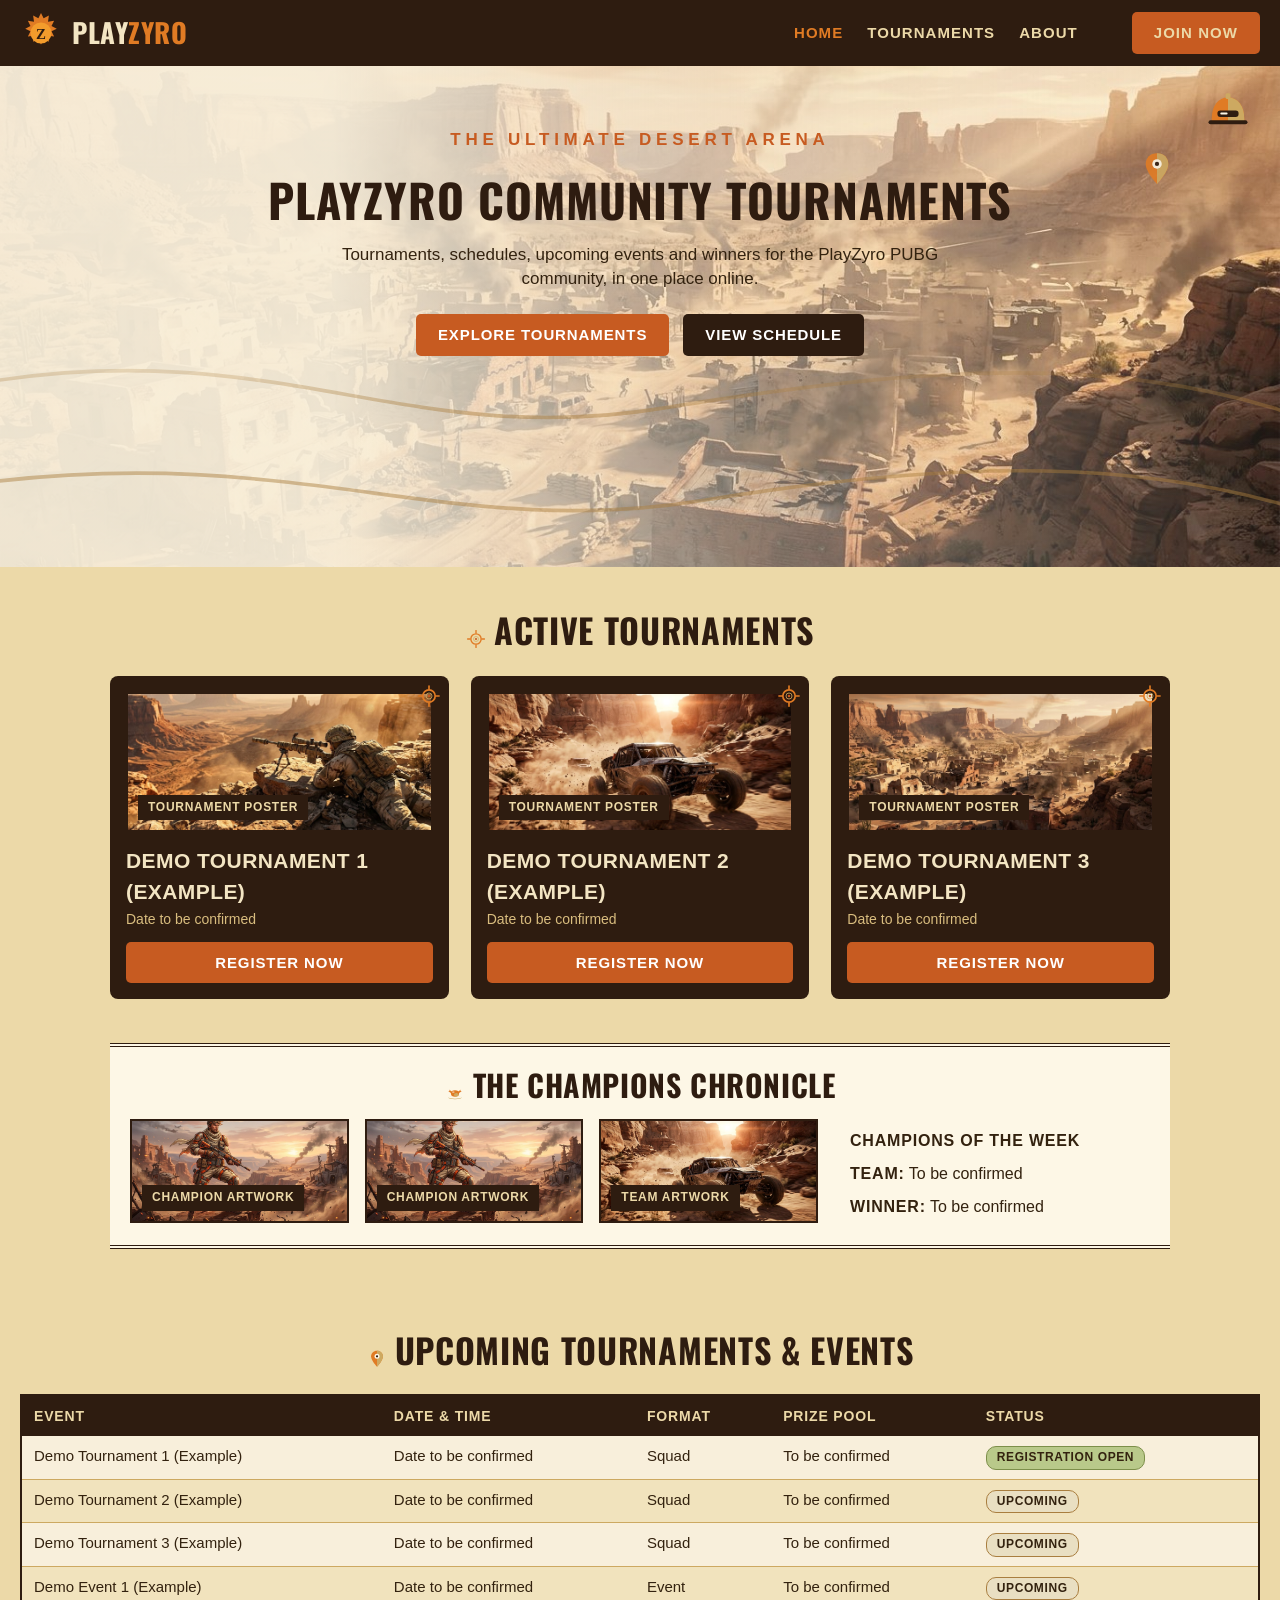
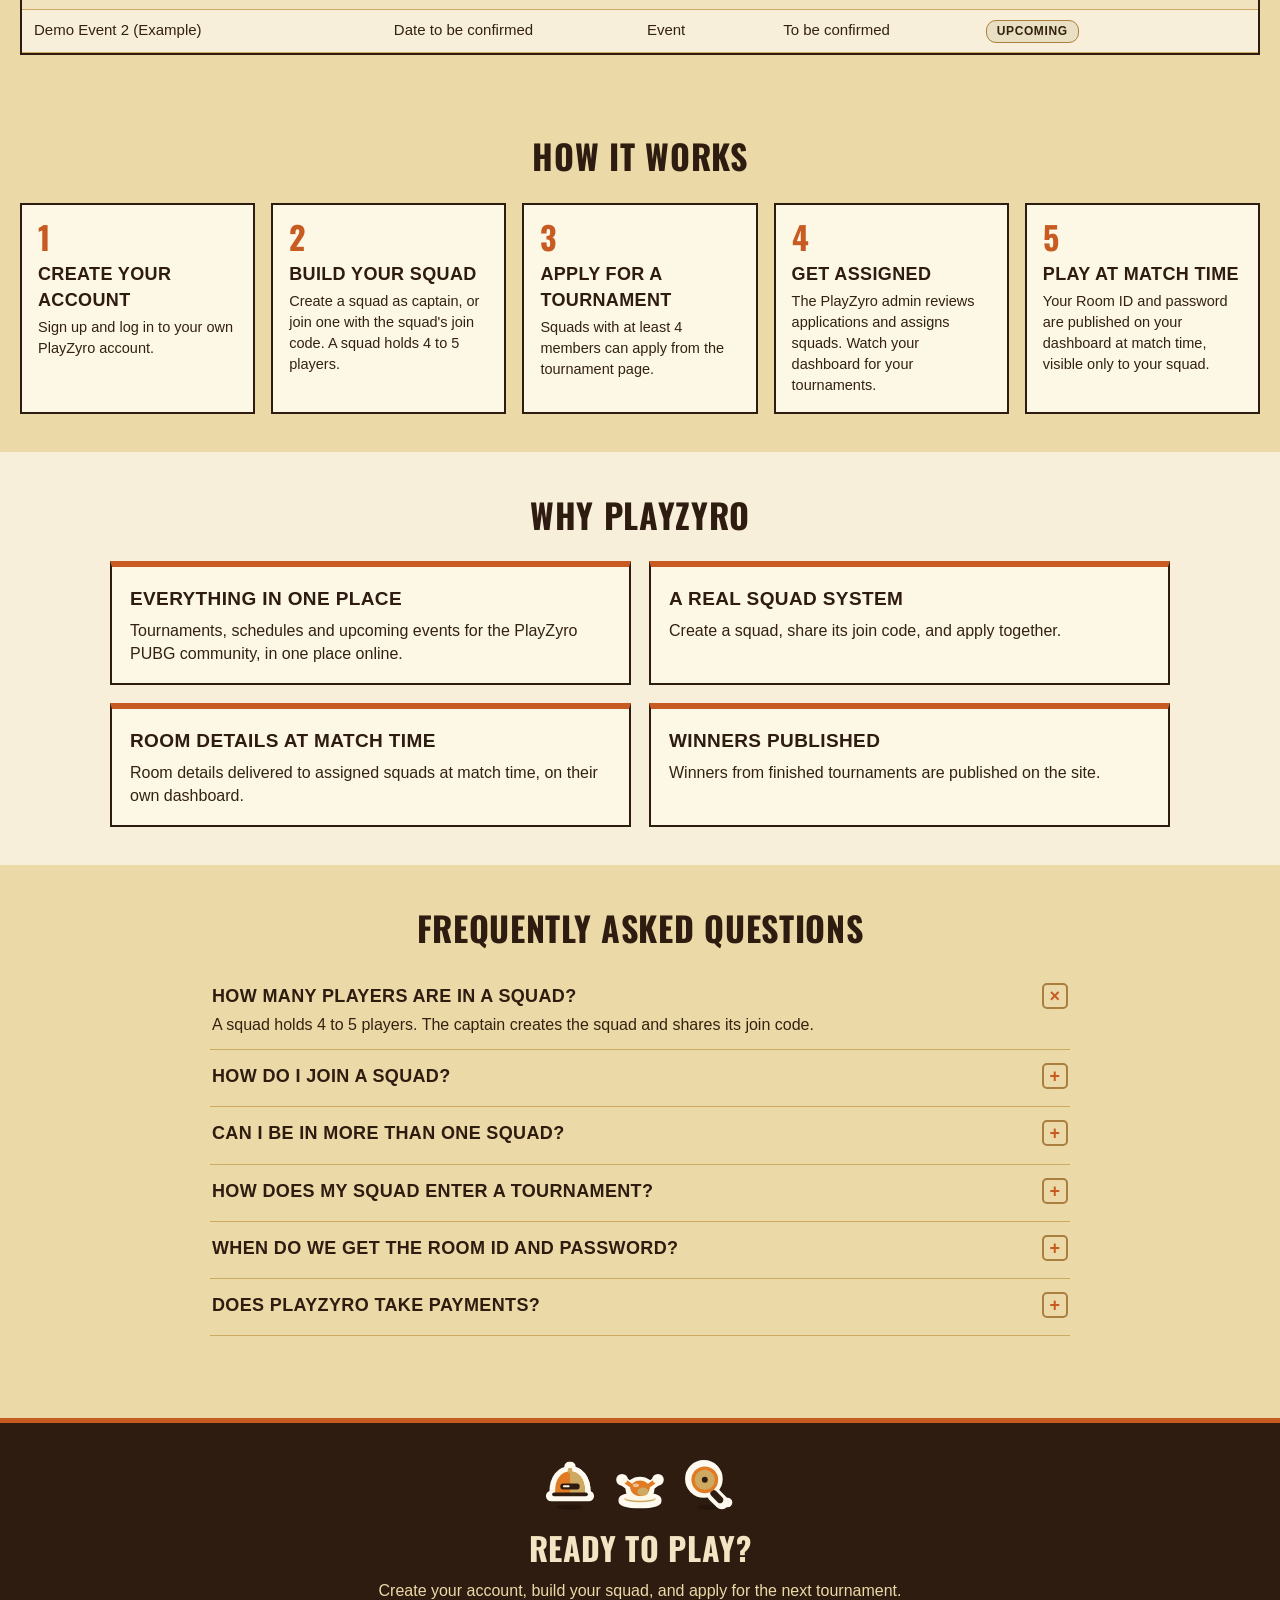
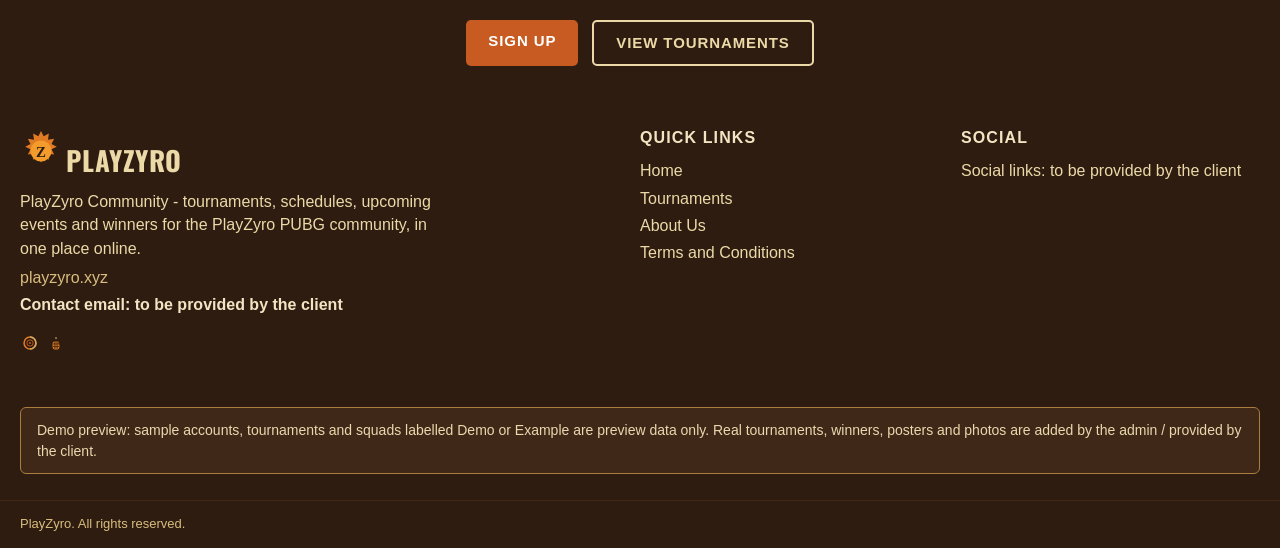
<file: index.html>
<!DOCTYPE html>
<html lang="en"><head><meta charset="utf-8"><meta name="viewport" content="width=device-width, initial-scale=1">
<title>Home - PlayZyro</title><link rel="icon" href="data:image/svg+xml,%3Csvg xmlns='http://www.w3.org/2000/svg' viewBox='0 0 32 32'%3E%3Ccircle cx='16' cy='16' r='11' fill='%23e07b24'/%3E%3Ctext x='16' y='22' font-size='15' font-family='Georgia' font-weight='bold' text-anchor='middle' fill='%232e1c10'%3EZ%3C/text%3E%3C/svg%3E">
<link rel="preconnect" href="https://fonts.googleapis.com"><link rel="preconnect" href="https://fonts.gstatic.com" crossorigin><link href="https://fonts.googleapis.com/css2?family=Oswald:wght@500;600;700&display=swap" rel="stylesheet"><link rel="stylesheet" href="assets/css/style.css?v=2026-11-20l">
<script>window.PZ_VARIANT='v3';</script>
<script src="assets/js/app.js?v=2026-11-20l"></script>
</head><body>
<header class="site-header dark"><div class="header-in"><a class="logo" href="index.html" aria-label="PlayZyro home">
<svg width="42" height="42" viewBox="0 0 48 48" aria-hidden="true"><g fill="#e07b24"><path d="M24 1l3 6 6-3-1 7 7-1-3 6 6 3-6 3 3 6-7-1 1 7-6-3-3 6-3-6-6 3 1-7-7 1 3-6-6-3 6-3-3-6 7 1-1-7 6 3z"/><circle cx="24" cy="24" r="12" fill="#f39c2c"/></g><text x="24" y="31" font-size="17" font-family="Georgia,serif" font-weight="bold" text-anchor="middle" fill="#2e1c10">Z</text></svg>
<span class="word">PLAY<b>ZYRO</b></span></a>
<nav class="mainnav"><a href="index.html" class="active">Home</a><a href="tournaments.html">Tournaments</a><a href="about.html">About</a><a href="dashboard.html" data-nav-dash>Dashboard</a><a href="admin.html" data-nav-admin>Admin Panel</a><span class="userchip" data-user-chip></span><a class="btn joinbtn" href="auth.html">Join Now</a></nav><button class="burger" type="button" data-burger aria-label="Open menu" aria-expanded="false" aria-controls="site-drawer"><span></span><span></span><span></span></button></div></header><div class="drawer-backdrop" data-drawer-close></div><aside class="drawer" id="site-drawer" aria-hidden="true"><div class="drawer-head"><span class="drawer-title">Menu</span><button class="drawer-x" type="button" data-drawer-close aria-label="Close menu">&times;</button></div><nav class="drawer-nav"><a href="index.html">Home</a><a href="tournaments.html">Tournaments</a><a href="about.html">About</a><a href="dashboard.html" data-nav-dash>Dashboard</a><a href="admin.html" data-nav-admin>Admin Panel</a><span class="userchip" data-user-chip></span><div class="drawer-auth"><a class="btn joinbtn" href="auth.html">Sign Up</a><a class="btn dark joinbtn" href="auth.html">Log In</a></div></nav></aside>

<section class="hero"><svg class="pz-hero-ic pz-h1" aria-hidden="true"><use href="assets/img/pz-icons.svg#pz-helmet"/></svg><svg class="pz-hero-ic pz-h2" aria-hidden="true"><use href="assets/img/pz-icons.svg#pz-pin"/></svg><svg class="topo" width="100%" height="100%" preserveAspectRatio="none" viewBox="0 0 1200 300" aria-hidden="true"><g fill="none" stroke="#a97e3f" stroke-width="1.4" opacity="0.55"><path d="M-20 40 C200 10 320 90 560 60 S 1000 20 1240 70"/><path d="M-20 80 C220 50 340 130 580 100 S 1020 60 1240 110"/><path d="M-20 130 C240 100 360 180 600 150 S 1040 110 1240 160"/><path d="M-20 190 C260 160 380 230 620 205 S 1060 170 1240 215"/><path d="M-20 250 C280 225 420 285 660 260 S 1080 235 1240 270"/></g></svg>
<p class="hero-kicker">The Ultimate Desert Arena</p>
<h1><span class="l2">PlayZyro Community Tournaments</span></h1>
<p>Tournaments, schedules, upcoming events and winners for the PlayZyro PUBG community, in one place online.</p>
<div class="cta"><a class="btn" href="tournaments.html">Explore Tournaments</a><a class="btn dark" href="tournaments.html#schedule">View Schedule</a></div>
<svg class="dunes" viewBox="0 0 1200 170" preserveAspectRatio="none" aria-hidden="true"><path d="M0 170 L0 126 L210 126 L252 82 L486 82 L528 126 L780 126 L820 92 L1050 92 L1090 126 L1200 126 L1200 170 Z" fill="#d09a4e" opacity=".7"/><path d="M0 170 L0 110 L90 110 L120 55 L300 55 L330 110 L520 110 L520 170 Z" fill="#d9a860"/><path d="M430 170 L430 120 L560 120 L600 70 L760 70 L800 120 L950 120 L950 170 Z" fill="#c98f45"/><path d="M830 170 L830 105 L920 105 L950 60 L1110 60 L1145 105 L1200 105 L1200 170 Z" fill="#d9a860"/><path d="M0 170 C260 140 480 165 720 148 C940 133 1080 152 1200 142 L1200 170 Z" fill="#b97e35"/></svg></section>
<section class="section"><div class="wrap">
<h2><svg class="pz-ic" aria-hidden="true"><use href="assets/img/pz-icons.svg#pz-crosshair"/></svg>Active Tournaments</h2>
<div class="cards3" id="home-tournaments"></div>
</div></section>
<section class="section" style="padding-top:6px"><div class="newsstrip">
<h2><svg class="pz-ic" aria-hidden="true"><use href="assets/img/pz-icons.svg#pz-chicken"/></svg>The Champions Chronicle</h2>
<div class="strip-flex">
<div class="strip-row" id="champ-strip">
<div class="art-photo has-art"><img class="pz-art" src="assets/img/art-champion.jpg" alt=""><span class="art-tag">Champion Artwork</span></div>
<div class="art-photo has-art"><img class="pz-art" src="assets/img/art-champion.jpg" alt=""><span class="art-tag">Champion Artwork</span></div>
<div class="art-team has-art"><img class="pz-art" src="assets/img/art-poster-b.jpg" alt=""><span class="art-tag">Team Artwork</span></div>
</div>
<div class="strip-cell"><span class="cap">Champions of the Week</span><span class="win-line"><span class="wl-label">Team:</span> To be confirmed</span><span class="win-line"><span class="wl-label">Winner:</span> To be confirmed</span></div>
</div>
<div class="strip-nav"><button type="button" id="strip-prev" aria-label="Previous">&larr;</button><button type="button" id="strip-next" aria-label="Next">&rarr;</button></div>
</div></section>
<section class="section"><div class="wrap">
<h2><svg class="pz-ic" aria-hidden="true"><use href="assets/img/pz-icons.svg#pz-pin"/></svg>Upcoming Tournaments &amp; Events</h2>
<div class="tablewrap stack-table" style="margin-top:20px"><table><thead><tr><th>Event</th><th>Date &amp; Time</th><th>Format</th><th>Prize Pool</th><th>Status</th></tr></thead><tbody id="home-upcoming"></tbody></table></div>
</div></section>
<section class="section"><div class="wrap"><h2>How It Works</h2><div class="steps"><div class="step"><div class="num">1</div><h3>Create your account</h3><p>Sign up and log in to your own PlayZyro account.</p></div><div class="step"><div class="num">2</div><h3>Build your squad</h3><p>Create a squad as captain, or join one with the squad's join code. A squad holds 4 to 5 players.</p></div><div class="step"><div class="num">3</div><h3>Apply for a tournament</h3><p>Squads with at least 4 members can apply from the tournament page.</p></div><div class="step"><div class="num">4</div><h3>Get assigned</h3><p>The PlayZyro admin reviews applications and assigns squads. Watch your dashboard for your tournaments.</p></div><div class="step"><div class="num">5</div><h3>Play at match time</h3><p>Your Room ID and password are published on your dashboard at match time, visible only to your squad.</p></div></div></div></section>
<section class="section alt"><div class="wrap"><h2>Why PlayZyro</h2><div class="why-grid"><div class="why-card"><h3>Everything in one place</h3><p>Tournaments, schedules and upcoming events for the PlayZyro PUBG community, in one place online.</p></div><div class="why-card"><h3>A real squad system</h3><p>Create a squad, share its join code, and apply together.</p></div><div class="why-card"><h3>Room details at match time</h3><p>Room details delivered to assigned squads at match time, on their own dashboard.</p></div><div class="why-card"><h3>Winners published</h3><p>Winners from finished tournaments are published on the site.</p></div></div></div></section>
<section class="section"><div class="wrap"><h2>Frequently Asked Questions</h2><div class="faq"><div class="faq-item"><h3>How many players are in a squad?</h3><p>A squad holds 4 to 5 players. The captain creates the squad and shares its join code.</p></div><div class="faq-item"><h3>How do I join a squad?</h3><p>Ask the captain for the squad's join code, then use Join a Squad while logged in.</p></div><div class="faq-item"><h3>Can I be in more than one squad?</h3><p>Each player has one active squad.</p></div><div class="faq-item"><h3>How does my squad enter a tournament?</h3><p>A squad with at least 4 members applies from the tournament page. The admin assigns squads, and assigned squads see the tournament on their dashboard.</p></div><div class="faq-item"><h3>When do we get the Room ID and password?</h3><p>The admin publishes them at match time. They appear on the dashboard of assigned squad members only.</p></div><div class="faq-item"><h3>Does PlayZyro take payments?</h3><p>No. PlayZyro does not take payments, deposits or withdrawals on this site.</p></div></div></div></section>
<section class="cta-band"><div class="wrap"><div class="pz-cluster" aria-hidden="true"><svg class="pz-stk"><use href="assets/img/pz-icons.svg#pz-helmet-s"/></svg><svg class="pz-stk"><use href="assets/img/pz-icons.svg#pz-chicken-s"/></svg><svg class="pz-stk"><use href="assets/img/pz-icons.svg#pz-pan-s"/></svg></div><h2>Ready to Play?</h2><p>Create your account, build your squad, and apply for the next tournament.</p><div class="cta-row"><a class="btn" href="auth.html">Sign Up</a><a class="btn ghost-light" href="tournaments.html">View Tournaments</a></div></div></section>
<footer class="site-footer"><div class="footer-in">
<div><a class="logo" style="margin-bottom:10px" href="index.html" aria-label="PlayZyro home">
<svg width="42" height="42" viewBox="0 0 48 48" aria-hidden="true"><g fill="#e07b24"><path d="M24 1l3 6 6-3-1 7 7-1-3 6 6 3-6 3 3 6-7-1 1 7-6-3-3 6-3-6-6 3 1-7-7 1 3-6-6-3 6-3-3-6 7 1-1-7 6 3z"/><circle cx="24" cy="24" r="12" fill="#f39c2c"/></g><text x="24" y="31" font-size="17" font-family="Georgia,serif" font-weight="bold" text-anchor="middle" fill="#2e1c10">Z</text></svg>
<span class="word">PLAY<b>ZYRO</b></span></a><p style="margin:6px 0;max-width:420px">PlayZyro Community - tournaments, schedules, upcoming events and winners for the PlayZyro PUBG community, in one place online.</p><p style="margin:4px 0;color:var(--tan)">playzyro.xyz</p><p class="foot-contact">Contact email: to be provided by the client</p><p class="pz-foot" aria-hidden="true"><svg class="pz-ic"><use href="assets/img/pz-icons.svg#pz-zone"/></svg><svg class="pz-ic"><use href="assets/img/pz-icons.svg#pz-grenade"/></svg></p></div>
<div><h4>Quick Links</h4><a href="index.html">Home</a><a href="tournaments.html">Tournaments</a><a href="about.html">About Us</a><a href="terms.html">Terms and Conditions</a></div>
<div><h4>Social</h4><p style="margin:4px 0">Social links: to be provided by the client</p></div>
<p class="demo-note">Demo preview: sample accounts, tournaments and squads labelled Demo or Example are preview data only. Real tournaments, winners, posters and photos are added by the admin / provided by the client.</p>
</div><div class="footer-bottom">PlayZyro. All rights reserved.</div></footer>
<script>
(function(){var u=PZ.session();document.querySelectorAll('[data-nav-dash]').forEach(function(e){e.style.display=u?'':'none';});document.querySelectorAll('[data-nav-admin]').forEach(function(e){e.style.display=(u&&u.role==='admin')?'':'none';});document.querySelectorAll('.joinbtn').forEach(function(e){e.style.display=u?'none':'';});})();
</script>
<script>
function tCard(t,i){return '<article class="tcard"><svg class="pz-corner" aria-hidden="true"><use href="assets/img/pz-icons.svg#pz-crosshair"/></svg><div class="art-poster has-art"><img class="pz-art" src="'+PZ.posterFor(i)+'" alt=""><span class="art-tag">Tournament Poster</span></div><h3>'+PZ.esc(t.name)+'</h3><div class="date">'+PZ.esc(t.dateText)+(t.timeText?' - '+PZ.esc(t.timeText):'')+'</div><a class="btn" href="tournament.html?id='+t.id+'">Register Now</a></article>';}
document.getElementById('home-tournaments').innerHTML = PZ.db.tournaments.map(tCard).join('');
var rows = PZ.db.tournaments.map(function(t,i){return '<tr'+(i%2?' class="alt"':'')+'><td data-label="Event">'+PZ.esc(t.name)+'</td><td data-label="Date &amp; Time">'+PZ.esc(t.dateText)+'</td><td data-label="Format">'+PZ.esc(t.mode||'Squad')+'</td><td data-label="Prize Pool">To be confirmed</td><td data-label="Status"><span class="status'+(t.status==='Registration Open'?' open':'')+'">'+PZ.esc(t.status)+'</span></td></tr>';});
PZ.db.events.forEach(function(e,i){rows.push('<tr'+((PZ.db.tournaments.length+i)%2?' class="alt"':'')+'><td data-label="Event">'+PZ.esc(e.title)+'</td><td data-label="Date &amp; Time">'+PZ.esc(e.dateText)+'</td><td data-label="Format">Event</td><td data-label="Prize Pool">To be confirmed</td><td data-label="Status"><span class="status">Upcoming</span></td></tr>');});
document.getElementById('home-upcoming').innerHTML = rows.join('') || '<tr><td colspan="5">No tournaments or events yet. The admin adds them in the admin panel.</td></tr>';
var strip=document.getElementById('champ-strip');
document.getElementById('strip-prev').addEventListener('click',function(){strip.scrollBy({left:-240});});
document.getElementById('strip-next').addEventListener('click',function(){strip.scrollBy({left:240});});
(function(){var nav=document.querySelector('.strip-nav');if(!nav||!strip)return;function vis(){nav.style.display=(strip.scrollWidth>strip.clientWidth+4)?'':'none';}vis();window.addEventListener('resize',vis);window.addEventListener('load',vis);})();
</script>
</body></html>
</file>
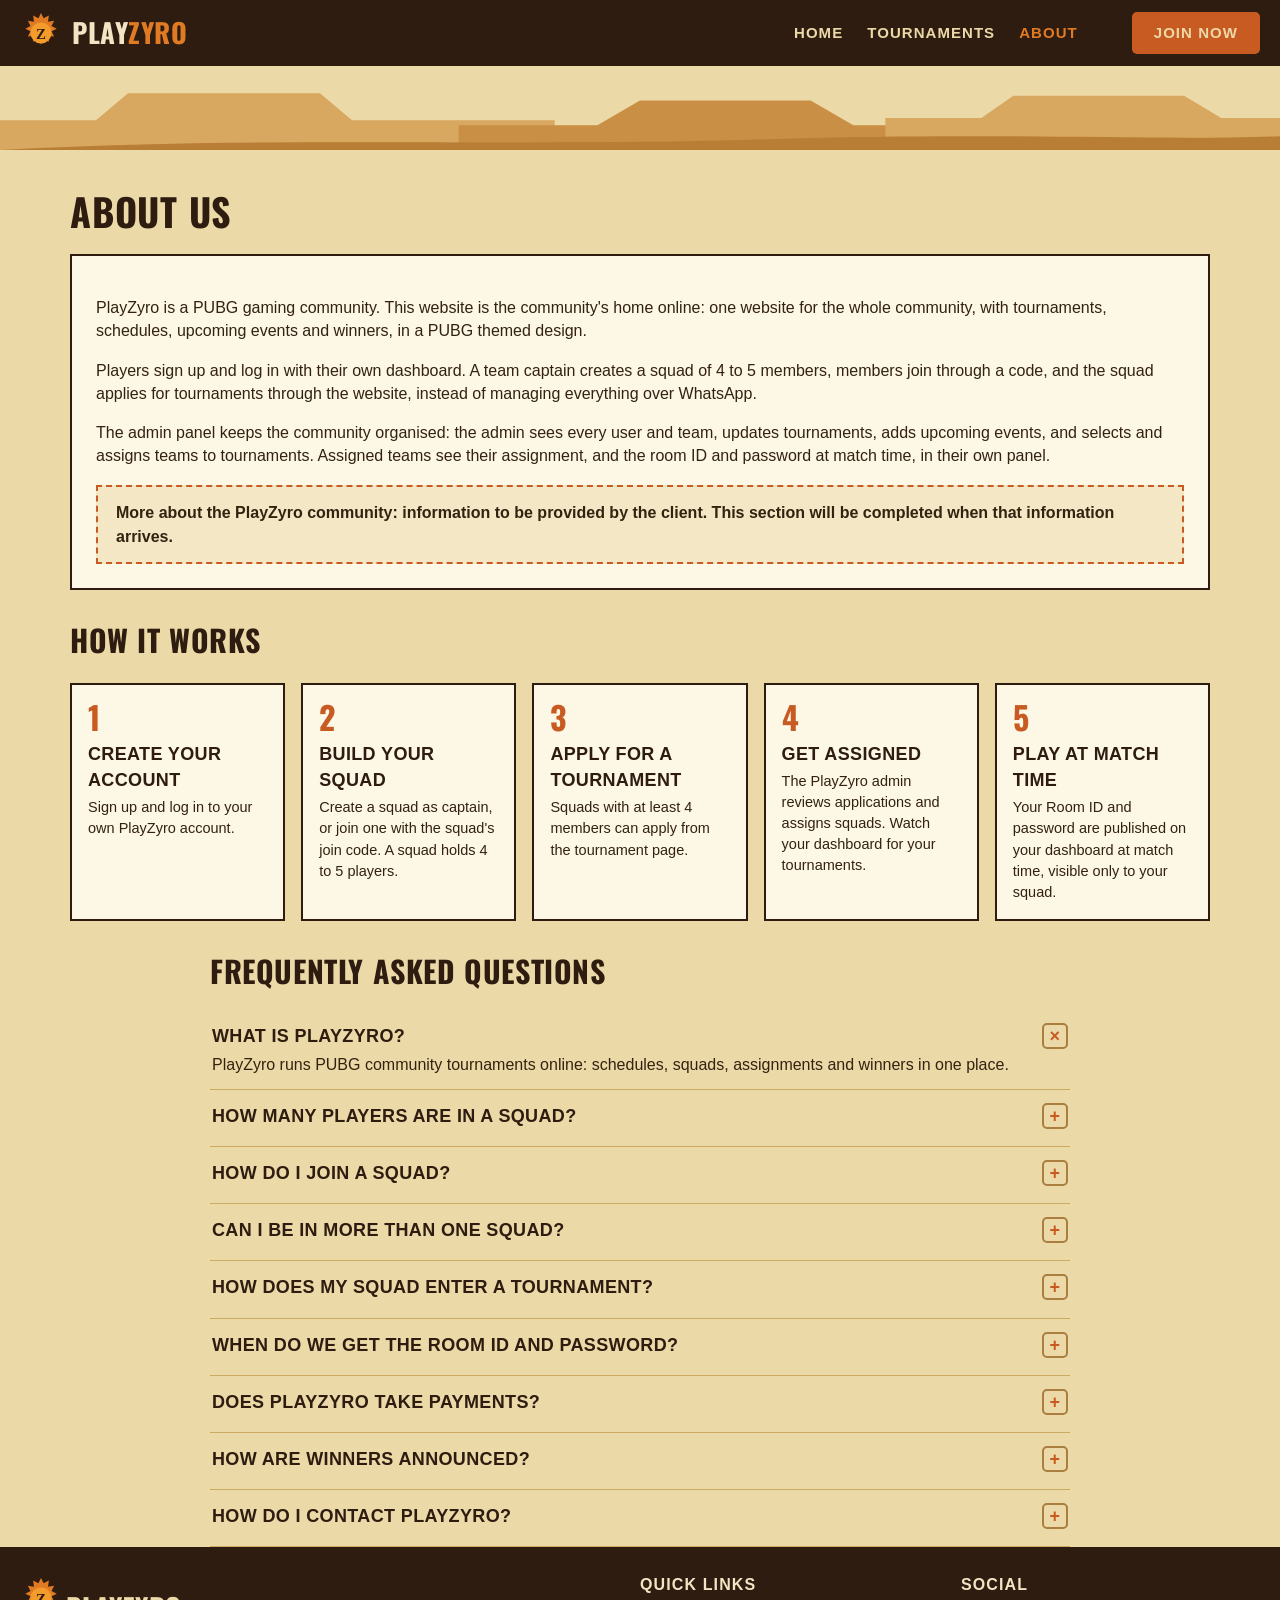
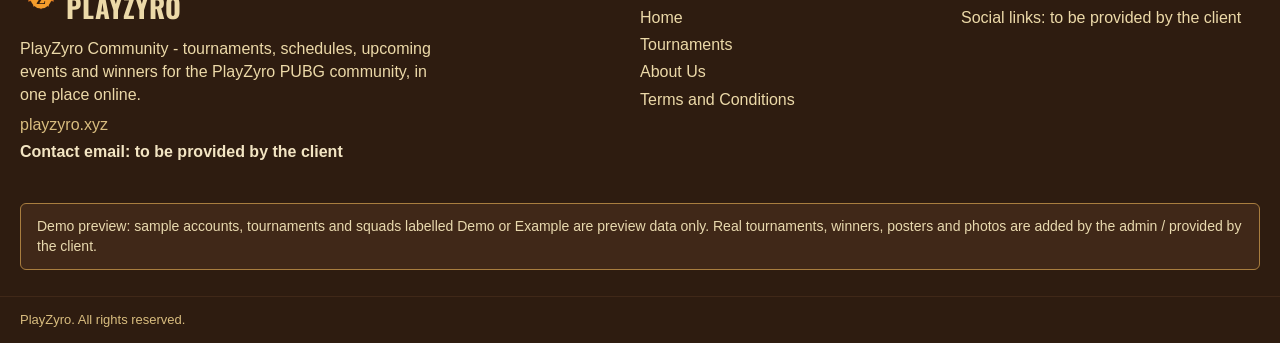
<file: about.html>
<!DOCTYPE html>
<html lang="en"><head><meta charset="utf-8"><meta name="viewport" content="width=device-width, initial-scale=1">
<title>About Us - PlayZyro</title><link rel="icon" href="data:image/svg+xml,%3Csvg xmlns='http://www.w3.org/2000/svg' viewBox='0 0 32 32'%3E%3Ccircle cx='16' cy='16' r='11' fill='%23e07b24'/%3E%3Ctext x='16' y='22' font-size='15' font-family='Georgia' font-weight='bold' text-anchor='middle' fill='%232e1c10'%3EZ%3C/text%3E%3C/svg%3E">
<link rel="preconnect" href="https://fonts.googleapis.com"><link rel="preconnect" href="https://fonts.gstatic.com" crossorigin><link href="https://fonts.googleapis.com/css2?family=Oswald:wght@500;600;700&display=swap" rel="stylesheet"><link rel="stylesheet" href="assets/css/style.css?v=2026-11-20l">
<script>window.PZ_VARIANT='v3';</script>
<script src="assets/js/app.js?v=2026-11-20l"></script>
</head><body>
<header class="site-header dark"><div class="header-in"><a class="logo" href="index.html" aria-label="PlayZyro home">
<svg width="42" height="42" viewBox="0 0 48 48" aria-hidden="true"><g fill="#e07b24"><path d="M24 1l3 6 6-3-1 7 7-1-3 6 6 3-6 3 3 6-7-1 1 7-6-3-3 6-3-6-6 3 1-7-7 1 3-6-6-3 6-3-3-6 7 1-1-7 6 3z"/><circle cx="24" cy="24" r="12" fill="#f39c2c"/></g><text x="24" y="31" font-size="17" font-family="Georgia,serif" font-weight="bold" text-anchor="middle" fill="#2e1c10">Z</text></svg>
<span class="word">PLAY<b>ZYRO</b></span></a>
<nav class="mainnav"><a href="index.html">Home</a><a href="tournaments.html">Tournaments</a><a href="about.html" class="active">About</a><a href="dashboard.html" data-nav-dash>Dashboard</a><a href="admin.html" data-nav-admin>Admin Panel</a><span class="userchip" data-user-chip></span><a class="btn joinbtn" href="auth.html">Join Now</a></nav><button class="burger" type="button" data-burger aria-label="Open menu" aria-expanded="false" aria-controls="site-drawer"><span></span><span></span><span></span></button></div></header><div class="drawer-backdrop" data-drawer-close></div><aside class="drawer" id="site-drawer" aria-hidden="true"><div class="drawer-head"><span class="drawer-title">Menu</span><button class="drawer-x" type="button" data-drawer-close aria-label="Close menu">&times;</button></div><nav class="drawer-nav"><a href="index.html">Home</a><a href="tournaments.html">Tournaments</a><a href="about.html">About</a><a href="dashboard.html" data-nav-dash>Dashboard</a><a href="admin.html" data-nav-admin>Admin Panel</a><span class="userchip" data-user-chip></span><div class="drawer-auth"><a class="btn joinbtn" href="auth.html">Sign Up</a><a class="btn dark joinbtn" href="auth.html">Log In</a></div></nav></aside>

<svg class="mesa-strip" viewBox="0 0 1200 170" preserveAspectRatio="none" aria-hidden="true"><path d="M0 170 L0 110 L90 110 L120 55 L300 55 L330 110 L520 110 L520 170 Z" fill="#d9a860"/><path d="M430 170 L430 120 L560 120 L600 70 L760 70 L800 120 L950 120 L950 170 Z" fill="#c98f45"/><path d="M830 170 L830 105 L920 105 L950 60 L1110 60 L1145 105 L1200 105 L1200 170 Z" fill="#d9a860"/><path d="M0 170 C260 140 480 165 720 148 C940 133 1080 152 1200 142 L1200 170 Z" fill="#b97e35"/></svg>
<div class="content std"><h1>About Us</h1><div class="card">
<p>PlayZyro is a PUBG gaming community. This website is the community's home online: one website for the whole community, with tournaments, schedules, upcoming events and winners, in a PUBG themed design.</p>
<p>Players sign up and log in with their own dashboard. A team captain creates a squad of 4 to 5 members, members join through a code, and the squad applies for tournaments through the website, instead of managing everything over WhatsApp.</p>
<p>The admin panel keeps the community organised: the admin sees every user and team, updates tournaments, adds upcoming events, and selects and assigns teams to tournaments. Assigned teams see their assignment, and the room ID and password at match time, in their own panel.</p>
<div class="gapbox">More about the PlayZyro community: information to be provided by the client. This section will be completed when that information arrives.</div>
</div></div>
<div class="content std r2-block"><h2>How It Works</h2><div class="steps"><div class="step"><div class="num">1</div><h3>Create your account</h3><p>Sign up and log in to your own PlayZyro account.</p></div><div class="step"><div class="num">2</div><h3>Build your squad</h3><p>Create a squad as captain, or join one with the squad's join code. A squad holds 4 to 5 players.</p></div><div class="step"><div class="num">3</div><h3>Apply for a tournament</h3><p>Squads with at least 4 members can apply from the tournament page.</p></div><div class="step"><div class="num">4</div><h3>Get assigned</h3><p>The PlayZyro admin reviews applications and assigns squads. Watch your dashboard for your tournaments.</p></div><div class="step"><div class="num">5</div><h3>Play at match time</h3><p>Your Room ID and password are published on your dashboard at match time, visible only to your squad.</p></div></div></div>
<div class="content std r2-block"><h2>Frequently Asked Questions</h2><div class="faq"><div class="faq-item"><h3>What is PlayZyro?</h3><p>PlayZyro runs PUBG community tournaments online: schedules, squads, assignments and winners in one place.</p></div><div class="faq-item"><h3>How many players are in a squad?</h3><p>A squad holds 4 to 5 players. The captain creates the squad and shares its join code.</p></div><div class="faq-item"><h3>How do I join a squad?</h3><p>Ask the captain for the squad's join code, then use Join a Squad while logged in.</p></div><div class="faq-item"><h3>Can I be in more than one squad?</h3><p>Each player has one active squad.</p></div><div class="faq-item"><h3>How does my squad enter a tournament?</h3><p>A squad with at least 4 members applies from the tournament page. The admin assigns squads, and assigned squads see the tournament on their dashboard.</p></div><div class="faq-item"><h3>When do we get the Room ID and password?</h3><p>The admin publishes them at match time. They appear on the dashboard of assigned squad members only.</p></div><div class="faq-item"><h3>Does PlayZyro take payments?</h3><p>No. PlayZyro does not take payments, deposits or withdrawals on this site.</p></div><div class="faq-item"><h3>How are winners announced?</h3><p>Winners from finished tournaments are published in the winners section on this site.</p></div><div class="faq-item"><h3>How do I contact PlayZyro?</h3><p>Contact email: to be provided by the client.</p></div></div></div>
<footer class="site-footer"><div class="footer-in">
<div><a class="logo" style="margin-bottom:10px" href="index.html" aria-label="PlayZyro home">
<svg width="42" height="42" viewBox="0 0 48 48" aria-hidden="true"><g fill="#e07b24"><path d="M24 1l3 6 6-3-1 7 7-1-3 6 6 3-6 3 3 6-7-1 1 7-6-3-3 6-3-6-6 3 1-7-7 1 3-6-6-3 6-3-3-6 7 1-1-7 6 3z"/><circle cx="24" cy="24" r="12" fill="#f39c2c"/></g><text x="24" y="31" font-size="17" font-family="Georgia,serif" font-weight="bold" text-anchor="middle" fill="#2e1c10">Z</text></svg>
<span class="word">PLAY<b>ZYRO</b></span></a><p style="margin:6px 0;max-width:420px">PlayZyro Community - tournaments, schedules, upcoming events and winners for the PlayZyro PUBG community, in one place online.</p><p style="margin:4px 0;color:var(--tan)">playzyro.xyz</p><p class="foot-contact">Contact email: to be provided by the client</p></div>
<div><h4>Quick Links</h4><a href="index.html">Home</a><a href="tournaments.html">Tournaments</a><a href="about.html">About Us</a><a href="terms.html">Terms and Conditions</a></div>
<div><h4>Social</h4><p style="margin:4px 0">Social links: to be provided by the client</p></div>
<p class="demo-note">Demo preview: sample accounts, tournaments and squads labelled Demo or Example are preview data only. Real tournaments, winners, posters and photos are added by the admin / provided by the client.</p>
</div><div class="footer-bottom">PlayZyro. All rights reserved.</div></footer>
<script>
(function(){var u=PZ.session();document.querySelectorAll('[data-nav-dash]').forEach(function(e){e.style.display=u?'':'none';});document.querySelectorAll('[data-nav-admin]').forEach(function(e){e.style.display=(u&&u.role==='admin')?'':'none';});document.querySelectorAll('.joinbtn').forEach(function(e){e.style.display=u?'none':'';});})();
</script>

</body></html>
</file>
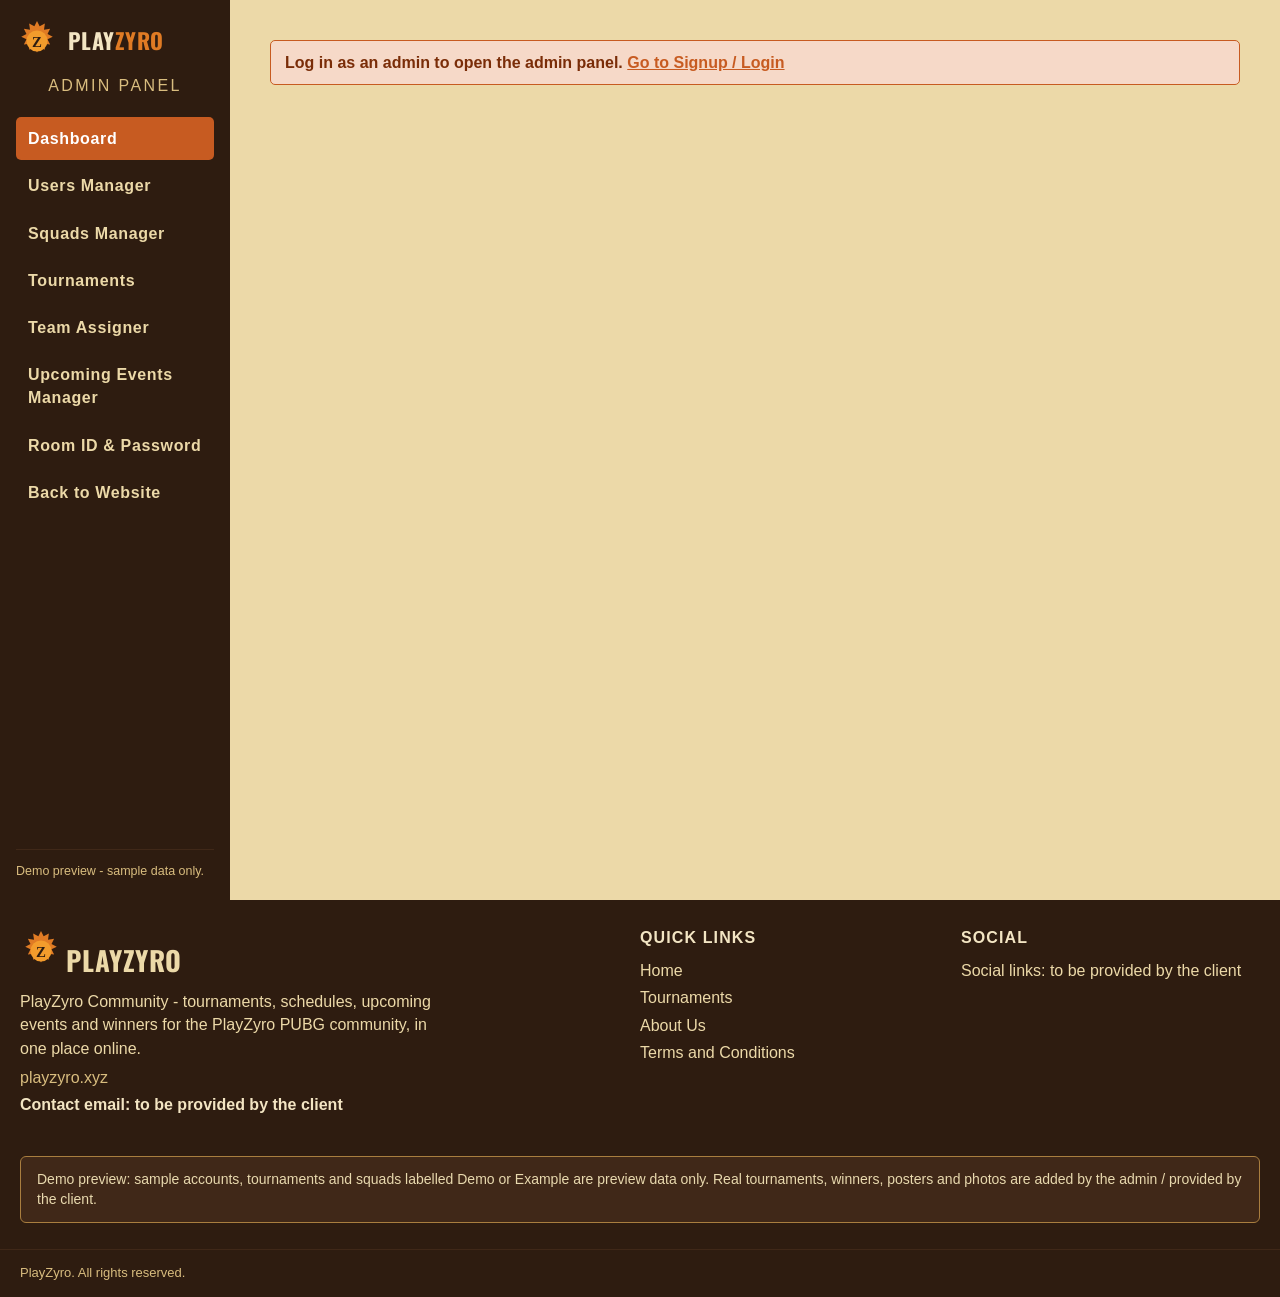
<file: admin.html>
<!DOCTYPE html>
<html lang="en"><head><meta charset="utf-8"><meta name="viewport" content="width=device-width, initial-scale=1">
<title>Admin Panel - PlayZyro</title><link rel="icon" href="data:image/svg+xml,%3Csvg xmlns='http://www.w3.org/2000/svg' viewBox='0 0 32 32'%3E%3Ccircle cx='16' cy='16' r='11' fill='%23e07b24'/%3E%3Ctext x='16' y='22' font-size='15' font-family='Georgia' font-weight='bold' text-anchor='middle' fill='%232e1c10'%3EZ%3C/text%3E%3C/svg%3E">
<link rel="preconnect" href="https://fonts.googleapis.com"><link rel="preconnect" href="https://fonts.gstatic.com" crossorigin><link href="https://fonts.googleapis.com/css2?family=Oswald:wght@500;600;700&display=swap" rel="stylesheet"><link rel="stylesheet" href="assets/css/style.css?v=2026-11-20l">
<script>window.PZ_VARIANT='v3';</script>
<script src="assets/js/app.js?v=2026-11-20l"></script>
</head><body>

<div class="admin-shell">
<aside class="admin-side"><a class="logo" href="index.html" aria-label="PlayZyro home">
<svg width="42" height="42" viewBox="0 0 48 48" aria-hidden="true"><g fill="#e07b24"><path d="M24 1l3 6 6-3-1 7 7-1-3 6 6 3-6 3 3 6-7-1 1 7-6-3-3 6-3-6-6 3 1-7-7 1 3-6-6-3 6-3-3-6 7 1-1-7 6 3z"/><circle cx="24" cy="24" r="12" fill="#f39c2c"/></g><text x="24" y="31" font-size="17" font-family="Georgia,serif" font-weight="bold" text-anchor="middle" fill="#2e1c10">Z</text></svg>
<span class="word">PLAY<b>ZYRO</b></span></a>
<div class="ap-label">ADMIN PANEL</div>
<nav>
<a href="#top" class="active">Dashboard</a>
<a href="#users">Users Manager</a>
<a href="#squads">Squads Manager</a>
<a href="#tournaments">Tournaments</a>
<a href="#assigner">Team Assigner</a>
<a href="#events">Upcoming Events Manager</a>
<a href="#room">Room ID &amp; Password</a>
<a href="index.html">Back to Website</a>
</nav><p class="side-note">Demo preview - sample data only.</p></aside>
<main class="admin-main" id="top">
<div id="admin-guard"></div>
<div id="admin-content" style="display:none">
<div class="admin-top">
<div class="searchbox"><input id="a-search" type="search" placeholder="Search users..."></div>
<div class="countbox"><div class="num" id="a-usercount">0</div><div class="lbl">Total Users</div></div>
<div class="countbox"><div class="num" id="a-squadcount">0</div><div class="lbl">Registered Squads</div></div>
<span class="bell-wrap"><button class="iconbtn" type="button" id="a-bell" aria-label="Notifications"><svg width="16" height="16" viewBox="0 0 24 24" fill="currentColor" aria-hidden="true"><path d="M12 22c1.1 0 2-.9 2-2h-4c0 1.1.9 2 2 2zm6-6v-5c0-3.07-1.63-5.64-4.5-6.32V4c0-.83-.67-1.5-1.5-1.5S10.5 3.17 10.5 4v.68C7.64 5.36 6 7.92 6 11v5l-2 2v1h16v-1l-2-2z"/></svg></button><span class="bell-note" id="a-bell-note" style="display:none">No notifications</span></span>
<span class="userchip" data-user-chip></span>
</div>
<div class="admin-grid">
<section class="admin-card" id="users"><h2>Users Manager</h2><p class="scroll-hint">Scroll sideways to see the full table</p><div class="tablewrap" style="border:0"><table><thead><tr><th>User - Username</th><th>Email</th><th>Role</th><th>Status</th><th>Actions</th></tr></thead><tbody id="a-users"></tbody></table></div>
<form class="admin-form" id="uf-form" style="display:none;margin-top:16px"><h3>Edit User</h3>
<input type="hidden" id="uf-id">
<div class="field"><label for="uf-name">Display name</label><input id="uf-name" required></div>
<div id="uf-msg"></div><button class="btn small" type="submit">Save User</button> <button class="btn small dark" type="button" id="uf-cancel">Cancel</button></form></section>
<section class="admin-card" id="squads"><h2>Squads Manager</h2><p class="scroll-hint">Scroll sideways to see the full table</p><div class="tablewrap" style="border:0"><table><thead><tr><th>Squad Name</th><th>Leader</th><th>Members</th><th>Status</th><th>Preview</th></tr></thead><tbody id="a-squads"></tbody></table></div></section>
<section class="admin-card" id="tournaments"><h2>Tournaments Manager</h2>
<div class="tcards" id="a-tournaments"></div>
<form class="admin-form" id="tf-form" style="margin-top:16px"><h3 id="tf-title">Create New Tournament</h3>
<input type="hidden" id="tf-id">
<div class="field"><label for="tf-name">Tournament Name</label><input id="tf-name" required></div>
<div class="row2"><div class="field"><label for="tf-date">Date</label><input id="tf-date" placeholder="Date to be confirmed"></div>
<div class="field"><label for="tf-mode">Format</label><input id="tf-mode" value="Squad"></div></div>
<div class="field"><label for="tf-status">Status</label><select id="tf-status"><option>Registration Open</option><option>Upcoming</option><option>Closed</option></select></div>
<div id="tf-msg"></div><button class="btn small" type="submit">Save Tournament</button> <button class="btn small dark" type="button" id="tf-reset">New</button></form></section>
<section class="admin-card" id="assigner"><h2>Team Assigner</h2>
<form class="admin-form" id="as-form">
<div class="field"><label for="as-tournament">Select a Tournament</label><select id="as-tournament"></select></div>
<div class="field"><label>Squads</label><div class="assign-list" id="as-squads"></div></div>
<div id="as-msg"></div><button class="btn dark" type="submit">Assign Selected Squads</button></form>
<h3 style="margin-top:18px">Current Assignments</h3><ul id="as-list" style="margin:0;padding-left:18px"></ul>
<div class="art-team has-art" id="assign-strip" style="min-height:64px;margin-top:14px"><img class="pz-art" src="assets/img/art-poster-b.jpg" alt=""><span class="art-tag">Team Artwork</span></div></section>
<section class="admin-card" id="events"><h2>Upcoming Events Manager</h2>
<ul class="timeline" id="a-events"></ul>
<form class="admin-form" id="ef-form" style="margin-top:14px"><div class="row2">
<div class="field"><label for="ef-title">Event Title</label><input id="ef-title" required></div>
<div class="field"><label for="ef-date">Event Date</label><input id="ef-date" placeholder="Date to be confirmed"></div></div>
<button class="btn small" type="submit">Add Event</button></form>
<div class="slot-row"><div><div class="art-poster slot has-art"><img class="pz-art" src="assets/img/art-poster-a.jpg" alt=""><span class="art-tag">Tournament Poster</span></div><p class="slot-cap">Tournament poster slot - to be provided by the client.</p></div><div><div class="art-photo slot has-art"><img class="pz-art" src="assets/img/art-champion.jpg" alt=""><span class="art-tag">Champion Artwork</span></div><p class="slot-cap">Winner photo slot - to be provided by the client.</p></div></div></section>
<section class="admin-card" id="room"><h2>Room ID &amp; Password</h2>
<p>Publish the room for a tournament. Only squads assigned to that tournament will see it, on their own dashboard, at match time.</p>
<form class="admin-form" id="rf-form">
<div class="field"><label for="rf-tournament">Tournament</label><select id="rf-tournament"></select></div>
<div class="row2"><div class="field"><label for="rf-id">Room ID</label><input id="rf-id" required></div>
<div class="field"><label for="rf-pass">Password</label><input id="rf-pass" required></div></div>
<div id="rf-msg"></div><button class="btn" type="submit">Publish Room</button></form>
<ul id="rf-list" style="margin:14px 0 0;padding-left:18px"></ul></section>
</div></div>
</main></div>
<footer class="site-footer"><div class="footer-in">
<div><a class="logo" style="margin-bottom:10px" href="index.html" aria-label="PlayZyro home">
<svg width="42" height="42" viewBox="0 0 48 48" aria-hidden="true"><g fill="#e07b24"><path d="M24 1l3 6 6-3-1 7 7-1-3 6 6 3-6 3 3 6-7-1 1 7-6-3-3 6-3-6-6 3 1-7-7 1 3-6-6-3 6-3-3-6 7 1-1-7 6 3z"/><circle cx="24" cy="24" r="12" fill="#f39c2c"/></g><text x="24" y="31" font-size="17" font-family="Georgia,serif" font-weight="bold" text-anchor="middle" fill="#2e1c10">Z</text></svg>
<span class="word">PLAY<b>ZYRO</b></span></a><p style="margin:6px 0;max-width:420px">PlayZyro Community - tournaments, schedules, upcoming events and winners for the PlayZyro PUBG community, in one place online.</p><p style="margin:4px 0;color:var(--tan)">playzyro.xyz</p><p class="foot-contact">Contact email: to be provided by the client</p></div>
<div><h4>Quick Links</h4><a href="index.html">Home</a><a href="tournaments.html">Tournaments</a><a href="about.html">About Us</a><a href="terms.html">Terms and Conditions</a></div>
<div><h4>Social</h4><p style="margin:4px 0">Social links: to be provided by the client</p></div>
<p class="demo-note">Demo preview: sample accounts, tournaments and squads labelled Demo or Example are preview data only. Real tournaments, winners, posters and photos are added by the admin / provided by the client.</p>
</div><div class="footer-bottom">PlayZyro. All rights reserved.</div></footer>
<script>
var u=PZ.session(), guard=document.getElementById('admin-guard'), content=document.getElementById('admin-content');
if(!u){guard.innerHTML='<div class="msg err" style="margin:20px">Log in as an admin to open the admin panel. <a href="auth.html">Go to Signup / Login</a></div>';}
else if(u.role!=='admin'){guard.innerHTML='<div class="msg err" style="margin:20px">This account is not an admin account. The admin panel is for the PlayZyro admin only.</div>';}
else{content.style.display='';
 function render(){
  document.getElementById('a-usercount').textContent=PZ.db.users.length;
  document.getElementById('a-squadcount').textContent=PZ.db.squads.length;
  var q=(document.getElementById('a-search').value||'').toLowerCase();
  document.getElementById('a-users').innerHTML=PZ.db.users.filter(function(x){return x.username.toLowerCase().indexOf(q)>-1;}).map(function(x){
    var isCap=PZ.db.squads.some(function(s){return s.captainId===x.id;});
    var role=x.role==='admin'?'Admin':(isCap?'Captain':'Member');
    var st=x.status==='Suspended'?'<span class="status">Suspended</span>':'<span class="status open">Active</span>';
    return '<tr><td>'+PZ.esc(x.username)+'</td><td>Email Hidden</td><td>'+role+'</td><td>'+st+'</td><td><button class="iconbtn" type="button" data-edituser="'+x.id+'" aria-label="Edit user"><svg width="14" height="14" viewBox="0 0 24 24" fill="currentColor" aria-hidden="true"><path d="M3 17.25V21h3.75L17.81 9.94l-3.75-3.75L3 17.25zM20.71 7.04a1 1 0 0 0 0-1.41l-2.34-2.34a1 1 0 0 0-1.41 0l-1.83 1.83 3.75 3.75 1.83-1.83z"/></svg></button> <button class="btn small outline" type="button" data-manage="'+x.id+'">Moderate</button></td></tr>';}).join('')||'<tr><td colspan="5">No users found.</td></tr>';
  document.querySelectorAll('[data-manage]').forEach(function(b){b.addEventListener('click',function(){var x=PZ.db.users.find(function(u){return u.id===b.getAttribute('data-manage');});if(!x)return;
    x.status=(x.status==='Suspended')?'Active':'Suspended';PZ.save();render();PZ.toast(x.username+' is now '+x.status+'.');});});
  document.querySelectorAll('[data-edituser]').forEach(function(b){b.addEventListener('click',function(){var x=PZ.db.users.find(function(u){return u.id===b.getAttribute('data-edituser');});if(!x)return;
    document.getElementById('uf-id').value=x.id;document.getElementById('uf-name').value=x.username;document.getElementById('uf-msg').innerHTML='';var f=document.getElementById('uf-form');f.style.display='';f.scrollIntoView();});});
  document.getElementById('a-squads').innerHTML=PZ.db.squads.map(function(s){var c=PZ.user(s.captainId);var sst=(s.status==='Suspended')?'<span class="status">Suspended</span>':'<span class="status open">Active</span>';
    return '<tr><td>'+PZ.esc(s.name)+'</td><td>'+PZ.esc(c?c.username:'-')+'</td><td>'+s.memberIds.length+'/5</td><td>'+sst+'</td><td><span class="mini-frame">Team Photo</span> <button class="btn small outline" type="button" data-sqmod="'+s.id+'">Moderate</button></td></tr>';}).join('')||'<tr><td colspan="5">No squads yet.</td></tr>';
  document.querySelectorAll('[data-sqmod]').forEach(function(b){b.addEventListener('click',function(){var s=PZ.db.squads.find(function(x){return x.id===b.getAttribute('data-sqmod');});if(!s)return;s.status=(s.status==='Suspended')?'Active':'Suspended';PZ.save();render();PZ.toast(s.name+' is now '+s.status+'.');});});
  document.getElementById('a-tournaments').innerHTML=PZ.db.tournaments.map(function(t){
    return '<div class="tcard2"><h3>'+PZ.esc(t.name)+'</h3><div>Date: '+PZ.esc(t.dateText)+'</div><div>Status: '+PZ.esc(t.status)+'</div><div class="art-poster has-art"><img class="pz-art" src="assets/img/art-poster-a.jpg" alt=""><span class="art-tag">Tournament Poster</span></div><div class="tlinks"><button class="tlink" type="button" data-edit="'+t.id+'">Edit Rounds</button><button class="tlink" type="button" data-postpone="'+t.id+'">Postpone</button><button class="tlink" type="button" data-brackets="'+t.id+'">View Brackets</button></div><div class="br-list" id="br-'+t.id+'" style="display:none"></div></div>';}).join('')||'<p>No tournaments yet.</p>';
  document.querySelectorAll('[data-postpone]').forEach(function(b){b.addEventListener('click',function(){var t=PZ.db.tournaments.find(function(x){return x.id===b.getAttribute('data-postpone');});if(!t)return;t.status='Postponed';PZ.save();render();PZ.toast(t.name+' postponed.');});});
  document.querySelectorAll('[data-brackets]').forEach(function(b){b.addEventListener('click',function(){var box=document.getElementById('br-'+b.getAttribute('data-brackets'));if(!box)return;if(box.style.display!=='none'){box.style.display='none';return;}var list=PZ.db.assignments.filter(function(a){return a.tournamentId===b.getAttribute('data-brackets');}).map(function(a){var s=PZ.db.squads.find(function(x){return x.id===a.squadId;});return '<li>'+PZ.esc(s?s.name:'-')+'</li>';}).join('');box.innerHTML='<b>Assigned squads:</b>'+(list?'<ul style="margin:4px 0 0;padding-left:18px">'+list+'</ul>':'<div>No squads assigned yet.</div>');box.style.display='';});});
  document.querySelectorAll('[data-edit]').forEach(function(b){b.addEventListener('click',function(){var t=PZ.db.tournaments.find(function(x){return x.id===b.getAttribute('data-edit');});if(!t)return;
    document.getElementById('tf-id').value=t.id;document.getElementById('tf-name').value=t.name;document.getElementById('tf-date').value=t.dateText;document.getElementById('tf-mode').value=t.mode||'Squad';document.getElementById('tf-status').value=t.status;document.getElementById('tf-title').textContent='Edit Tournament';document.getElementById('tf-form').scrollIntoView();});});
  var opts=PZ.db.tournaments.map(function(t){return '<option value="'+t.id+'">'+PZ.esc(t.name)+'</option>';}).join('');
  document.getElementById('as-tournament').innerHTML=opts;document.getElementById('rf-tournament').innerHTML=opts;
  document.getElementById('as-squads').innerHTML=PZ.db.squads.map(function(s){return '<label><input type="checkbox" name="as-squad" value="'+s.id+'"> '+PZ.esc(s.name)+' ('+s.memberIds.length+'/5)</label>';}).join('')||'<p>No squads yet.</p>';
  document.getElementById('as-list').innerHTML=PZ.db.assignments.map(function(a){var t=PZ.db.tournaments.find(function(x){return x.id===a.tournamentId;});var s=PZ.db.squads.find(function(x){return x.id===a.squadId;});return '<li>'+PZ.esc(s?s.name:'-')+' assigned to '+PZ.esc(t?t.name:'-')+'</li>';}).join('')||'<li>No assignments yet.</li>';
  var astrip=document.getElementById('assign-strip');if(astrip){astrip.style.display=PZ.db.assignments.length?'':'none';}
  document.getElementById('a-events').innerHTML=PZ.db.events.map(function(e){return '<li><b>'+PZ.esc(e.title)+'</b><br>'+PZ.esc(e.dateText)+'</li>';}).join('')||'<li>No events yet.</li>';
  document.getElementById('rf-list').innerHTML=PZ.db.tournaments.map(function(t){var r=PZ.db.rooms[t.id];return '<li>'+PZ.esc(t.name)+': '+(r&&r.published?('Room published (Room ID: '+PZ.esc(r.roomId)+')'):'Room not published - squads see "Reveals at match time"')+'</li>';}).join('');
 }
 render();
 (function(){var bell=document.getElementById('a-bell'),note=document.getElementById('a-bell-note');if(!bell||!note)return;
   bell.addEventListener('click',function(e){e.stopPropagation();note.style.display=(note.style.display==='none')?'':'none';});
   document.addEventListener('click',function(e){if(note.style.display!=='none'&&!note.contains(e.target)){note.style.display='none';}});})();
 document.getElementById('a-search').addEventListener('input',render);
 document.getElementById('uf-form').addEventListener('submit',function(e){e.preventDefault();
   var x=PZ.db.users.find(function(u){return u.id===document.getElementById('uf-id').value;});if(!x)return;
   var name=document.getElementById('uf-name').value.trim();var msg=document.getElementById('uf-msg');
   if(!name){msg.innerHTML='<p class="msg err">Display name cannot be empty.</p>';return;}
   if(PZ.db.users.some(function(u){return u.id!==x.id&&u.username.toLowerCase()===name.toLowerCase();})){msg.innerHTML='<p class="msg err">That name is already in use.</p>';return;}
   x.username=name;PZ.save();document.getElementById('uf-form').style.display='none';render();PZ.toast('User updated: '+name);});
 document.getElementById('uf-cancel').addEventListener('click',function(){document.getElementById('uf-form').style.display='none';});
 document.getElementById('tf-form').addEventListener('submit',function(e){e.preventDefault();
  var id=document.getElementById('tf-id').value;
  var data={name:document.getElementById('tf-name').value.trim(),dateText:document.getElementById('tf-date').value.trim()||'Date to be confirmed',timeText:'',mode:document.getElementById('tf-mode').value.trim()||'Squad',status:document.getElementById('tf-status').value,slots:''};
  if(id){var t=PZ.db.tournaments.find(function(x){return x.id===id;});Object.assign(t,data);}
  else{PZ.db.tournaments.push(Object.assign({id:'t'+Math.random().toString(36).slice(2,8).toUpperCase()},data));}
  PZ.save();e.target.reset();document.getElementById('tf-id').value='';document.getElementById('tf-mode').value='Squad';document.getElementById('tf-title').textContent='Create New Tournament';render();PZ.toast('Tournament saved.');});
 document.getElementById('tf-reset').addEventListener('click',function(){document.getElementById('tf-form').reset();document.getElementById('tf-id').value='';document.getElementById('tf-mode').value='Squad';document.getElementById('tf-title').textContent='Create New Tournament';});
 document.getElementById('as-form').addEventListener('submit',function(e){e.preventDefault();
  var tid=document.getElementById('as-tournament').value;
  var checked=Array.prototype.slice.call(document.querySelectorAll('input[name="as-squad"]:checked'));
  if(!tid||!checked.length){document.getElementById('as-msg').innerHTML='<div class="msg err">Select a tournament and at least one squad.</div>';return;}
  checked.forEach(function(c){PZ.assign(tid,c.value);});
  document.getElementById('as-msg').innerHTML='';render();PZ.toast('Selected squads assigned.');});
 document.getElementById('ef-form').addEventListener('submit',function(e){e.preventDefault();
  PZ.db.events.push({id:'e'+Math.random().toString(36).slice(2,8).toUpperCase(),title:document.getElementById('ef-title').value.trim(),dateText:document.getElementById('ef-date').value.trim()||'Date to be confirmed'});
  PZ.save();e.target.reset();render();PZ.toast('Event added.');});
 document.getElementById('rf-form').addEventListener('submit',function(e){e.preventDefault();
  PZ.publishRoom(document.getElementById('rf-tournament').value,document.getElementById('rf-id').value.trim(),document.getElementById('rf-pass').value.trim());
  e.target.reset();render();PZ.toast('Room published to assigned squads.');});
}
</script>
<script>
document.addEventListener('DOMContentLoaded',function(){var chip=document.querySelector('[data-user-chip]');if(!chip||!chip.querySelector('[data-logout]'))return;var u=PZ.session();if(!u)return;var name=u.username;chip.innerHTML='<span class="pz-avatar">'+PZ.esc(name.charAt(0).toUpperCase())+'<span class="dot"></span></span> '+PZ.esc(name)+' &nbsp;<a href="#" id="a-logout" style="color:inherit;text-decoration:underline">Log out</a>';document.getElementById('a-logout').addEventListener('click',function(e){e.preventDefault();PZ.logout();});});
</script>
</body></html>
</file>
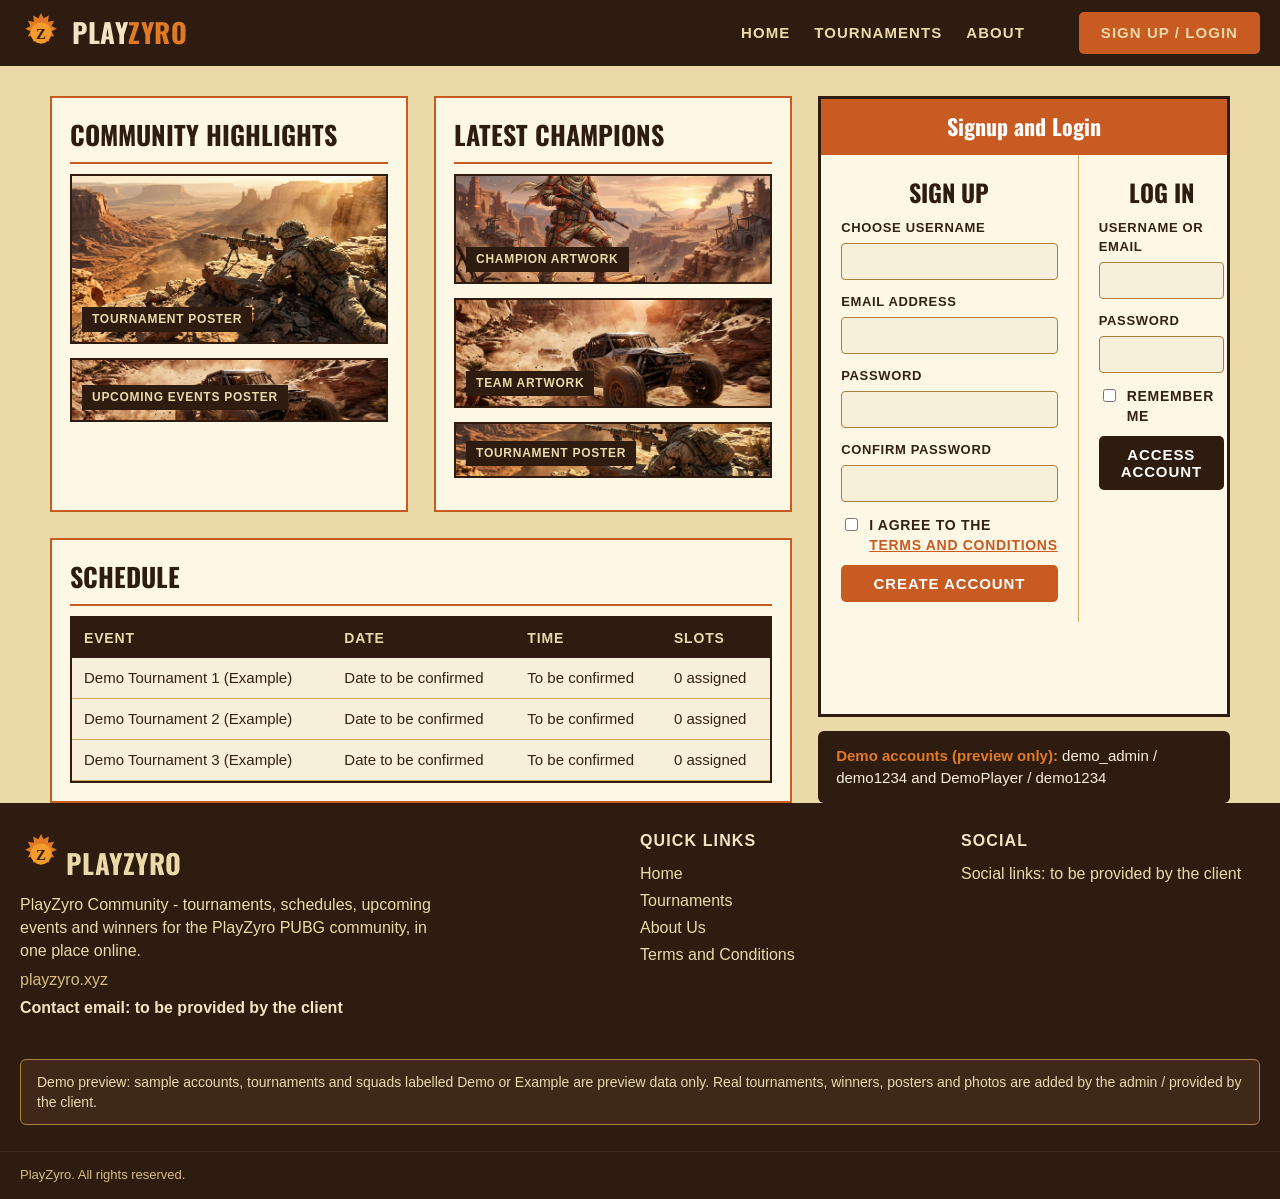
<file: auth.html>
<!DOCTYPE html>
<html lang="en"><head><meta charset="utf-8"><meta name="viewport" content="width=device-width, initial-scale=1">
<title>Signup and Login - PlayZyro</title><link rel="icon" href="data:image/svg+xml,%3Csvg xmlns='http://www.w3.org/2000/svg' viewBox='0 0 32 32'%3E%3Ccircle cx='16' cy='16' r='11' fill='%23e07b24'/%3E%3Ctext x='16' y='22' font-size='15' font-family='Georgia' font-weight='bold' text-anchor='middle' fill='%232e1c10'%3EZ%3C/text%3E%3C/svg%3E">
<link rel="preconnect" href="https://fonts.googleapis.com"><link rel="preconnect" href="https://fonts.gstatic.com" crossorigin><link href="https://fonts.googleapis.com/css2?family=Oswald:wght@500;600;700&display=swap" rel="stylesheet"><link rel="stylesheet" href="assets/css/style.css?v=2026-11-20l">
<script>window.PZ_VARIANT='v3';</script>
<script src="assets/js/app.js?v=2026-11-20l"></script>
</head><body>
<header class="site-header dark"><div class="header-in"><a class="logo" href="index.html" aria-label="PlayZyro home">
<svg width="42" height="42" viewBox="0 0 48 48" aria-hidden="true"><g fill="#e07b24"><path d="M24 1l3 6 6-3-1 7 7-1-3 6 6 3-6 3 3 6-7-1 1 7-6-3-3 6-3-6-6 3 1-7-7 1 3-6-6-3 6-3-3-6 7 1-1-7 6 3z"/><circle cx="24" cy="24" r="12" fill="#f39c2c"/></g><text x="24" y="31" font-size="17" font-family="Georgia,serif" font-weight="bold" text-anchor="middle" fill="#2e1c10">Z</text></svg>
<span class="word">PLAY<b>ZYRO</b></span></a>
<nav class="mainnav"><a href="index.html">Home</a><a href="tournaments.html">Tournaments</a><a href="about.html">About</a><a href="dashboard.html" data-nav-dash>Dashboard</a><a href="admin.html" data-nav-admin>Admin Panel</a><span class="userchip" data-user-chip></span><a class="btn joinbtn" href="auth.html">Sign Up / Login</a></nav><button class="burger" type="button" data-burger aria-label="Open menu" aria-expanded="false" aria-controls="site-drawer"><span></span><span></span><span></span></button></div></header><div class="drawer-backdrop" data-drawer-close></div><aside class="drawer" id="site-drawer" aria-hidden="true"><div class="drawer-head"><span class="drawer-title">Menu</span><button class="drawer-x" type="button" data-drawer-close aria-label="Close menu">&times;</button></div><nav class="drawer-nav"><a href="index.html">Home</a><a href="tournaments.html">Tournaments</a><a href="about.html">About</a><a href="dashboard.html" data-nav-dash>Dashboard</a><a href="admin.html" data-nav-admin>Admin Panel</a><span class="userchip" data-user-chip></span><div class="drawer-auth"><a class="btn joinbtn" href="auth.html">Sign Up</a><a class="btn dark joinbtn" href="auth.html">Log In</a></div></nav></aside>

<div class="wrap">
<div class="auth-grid">
<div class="panel auth-high"><h2>Community Highlights</h2><div class="art-poster has-art" style="min-height:170px"><img class="pz-art" src="assets/img/art-poster-a.jpg" alt=""><span class="art-tag">Tournament Poster</span></div>
<div class="art-poster has-art" style="min-height:64px"><img class="pz-art" src="assets/img/art-poster-b.jpg" alt=""><span class="art-tag">Upcoming Events Poster</span></div></div>
<div class="panel auth-champ"><h2>Latest Champions</h2><div class="art-photo has-art"><img class="pz-art" src="assets/img/art-champion.jpg" alt=""><span class="art-tag">Champion Artwork</span></div><div class="art-team has-art"><img class="pz-art" src="assets/img/art-poster-b.jpg" alt=""><span class="art-tag">Team Artwork</span></div><div class="art-poster has-art" style="min-height:56px"><img class="pz-art" src="assets/img/art-poster-a.jpg" alt=""><span class="art-tag">Tournament Poster</span></div></div>
<div class="panel auth-sched"><h2>Schedule</h2><div class="tablewrap"><table><thead><tr><th>Event</th><th>Date</th><th>Time</th><th>Slots</th></tr></thead><tbody id="auth-sched-body"></tbody></table></div></div>
<div class="auth-formcol">
<div class="auth-panel"><div class="ap-head">Signup and Login</div><div class="auth-cols">
<div class="auth-col"><h2>Sign Up</h2><form id="signup-form">
<div class="field"><label for="su-name">Choose Username</label><input id="su-name" required autocomplete="username"></div>
<div class="field"><label for="su-email">Email Address</label><input id="su-email" type="email" required autocomplete="email"></div>
<div class="field"><label for="su-pass">Password</label><input id="su-pass" type="password" required autocomplete="new-password"></div>
<div class="field"><label for="su-pass2">Confirm Password</label><input id="su-pass2" type="password" required autocomplete="new-password"></div>
<label class="checkline"><input type="checkbox" id="su-agree" required><span>I agree to the <a href="terms.html">Terms and Conditions</a></span></label>
<button class="btn" type="submit" style="width:100%">Create Account</button></form></div>
<div class="auth-col"><h2>Log In</h2><form id="login-form">
<div class="field"><label for="li-who">Username or Email</label><input id="li-who" required autocomplete="username"></div>
<div class="field"><label for="li-pass">Password</label><input id="li-pass" type="password" required autocomplete="current-password"></div>
<label class="checkline"><input type="checkbox" id="li-rem"><span>Remember me</span></label>
<button class="btn dark" type="submit" style="width:100%">Access Account</button></form>
<div id="auth-msg"></div></div>
</div></div>
<div class="demo-box"><b>Demo accounts (preview only):</b> demo_admin / demo1234 and DemoPlayer / demo1234</div>
</div></div></div>
<footer class="site-footer"><div class="footer-in">
<div><a class="logo" style="margin-bottom:10px" href="index.html" aria-label="PlayZyro home">
<svg width="42" height="42" viewBox="0 0 48 48" aria-hidden="true"><g fill="#e07b24"><path d="M24 1l3 6 6-3-1 7 7-1-3 6 6 3-6 3 3 6-7-1 1 7-6-3-3 6-3-6-6 3 1-7-7 1 3-6-6-3 6-3-3-6 7 1-1-7 6 3z"/><circle cx="24" cy="24" r="12" fill="#f39c2c"/></g><text x="24" y="31" font-size="17" font-family="Georgia,serif" font-weight="bold" text-anchor="middle" fill="#2e1c10">Z</text></svg>
<span class="word">PLAY<b>ZYRO</b></span></a><p style="margin:6px 0;max-width:420px">PlayZyro Community - tournaments, schedules, upcoming events and winners for the PlayZyro PUBG community, in one place online.</p><p style="margin:4px 0;color:var(--tan)">playzyro.xyz</p><p class="foot-contact">Contact email: to be provided by the client</p></div>
<div><h4>Quick Links</h4><a href="index.html">Home</a><a href="tournaments.html">Tournaments</a><a href="about.html">About Us</a><a href="terms.html">Terms and Conditions</a></div>
<div><h4>Social</h4><p style="margin:4px 0">Social links: to be provided by the client</p></div>
<p class="demo-note">Demo preview: sample accounts, tournaments and squads labelled Demo or Example are preview data only. Real tournaments, winners, posters and photos are added by the admin / provided by the client.</p>
</div><div class="footer-bottom">PlayZyro. All rights reserved.</div></footer>
<script>
(function(){var u=PZ.session();document.querySelectorAll('[data-nav-dash]').forEach(function(e){e.style.display=u?'':'none';});document.querySelectorAll('[data-nav-admin]').forEach(function(e){e.style.display=(u&&u.role==='admin')?'':'none';});document.querySelectorAll('.joinbtn').forEach(function(e){e.style.display=u?'none':'';});})();
</script>
<script>
var msg=document.getElementById('auth-msg');
function fail(m){msg.innerHTML='<div class="msg err">'+PZ.esc(m)+'</div>';}
document.getElementById('signup-form').addEventListener('submit',function(e){e.preventDefault();
 var p=document.getElementById('su-pass').value,p2=document.getElementById('su-pass2').value;
 if(p!==p2){fail('Passwords do not match.');return;}
 var r=PZ.signup(document.getElementById('su-name').value.trim(),document.getElementById('su-email').value.trim(),p);
 if(r.error){fail(r.error);return;}
 location.href='dashboard.html';});
document.getElementById('login-form').addEventListener('submit',function(e){e.preventDefault();
 var u=PZ.login(document.getElementById('li-who').value.trim(),document.getElementById('li-pass').value);
 if(!u){fail('Login failed. Check your username and password.');return;}
 location.href=(u.role==='admin')?'admin.html':'dashboard.html';});
</script>
<script>
(function(){var b=document.getElementById('auth-sched-body');if(!b)return;
 b.innerHTML=PZ.db.tournaments.map(function(t){var n=PZ.db.assignments.filter(function(a){return a.tournamentId===t.id;}).length;
  return '<tr><td>'+PZ.esc(t.name)+'</td><td>'+PZ.esc(t.dateText||'To be confirmed')+'</td><td>'+PZ.esc(t.timeText||'To be confirmed')+'</td><td>'+n+' assigned</td></tr>';}).join('')||'<tr><td colspan="4">No tournaments yet.</td></tr>';})();
</script>
</body></html>
</file>
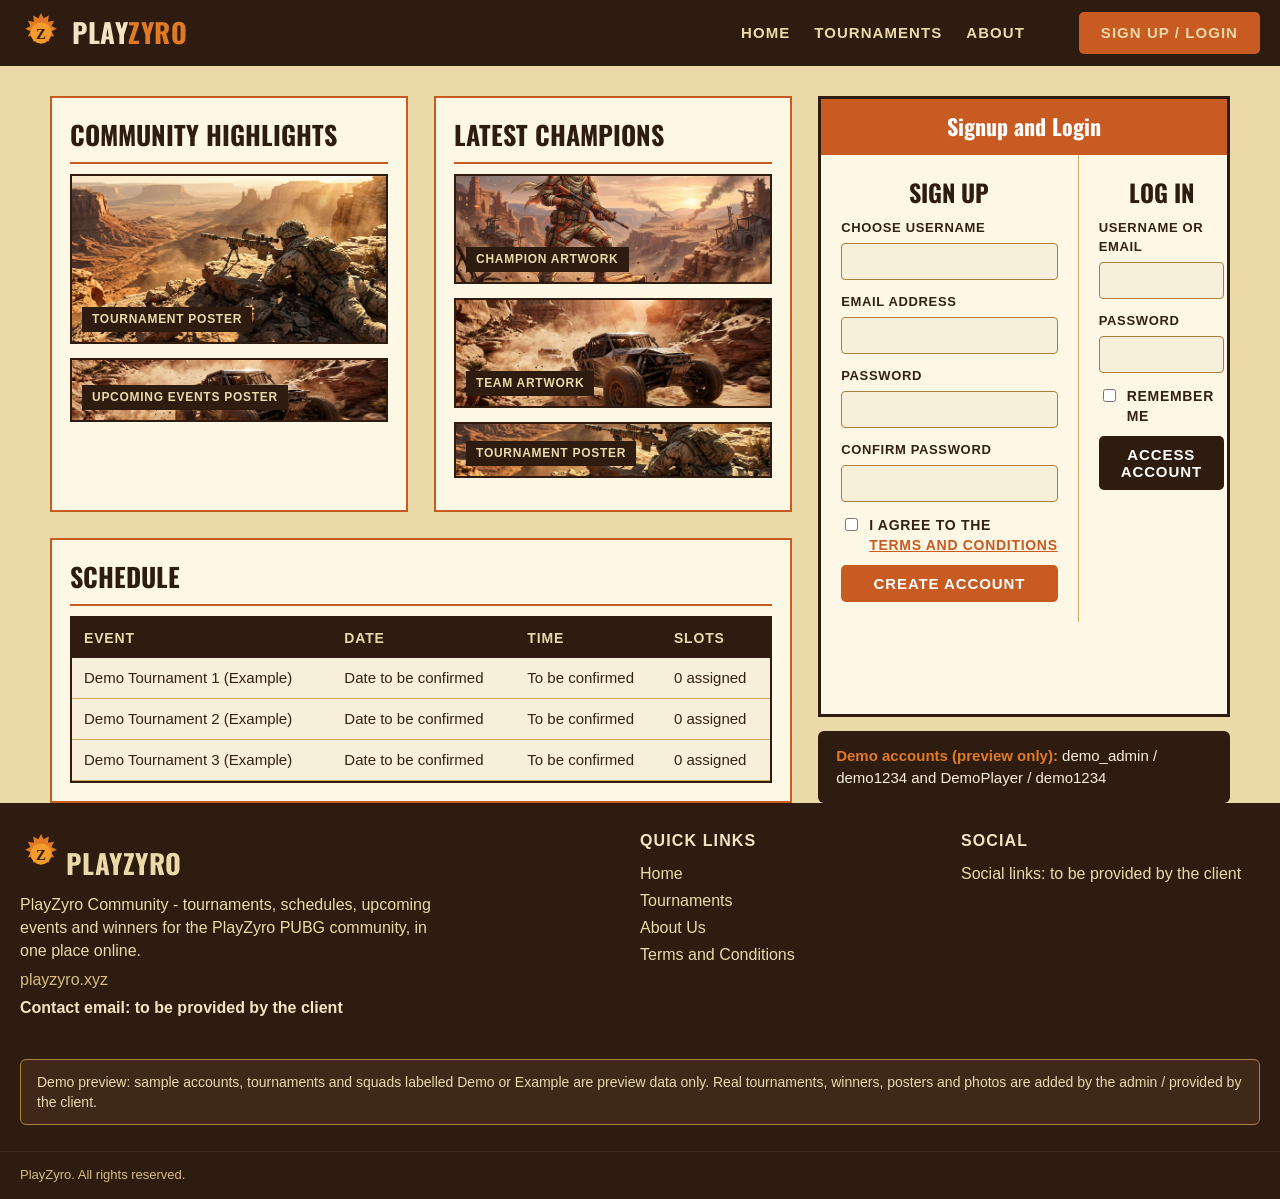
<file: dashboard.html>
<!DOCTYPE html>
<html lang="en"><head><meta charset="utf-8"><meta name="viewport" content="width=device-width, initial-scale=1">
<title>User Dashboard - PlayZyro</title><link rel="icon" href="data:image/svg+xml,%3Csvg xmlns='http://www.w3.org/2000/svg' viewBox='0 0 32 32'%3E%3Ccircle cx='16' cy='16' r='11' fill='%23e07b24'/%3E%3Ctext x='16' y='22' font-size='15' font-family='Georgia' font-weight='bold' text-anchor='middle' fill='%232e1c10'%3EZ%3C/text%3E%3C/svg%3E">
<link rel="preconnect" href="https://fonts.googleapis.com"><link rel="preconnect" href="https://fonts.gstatic.com" crossorigin><link href="https://fonts.googleapis.com/css2?family=Oswald:wght@500;600;700&display=swap" rel="stylesheet"><link rel="stylesheet" href="assets/css/style.css?v=2026-11-20l">
<script>window.PZ_VARIANT='v3';</script>
<script src="assets/js/app.js?v=2026-11-20l"></script>
</head><body>
<header class="site-header dark"><div class="header-in"><a class="logo" href="index.html" aria-label="PlayZyro home">
<svg width="42" height="42" viewBox="0 0 48 48" aria-hidden="true"><g fill="#e07b24"><path d="M24 1l3 6 6-3-1 7 7-1-3 6 6 3-6 3 3 6-7-1 1 7-6-3-3 6-3-6-6 3 1-7-7 1 3-6-6-3 6-3-3-6 7 1-1-7 6 3z"/><circle cx="24" cy="24" r="12" fill="#f39c2c"/></g><text x="24" y="31" font-size="17" font-family="Georgia,serif" font-weight="bold" text-anchor="middle" fill="#2e1c10">Z</text></svg>
<span class="word">PLAY<b>ZYRO</b></span></a>
<nav class="mainnav"><a href="index.html">Home</a><a href="tournaments.html">Tournaments</a><a href="about.html">About</a><a href="dashboard.html" class="active" data-nav-dash>Dashboard</a><a href="admin.html" data-nav-admin>Admin Panel</a><span class="userchip" data-user-chip></span><a class="btn joinbtn" href="auth.html">Sign Up / Login</a></nav><button class="burger" type="button" data-burger aria-label="Open menu" aria-expanded="false" aria-controls="site-drawer"><span></span><span></span><span></span></button></div></header><div class="drawer-backdrop" data-drawer-close></div><aside class="drawer" id="site-drawer" aria-hidden="true"><div class="drawer-head"><span class="drawer-title">Menu</span><button class="drawer-x" type="button" data-drawer-close aria-label="Close menu">&times;</button></div><nav class="drawer-nav"><a href="index.html">Home</a><a href="tournaments.html">Tournaments</a><a href="about.html">About</a><a href="dashboard.html" data-nav-dash>Dashboard</a><a href="admin.html" data-nav-admin>Admin Panel</a><span class="userchip" data-user-chip></span><div class="drawer-auth"><a class="btn joinbtn" href="auth.html">Sign Up</a><a class="btn dark joinbtn" href="auth.html">Log In</a></div></nav></aside>

<section class="dash-band"><div class="dash-band-in">
<h1>User Dashboard <span>// Welcome back, <span id="d-user">Player</span></span></h1>
<div class="roombox"><div class="rb-head">Room ID &amp; Password</div><div class="rb-body" id="d-room"></div></div>
</div></section>
<div class="dash-grid">
<div><h2>My Squad</h2><div class="squadcard" id="d-squad"></div>
</div>
<div><h2>My Tournaments</h2>
<div class="tablewrap stack-table"><table style="min-width:520px"><thead><tr><th>Tournament</th><th>Stage</th><th>Date &amp; Time</th><th>Status</th><th>Action</th></tr></thead><tbody id="d-mine"></tbody></table></div>
</div>
<div class="winners-strip">
<div class="ws-bar">Winners of the Week</div>
<div class="ws-body"><div class="art-photo has-art"><img class="pz-art" src="assets/img/art-champion.jpg" alt=""><span class="art-tag">Champion Artwork</span></div><div class="cap"><span class="wl-label">Winner:</span> To be confirmed</div></div></div>
<div class="side-col"><div class="art-poster tall has-art"><img class="pz-art" src="assets/img/art-poster-a.jpg" alt=""><span class="art-tag">Tournament Poster</span></div>
<h2 style="margin-top:20px">Upcoming Events</h2><ul class="eventlist" id="d-events"></ul></div>
</div>
<footer class="site-footer"><div class="footer-in">
<div><a class="logo" style="margin-bottom:10px" href="index.html" aria-label="PlayZyro home">
<svg width="42" height="42" viewBox="0 0 48 48" aria-hidden="true"><g fill="#e07b24"><path d="M24 1l3 6 6-3-1 7 7-1-3 6 6 3-6 3 3 6-7-1 1 7-6-3-3 6-3-6-6 3 1-7-7 1 3-6-6-3 6-3-3-6 7 1-1-7 6 3z"/><circle cx="24" cy="24" r="12" fill="#f39c2c"/></g><text x="24" y="31" font-size="17" font-family="Georgia,serif" font-weight="bold" text-anchor="middle" fill="#2e1c10">Z</text></svg>
<span class="word">PLAY<b>ZYRO</b></span></a><p style="margin:6px 0;max-width:420px">PlayZyro Community - tournaments, schedules, upcoming events and winners for the PlayZyro PUBG community, in one place online.</p><p style="margin:4px 0;color:var(--tan)">playzyro.xyz</p><p class="foot-contact">Contact email: to be provided by the client</p></div>
<div><h4>Quick Links</h4><a href="index.html">Home</a><a href="tournaments.html">Tournaments</a><a href="about.html">About Us</a><a href="terms.html">Terms and Conditions</a></div>
<div><h4>Social</h4><p style="margin:4px 0">Social links: to be provided by the client</p></div>
<p class="demo-note">Demo preview: sample accounts, tournaments and squads labelled Demo or Example are preview data only. Real tournaments, winners, posters and photos are added by the admin / provided by the client.</p>
</div><div class="footer-bottom">PlayZyro. All rights reserved.</div></footer>
<script>
(function(){var u=PZ.session();document.querySelectorAll('[data-nav-dash]').forEach(function(e){e.style.display=u?'':'none';});document.querySelectorAll('[data-nav-admin]').forEach(function(e){e.style.display=(u&&u.role==='admin')?'':'none';});document.querySelectorAll('.joinbtn').forEach(function(e){e.style.display=u?'none':'';});})();
</script>
<script>
var u=PZ.requireAuth();
if(u){
 document.getElementById('d-user').textContent=u.username;
 var s=PZ.mySquad(u.id), sq=document.getElementById('d-squad');
 if(s){
   var cap=PZ.user(s.captainId);
   var lis=s.memberIds.map(function(id,i){var m=PZ.user(id);var nm=m?m.username:'-';var role=(id===s.captainId)?'Captain'+(id===u.id?' (You)':''):'Member '+(i+1);return '<li>'+role+': '+PZ.esc(nm)+'</li>';}).join('');
   if(s.memberIds.length===4){lis+='<li>Member 5: Open slot - invite a player</li>';}
   sq.innerHTML='<div class="art-team has-art"><img class="pz-art" src="assets/img/art-poster-b.jpg" alt=""><span class="art-tag">Team Artwork</span></div><div class="sname">Squad: '+PZ.esc(s.name)+'</div><ul>'+lis+'</ul><div class="jocode"><span>Squad Join Code: '+PZ.esc(s.joinCode)+'</span><button class="btn small" id="copy-code" type="button">Copy Code</button></div><p style="margin-top:12px"><a class="btn small dark" href="squad.html">Open My Squad</a></p>';
   document.getElementById('copy-code').addEventListener('click',function(){if(navigator.clipboard){navigator.clipboard.writeText(s.joinCode);}PZ.toast('Join code copied: '+s.joinCode);});
 } else {
   sq.innerHTML='<div class="art-team has-art"><img class="pz-art" src="assets/img/art-poster-b.jpg" alt=""><span class="art-tag">Team Artwork</span></div><svg class="pz-empty-ic" aria-hidden="true"><use href="assets/img/pz-icons.svg#pz-crate-s"/></svg><p>You are not in a squad yet. Create a squad as captain, or join one with a code.</p><p><a class="btn small" href="squad-create.html">Create Squad</a> <a class="btn small dark" href="squad-join.html">Join by Code</a></p>';
 }
 var mine=PZ.myTournaments(u);
 document.getElementById('d-mine').innerHTML = mine.length ? mine.map(function(t){
   var st=PZ.isAssigned(s?s.id:'',t.id)?'Assigned':(PZ.db.applications.some(function(a){return a.squadId===(s?s.id:'')&&a.tournamentId===t.id;})?'Applied':'Registered');
   return '<tr><td data-label="Tournament">'+PZ.esc(t.name)+'</td><td data-label="Stage">To be confirmed</td><td data-label="Date &amp; Time">'+PZ.esc(t.dateText)+(t.timeText?' , '+PZ.esc(t.timeText):'')+'</td><td data-label="Status">'+st+'</td><td data-label="Action"><a class="btn small" href="tournament.html?id='+t.id+'">Details</a></td></tr>';}).join('')
   : '<tr><td colspan="5">No tournaments yet. Apply from the <a href="tournaments.html">Tournaments</a> page with your squad.</td></tr>';
 var room=document.getElementById('d-room');
 if(!mine.length){room.innerHTML='Reveals at match time.<br>No tournament assigned yet.';}
 else{room.innerHTML=mine.map(function(t){var r=PZ.roomFor(u,t.id);
   return r?('<div style="margin-bottom:10px"><div>'+PZ.esc(t.name)+'</div><span class="cred">Room ID: '+PZ.esc(r.roomId)+'</span><br><span class="cred">Password: '+PZ.esc(r.password)+'</span><br><button class="btn small" type="button" style="margin-top:8px" data-joinroom="'+t.id+'">Join Room</button></div>')
           :('<div style="margin-bottom:10px"><div>'+PZ.esc(t.name)+'</div>Reveals at match time</div>');}).join('');}
 document.querySelector('.roombox').classList.toggle('live', mine.some(function(t){return !!PZ.roomFor(u,t.id);}));
 document.querySelectorAll('[data-joinroom]').forEach(function(b){b.addEventListener('click',function(){var r=PZ.roomFor(u,b.getAttribute('data-joinroom'));if(!r)return;if(navigator.clipboard){navigator.clipboard.writeText('Room ID: '+r.roomId+' Password: '+r.password);}PZ.toast('Room details copied: '+r.roomId);});});
 document.getElementById('d-events').innerHTML=PZ.db.events.map(function(e){return '<li><b>'+PZ.esc(e.title)+'</b><br>'+PZ.esc(e.dateText)+'</li>';}).join('')||'<li>No upcoming events yet.</li>';
}
</script>
<script>
document.addEventListener('DOMContentLoaded',function(){var chip=document.querySelector('[data-user-chip]');if(!chip||!chip.querySelector('[data-logout]'))return;var name=document.getElementById('d-user').textContent;chip.innerHTML='<span class="pz-avatar">'+PZ.esc(name.charAt(0).toUpperCase())+'<span class="dot"></span></span> '+PZ.esc(name)+' &nbsp;<a href="#" id="d-logout" style="color:inherit;text-decoration:underline">Log out</a>';document.getElementById('d-logout').addEventListener('click',function(e){e.preventDefault();PZ.logout();});});
</script>
</body></html>
</file>
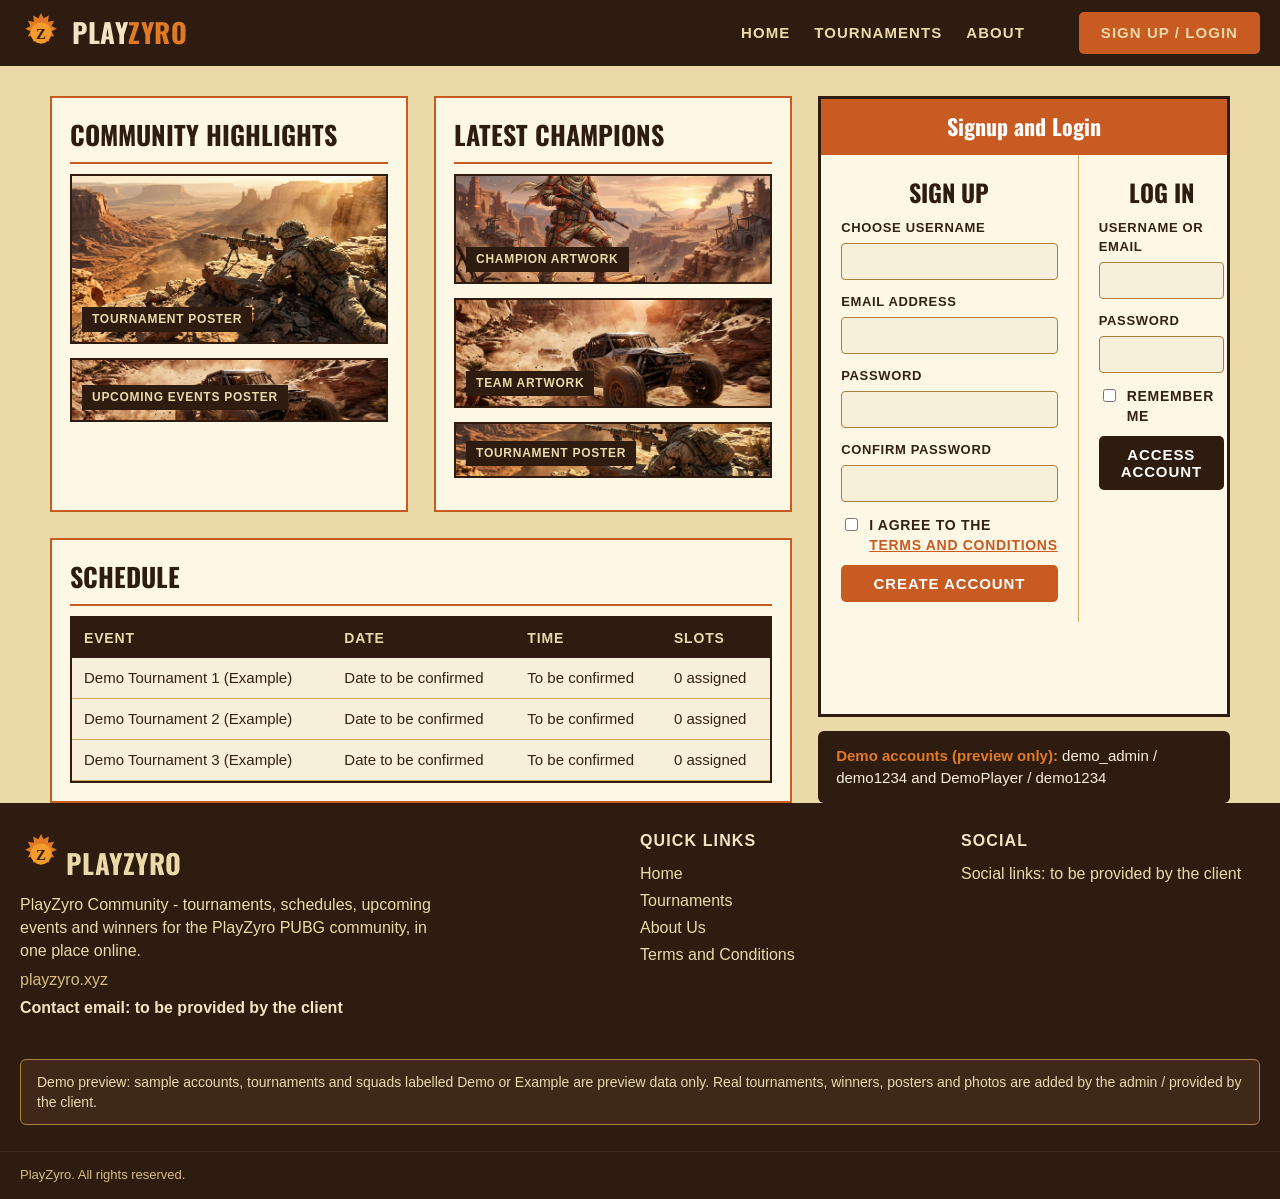
<file: squad-create.html>
<!DOCTYPE html>
<html lang="en"><head><meta charset="utf-8"><meta name="viewport" content="width=device-width, initial-scale=1">
<title>Create Squad - PlayZyro</title><link rel="icon" href="data:image/svg+xml,%3Csvg xmlns='http://www.w3.org/2000/svg' viewBox='0 0 32 32'%3E%3Ccircle cx='16' cy='16' r='11' fill='%23e07b24'/%3E%3Ctext x='16' y='22' font-size='15' font-family='Georgia' font-weight='bold' text-anchor='middle' fill='%232e1c10'%3EZ%3C/text%3E%3C/svg%3E">
<link rel="preconnect" href="https://fonts.googleapis.com"><link rel="preconnect" href="https://fonts.gstatic.com" crossorigin><link href="https://fonts.googleapis.com/css2?family=Oswald:wght@500;600;700&display=swap" rel="stylesheet"><link rel="stylesheet" href="assets/css/style.css?v=2026-11-20l">
<script>window.PZ_VARIANT='v3';</script>
<script src="assets/js/app.js?v=2026-11-20l"></script>
</head><body>
<header class="site-header dark"><div class="header-in"><a class="logo" href="index.html" aria-label="PlayZyro home">
<svg width="42" height="42" viewBox="0 0 48 48" aria-hidden="true"><g fill="#e07b24"><path d="M24 1l3 6 6-3-1 7 7-1-3 6 6 3-6 3 3 6-7-1 1 7-6-3-3 6-3-6-6 3 1-7-7 1 3-6-6-3 6-3-3-6 7 1-1-7 6 3z"/><circle cx="24" cy="24" r="12" fill="#f39c2c"/></g><text x="24" y="31" font-size="17" font-family="Georgia,serif" font-weight="bold" text-anchor="middle" fill="#2e1c10">Z</text></svg>
<span class="word">PLAY<b>ZYRO</b></span></a>
<nav class="mainnav"><a href="index.html">Home</a><a href="tournaments.html">Tournaments</a><a href="about.html">About</a><a href="dashboard.html" class="active" data-nav-dash>Dashboard</a><a href="admin.html" data-nav-admin>Admin Panel</a><span class="userchip" data-user-chip></span><a class="btn joinbtn" href="auth.html">Join Now</a></nav><button class="burger" type="button" data-burger aria-label="Open menu" aria-expanded="false" aria-controls="site-drawer"><span></span><span></span><span></span></button></div></header><div class="drawer-backdrop" data-drawer-close></div><aside class="drawer" id="site-drawer" aria-hidden="true"><div class="drawer-head"><span class="drawer-title">Menu</span><button class="drawer-x" type="button" data-drawer-close aria-label="Close menu">&times;</button></div><nav class="drawer-nav"><a href="index.html">Home</a><a href="tournaments.html">Tournaments</a><a href="about.html">About</a><a href="dashboard.html" data-nav-dash>Dashboard</a><a href="admin.html" data-nav-admin>Admin Panel</a><span class="userchip" data-user-chip></span><div class="drawer-auth"><a class="btn joinbtn" href="auth.html">Sign Up</a><a class="btn dark joinbtn" href="auth.html">Log In</a></div></nav></aside>

<svg class="mesa-strip" viewBox="0 0 1200 170" preserveAspectRatio="none" aria-hidden="true"><path d="M0 170 L0 110 L90 110 L120 55 L300 55 L330 110 L520 110 L520 170 Z" fill="#d9a860"/><path d="M430 170 L430 120 L560 120 L600 70 L760 70 L800 120 L950 120 L950 170 Z" fill="#c98f45"/><path d="M830 170 L830 105 L920 105 L950 60 L1110 60 L1145 105 L1200 105 L1200 170 Z" fill="#d9a860"/><path d="M0 170 C260 140 480 165 720 148 C940 133 1080 152 1200 142 L1200 170 Z" fill="#b97e35"/></svg>
<div class="content"><h1>Create Squad</h1><div class="formcard" style="margin:0">
<p>The captain creates the squad. You will be member 1 (captain). Share the join code with your players - a squad has 4 to 5 members, and needs at least 4 to apply for a tournament.</p>
<form id="cs-form"><div class="field"><label for="cs-name">Squad Name</label><input id="cs-name" required></div>
<div id="cs-msg"></div><button class="btn" type="submit">Create Squad</button></form>
<p style="margin-top:14px">Already have a code? <a href="squad-join.html">Join a squad by code</a></p></div></div>
<footer class="site-footer"><div class="footer-in">
<div><a class="logo" style="margin-bottom:10px" href="index.html" aria-label="PlayZyro home">
<svg width="42" height="42" viewBox="0 0 48 48" aria-hidden="true"><g fill="#e07b24"><path d="M24 1l3 6 6-3-1 7 7-1-3 6 6 3-6 3 3 6-7-1 1 7-6-3-3 6-3-6-6 3 1-7-7 1 3-6-6-3 6-3-3-6 7 1-1-7 6 3z"/><circle cx="24" cy="24" r="12" fill="#f39c2c"/></g><text x="24" y="31" font-size="17" font-family="Georgia,serif" font-weight="bold" text-anchor="middle" fill="#2e1c10">Z</text></svg>
<span class="word">PLAY<b>ZYRO</b></span></a><p style="margin:6px 0;max-width:420px">PlayZyro Community - tournaments, schedules, upcoming events and winners for the PlayZyro PUBG community, in one place online.</p><p style="margin:4px 0;color:var(--tan)">playzyro.xyz</p><p class="foot-contact">Contact email: to be provided by the client</p></div>
<div><h4>Quick Links</h4><a href="index.html">Home</a><a href="tournaments.html">Tournaments</a><a href="about.html">About Us</a><a href="terms.html">Terms and Conditions</a></div>
<div><h4>Social</h4><p style="margin:4px 0">Social links: to be provided by the client</p></div>
<p class="demo-note">Demo preview: sample accounts, tournaments and squads labelled Demo or Example are preview data only. Real tournaments, winners, posters and photos are added by the admin / provided by the client.</p>
</div><div class="footer-bottom">PlayZyro. All rights reserved.</div></footer>
<script>
(function(){var u=PZ.session();document.querySelectorAll('[data-nav-dash]').forEach(function(e){e.style.display=u?'':'none';});document.querySelectorAll('[data-nav-admin]').forEach(function(e){e.style.display=(u&&u.role==='admin')?'':'none';});document.querySelectorAll('.joinbtn').forEach(function(e){e.style.display=u?'none':'';});})();
</script>
<script>
var u=PZ.requireAuth();
document.getElementById('cs-form').addEventListener('submit',function(e){e.preventDefault();if(!u)return;
 var r=PZ.createSquad(u,document.getElementById('cs-name').value.trim());
 if(r.error){document.getElementById('cs-msg').innerHTML='<div class="msg err">'+PZ.esc(r.error)+'</div>';return;}
 PZ.toast('Squad created. Join code: '+r.squad.joinCode);location.href='squad.html';});
</script>
</body></html>
</file>
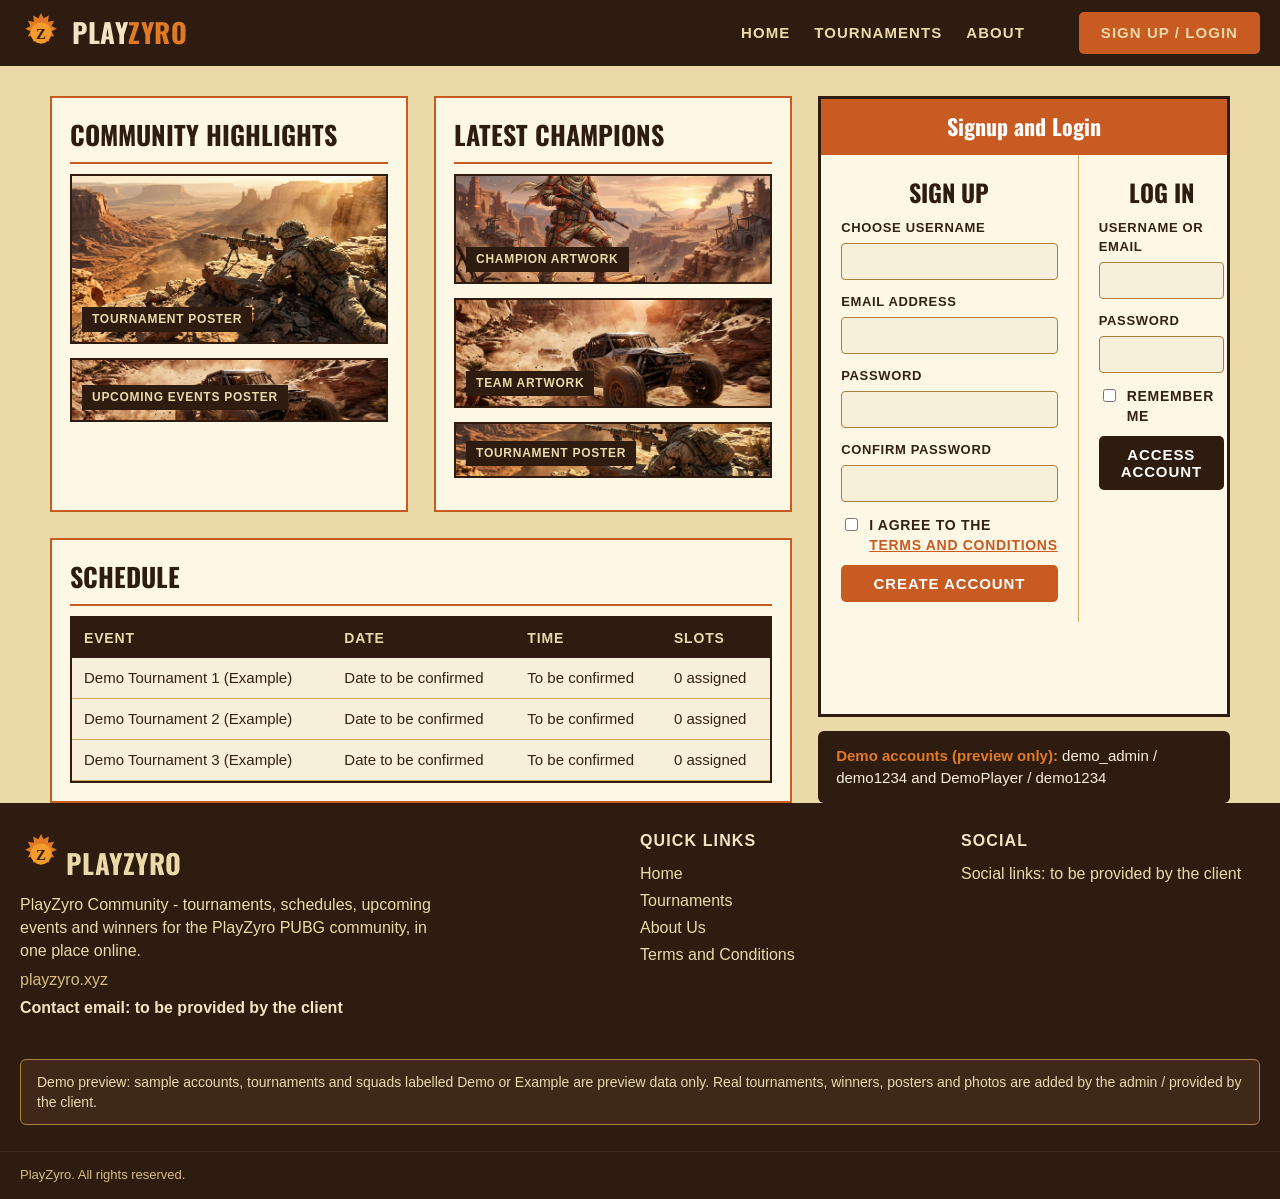
<file: squad-join.html>
<!DOCTYPE html>
<html lang="en"><head><meta charset="utf-8"><meta name="viewport" content="width=device-width, initial-scale=1">
<title>Join Squad by Code - PlayZyro</title><link rel="icon" href="data:image/svg+xml,%3Csvg xmlns='http://www.w3.org/2000/svg' viewBox='0 0 32 32'%3E%3Ccircle cx='16' cy='16' r='11' fill='%23e07b24'/%3E%3Ctext x='16' y='22' font-size='15' font-family='Georgia' font-weight='bold' text-anchor='middle' fill='%232e1c10'%3EZ%3C/text%3E%3C/svg%3E">
<link rel="preconnect" href="https://fonts.googleapis.com"><link rel="preconnect" href="https://fonts.gstatic.com" crossorigin><link href="https://fonts.googleapis.com/css2?family=Oswald:wght@500;600;700&display=swap" rel="stylesheet"><link rel="stylesheet" href="assets/css/style.css?v=2026-11-20l">
<script>window.PZ_VARIANT='v3';</script>
<script src="assets/js/app.js?v=2026-11-20l"></script>
</head><body>
<header class="site-header dark"><div class="header-in"><a class="logo" href="index.html" aria-label="PlayZyro home">
<svg width="42" height="42" viewBox="0 0 48 48" aria-hidden="true"><g fill="#e07b24"><path d="M24 1l3 6 6-3-1 7 7-1-3 6 6 3-6 3 3 6-7-1 1 7-6-3-3 6-3-6-6 3 1-7-7 1 3-6-6-3 6-3-3-6 7 1-1-7 6 3z"/><circle cx="24" cy="24" r="12" fill="#f39c2c"/></g><text x="24" y="31" font-size="17" font-family="Georgia,serif" font-weight="bold" text-anchor="middle" fill="#2e1c10">Z</text></svg>
<span class="word">PLAY<b>ZYRO</b></span></a>
<nav class="mainnav"><a href="index.html">Home</a><a href="tournaments.html">Tournaments</a><a href="about.html">About</a><a href="dashboard.html" class="active" data-nav-dash>Dashboard</a><a href="admin.html" data-nav-admin>Admin Panel</a><span class="userchip" data-user-chip></span><a class="btn joinbtn" href="auth.html">Join Now</a></nav><button class="burger" type="button" data-burger aria-label="Open menu" aria-expanded="false" aria-controls="site-drawer"><span></span><span></span><span></span></button></div></header><div class="drawer-backdrop" data-drawer-close></div><aside class="drawer" id="site-drawer" aria-hidden="true"><div class="drawer-head"><span class="drawer-title">Menu</span><button class="drawer-x" type="button" data-drawer-close aria-label="Close menu">&times;</button></div><nav class="drawer-nav"><a href="index.html">Home</a><a href="tournaments.html">Tournaments</a><a href="about.html">About</a><a href="dashboard.html" data-nav-dash>Dashboard</a><a href="admin.html" data-nav-admin>Admin Panel</a><span class="userchip" data-user-chip></span><div class="drawer-auth"><a class="btn joinbtn" href="auth.html">Sign Up</a><a class="btn dark joinbtn" href="auth.html">Log In</a></div></nav></aside>

<svg class="mesa-strip" viewBox="0 0 1200 170" preserveAspectRatio="none" aria-hidden="true"><path d="M0 170 L0 110 L90 110 L120 55 L300 55 L330 110 L520 110 L520 170 Z" fill="#d9a860"/><path d="M430 170 L430 120 L560 120 L600 70 L760 70 L800 120 L950 120 L950 170 Z" fill="#c98f45"/><path d="M830 170 L830 105 L920 105 L950 60 L1110 60 L1145 105 L1200 105 L1200 170 Z" fill="#d9a860"/><path d="M0 170 C260 140 480 165 720 148 C940 133 1080 152 1200 142 L1200 170 Z" fill="#b97e35"/></svg>
<div class="content"><h1>Join Squad by Code</h1><div class="formcard" style="margin:0">
<p>Enter the join code your captain shared with you. A squad has 4 to 5 members, and you can be in one active squad at a time.</p>
<form id="js-form"><div class="field"><label for="js-code">Squad Join Code</label><input id="js-code" class="code-in" required placeholder="PZ-XXXXXX"><p class="hint">Example format: PZ-XXXXXX - ask your captain for the code.</p></div>
<div id="js-msg"></div><button class="btn" type="submit">Join Squad</button></form>
<p style="margin-top:14px">No squad yet? <a href="squad-create.html">Create a squad</a></p></div></div>
<footer class="site-footer"><div class="footer-in">
<div><a class="logo" style="margin-bottom:10px" href="index.html" aria-label="PlayZyro home">
<svg width="42" height="42" viewBox="0 0 48 48" aria-hidden="true"><g fill="#e07b24"><path d="M24 1l3 6 6-3-1 7 7-1-3 6 6 3-6 3 3 6-7-1 1 7-6-3-3 6-3-6-6 3 1-7-7 1 3-6-6-3 6-3-3-6 7 1-1-7 6 3z"/><circle cx="24" cy="24" r="12" fill="#f39c2c"/></g><text x="24" y="31" font-size="17" font-family="Georgia,serif" font-weight="bold" text-anchor="middle" fill="#2e1c10">Z</text></svg>
<span class="word">PLAY<b>ZYRO</b></span></a><p style="margin:6px 0;max-width:420px">PlayZyro Community - tournaments, schedules, upcoming events and winners for the PlayZyro PUBG community, in one place online.</p><p style="margin:4px 0;color:var(--tan)">playzyro.xyz</p><p class="foot-contact">Contact email: to be provided by the client</p></div>
<div><h4>Quick Links</h4><a href="index.html">Home</a><a href="tournaments.html">Tournaments</a><a href="about.html">About Us</a><a href="terms.html">Terms and Conditions</a></div>
<div><h4>Social</h4><p style="margin:4px 0">Social links: to be provided by the client</p></div>
<p class="demo-note">Demo preview: sample accounts, tournaments and squads labelled Demo or Example are preview data only. Real tournaments, winners, posters and photos are added by the admin / provided by the client.</p>
</div><div class="footer-bottom">PlayZyro. All rights reserved.</div></footer>
<script>
(function(){var u=PZ.session();document.querySelectorAll('[data-nav-dash]').forEach(function(e){e.style.display=u?'':'none';});document.querySelectorAll('[data-nav-admin]').forEach(function(e){e.style.display=(u&&u.role==='admin')?'':'none';});document.querySelectorAll('.joinbtn').forEach(function(e){e.style.display=u?'none':'';});})();
</script>
<script>
var u=PZ.requireAuth();
document.getElementById('js-form').addEventListener('submit',function(e){e.preventDefault();if(!u)return;
 var r=PZ.joinSquad(u,document.getElementById('js-code').value);
 if(r.error){document.getElementById('js-msg').innerHTML='<div class="msg err">'+PZ.esc(r.error)+'</div>';return;}
 PZ.toast('You joined '+r.squad.name);location.href='squad.html';});
</script>
</body></html>
</file>
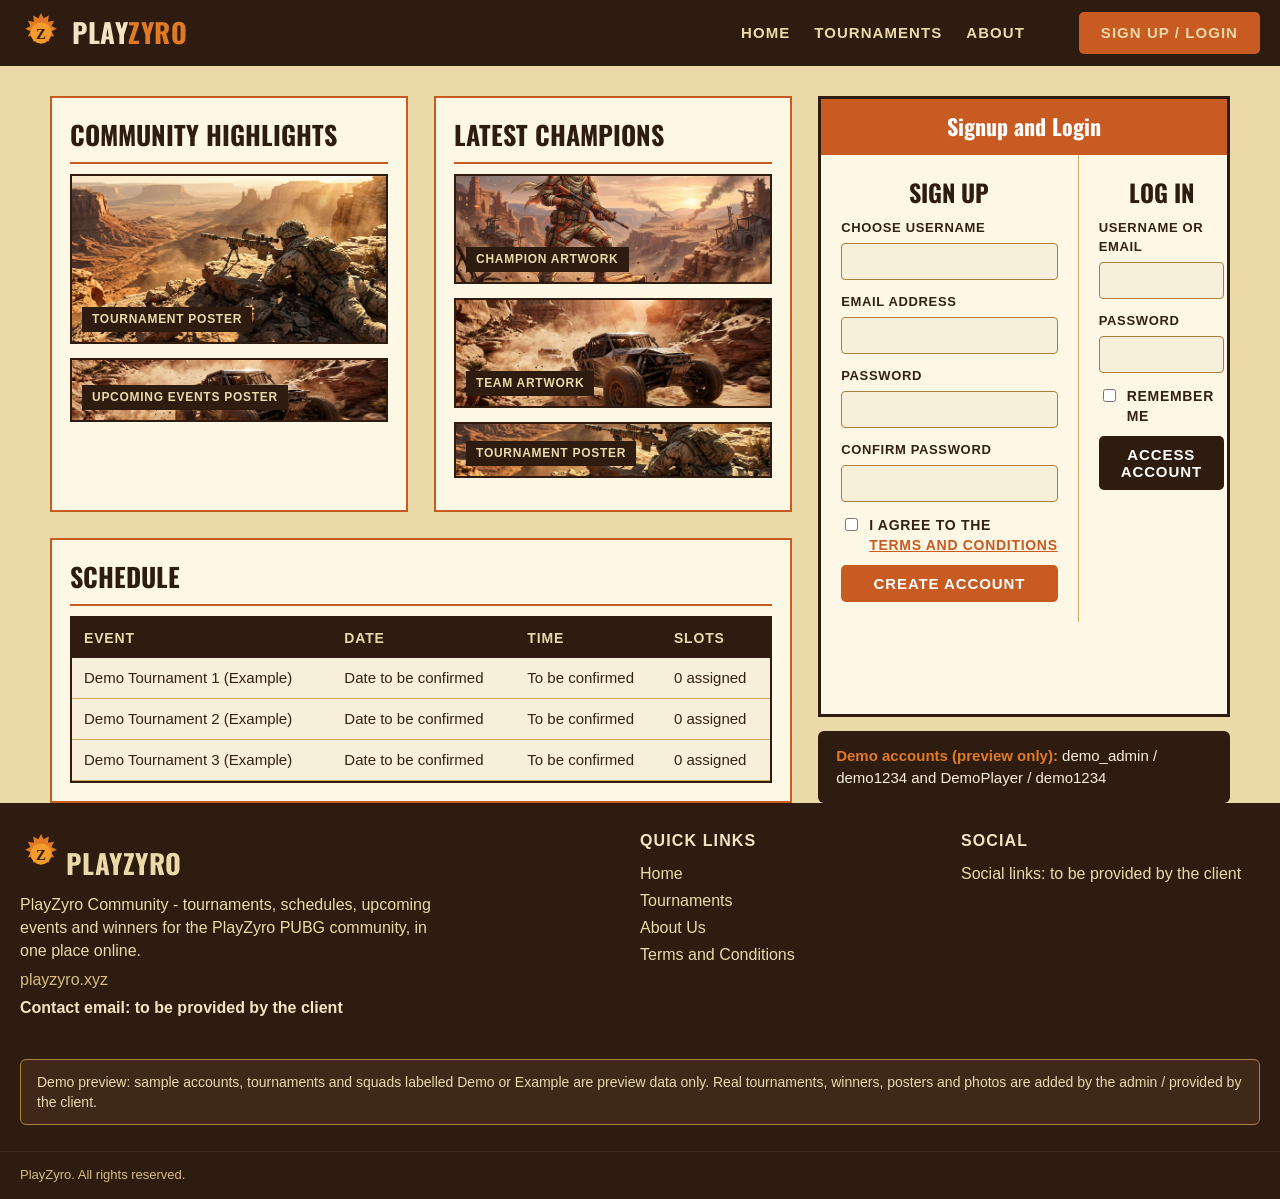
<file: squad.html>
<!DOCTYPE html>
<html lang="en"><head><meta charset="utf-8"><meta name="viewport" content="width=device-width, initial-scale=1">
<title>My Squad - PlayZyro</title><link rel="icon" href="data:image/svg+xml,%3Csvg xmlns='http://www.w3.org/2000/svg' viewBox='0 0 32 32'%3E%3Ccircle cx='16' cy='16' r='11' fill='%23e07b24'/%3E%3Ctext x='16' y='22' font-size='15' font-family='Georgia' font-weight='bold' text-anchor='middle' fill='%232e1c10'%3EZ%3C/text%3E%3C/svg%3E">
<link rel="preconnect" href="https://fonts.googleapis.com"><link rel="preconnect" href="https://fonts.gstatic.com" crossorigin><link href="https://fonts.googleapis.com/css2?family=Oswald:wght@500;600;700&display=swap" rel="stylesheet"><link rel="stylesheet" href="assets/css/style.css?v=2026-11-20l">
<script>window.PZ_VARIANT='v3';</script>
<script src="assets/js/app.js?v=2026-11-20l"></script>
</head><body>
<header class="site-header dark"><div class="header-in"><a class="logo" href="index.html" aria-label="PlayZyro home">
<svg width="42" height="42" viewBox="0 0 48 48" aria-hidden="true"><g fill="#e07b24"><path d="M24 1l3 6 6-3-1 7 7-1-3 6 6 3-6 3 3 6-7-1 1 7-6-3-3 6-3-6-6 3 1-7-7 1 3-6-6-3 6-3-3-6 7 1-1-7 6 3z"/><circle cx="24" cy="24" r="12" fill="#f39c2c"/></g><text x="24" y="31" font-size="17" font-family="Georgia,serif" font-weight="bold" text-anchor="middle" fill="#2e1c10">Z</text></svg>
<span class="word">PLAY<b>ZYRO</b></span></a>
<nav class="mainnav"><a href="index.html">Home</a><a href="tournaments.html">Tournaments</a><a href="about.html">About</a><a href="dashboard.html" class="active" data-nav-dash>Dashboard</a><a href="admin.html" data-nav-admin>Admin Panel</a><span class="userchip" data-user-chip></span><a class="btn joinbtn" href="auth.html">Join Now</a></nav><button class="burger" type="button" data-burger aria-label="Open menu" aria-expanded="false" aria-controls="site-drawer"><span></span><span></span><span></span></button></div></header><div class="drawer-backdrop" data-drawer-close></div><aside class="drawer" id="site-drawer" aria-hidden="true"><div class="drawer-head"><span class="drawer-title">Menu</span><button class="drawer-x" type="button" data-drawer-close aria-label="Close menu">&times;</button></div><nav class="drawer-nav"><a href="index.html">Home</a><a href="tournaments.html">Tournaments</a><a href="about.html">About</a><a href="dashboard.html" data-nav-dash>Dashboard</a><a href="admin.html" data-nav-admin>Admin Panel</a><span class="userchip" data-user-chip></span><div class="drawer-auth"><a class="btn joinbtn" href="auth.html">Sign Up</a><a class="btn dark joinbtn" href="auth.html">Log In</a></div></nav></aside>

<div class="content wide"><h1>My Squad</h1><div class="card" id="s-body"></div></div>
<footer class="site-footer"><div class="footer-in">
<div><a class="logo" style="margin-bottom:10px" href="index.html" aria-label="PlayZyro home">
<svg width="42" height="42" viewBox="0 0 48 48" aria-hidden="true"><g fill="#e07b24"><path d="M24 1l3 6 6-3-1 7 7-1-3 6 6 3-6 3 3 6-7-1 1 7-6-3-3 6-3-6-6 3 1-7-7 1 3-6-6-3 6-3-3-6 7 1-1-7 6 3z"/><circle cx="24" cy="24" r="12" fill="#f39c2c"/></g><text x="24" y="31" font-size="17" font-family="Georgia,serif" font-weight="bold" text-anchor="middle" fill="#2e1c10">Z</text></svg>
<span class="word">PLAY<b>ZYRO</b></span></a><p style="margin:6px 0;max-width:420px">PlayZyro Community - tournaments, schedules, upcoming events and winners for the PlayZyro PUBG community, in one place online.</p><p style="margin:4px 0;color:var(--tan)">playzyro.xyz</p><p class="foot-contact">Contact email: to be provided by the client</p></div>
<div><h4>Quick Links</h4><a href="index.html">Home</a><a href="tournaments.html">Tournaments</a><a href="about.html">About Us</a><a href="terms.html">Terms and Conditions</a></div>
<div><h4>Social</h4><p style="margin:4px 0">Social links: to be provided by the client</p></div>
<p class="demo-note">Demo preview: sample accounts, tournaments and squads labelled Demo or Example are preview data only. Real tournaments, winners, posters and photos are added by the admin / provided by the client.</p>
</div><div class="footer-bottom">PlayZyro. All rights reserved.</div></footer>
<script>
(function(){var u=PZ.session();document.querySelectorAll('[data-nav-dash]').forEach(function(e){e.style.display=u?'':'none';});document.querySelectorAll('[data-nav-admin]').forEach(function(e){e.style.display=(u&&u.role==='admin')?'':'none';});document.querySelectorAll('.joinbtn').forEach(function(e){e.style.display=u?'none':'';});})();
</script>
<script>
var u=PZ.requireAuth();
if(u){var s=PZ.mySquad(u.id),el=document.getElementById('s-body');
 if(!s){el.innerHTML='<div class="art-team five has-art"><img class="pz-art" src="assets/img/art-poster-b.jpg" alt=""><span class="art-tag">Team Artwork</span></div><svg class="pz-empty-ic" aria-hidden="true"><use href="assets/img/pz-icons.svg#pz-backpack-s"/></svg><p>You are not in a squad yet.</p><p><a class="btn" href="squad-create.html">Create Squad</a> <a class="btn dark" href="squad-join.html">Join by Code</a></p>';}
 else{var lis=s.memberIds.map(function(id,i){var m=PZ.user(id);return '<li class="mrow"><span>'+PZ.esc(m?m.username:'-')+(id===u.id?' (You)':'')+'</span><span class="mrole">'+(id===s.captainId?'Captain':'Member')+'</span></li>';}).join('');
  for(var oi=s.memberIds.length;oi<5;oi++){lis+='<li class="mrow"><span style="color:var(--brown2)">Open slot - invite a player</span><span class="mrole">Open Slot</span></li>';}
  el.innerHTML='<div class="art-team five has-art"><img class="pz-art" src="assets/img/art-poster-b.jpg" alt=""><span class="art-tag">Team Artwork</span></div><h2 style="text-align:left;margin-top:14px">'+PZ.esc(s.name)+'</h2><ul style="list-style:none;padding:0;margin:0">'+lis+'</ul><div class="jocode" style="margin-top:14px"><span>Squad Join Code: '+PZ.esc(s.joinCode)+'</span><button class="btn small" id="copy-code" type="button">Copy Code</button></div><p style="margin-top:14px">Squad size: '+s.memberIds.length+' of 5. A squad needs at least 4 members to apply for a tournament.</p><p><a class="btn" href="tournaments.html">Apply for a Tournament</a></p>';
  document.getElementById('copy-code').addEventListener('click',function(){if(navigator.clipboard){navigator.clipboard.writeText(s.joinCode);}PZ.toast('Join code copied: '+s.joinCode);});}}
</script>
</body></html>
</file>
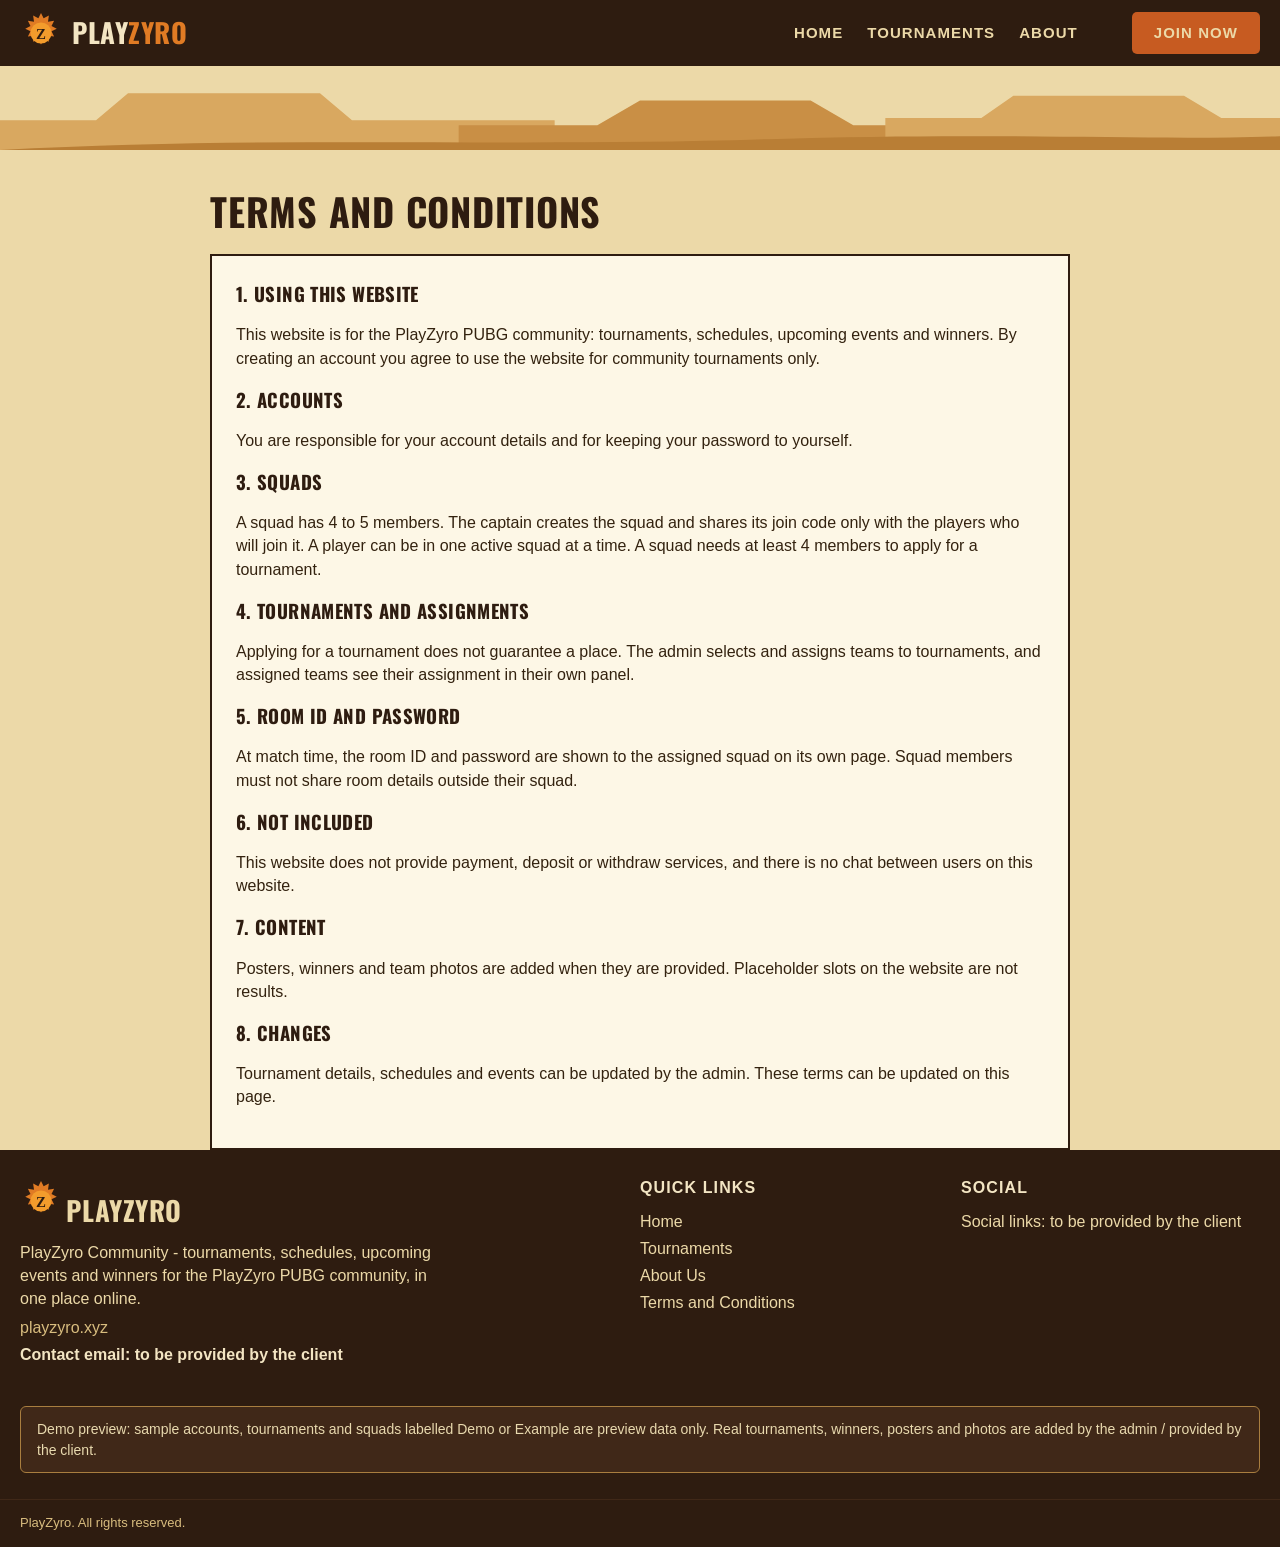
<file: terms.html>
<!DOCTYPE html>
<html lang="en"><head><meta charset="utf-8"><meta name="viewport" content="width=device-width, initial-scale=1">
<title>Terms and Conditions - PlayZyro</title><link rel="icon" href="data:image/svg+xml,%3Csvg xmlns='http://www.w3.org/2000/svg' viewBox='0 0 32 32'%3E%3Ccircle cx='16' cy='16' r='11' fill='%23e07b24'/%3E%3Ctext x='16' y='22' font-size='15' font-family='Georgia' font-weight='bold' text-anchor='middle' fill='%232e1c10'%3EZ%3C/text%3E%3C/svg%3E">
<link rel="preconnect" href="https://fonts.googleapis.com"><link rel="preconnect" href="https://fonts.gstatic.com" crossorigin><link href="https://fonts.googleapis.com/css2?family=Oswald:wght@500;600;700&display=swap" rel="stylesheet"><link rel="stylesheet" href="assets/css/style.css?v=2026-11-20l">
<script>window.PZ_VARIANT='v3';</script>
<script src="assets/js/app.js?v=2026-11-20l"></script>
</head><body>
<header class="site-header dark"><div class="header-in"><a class="logo" href="index.html" aria-label="PlayZyro home">
<svg width="42" height="42" viewBox="0 0 48 48" aria-hidden="true"><g fill="#e07b24"><path d="M24 1l3 6 6-3-1 7 7-1-3 6 6 3-6 3 3 6-7-1 1 7-6-3-3 6-3-6-6 3 1-7-7 1 3-6-6-3 6-3-3-6 7 1-1-7 6 3z"/><circle cx="24" cy="24" r="12" fill="#f39c2c"/></g><text x="24" y="31" font-size="17" font-family="Georgia,serif" font-weight="bold" text-anchor="middle" fill="#2e1c10">Z</text></svg>
<span class="word">PLAY<b>ZYRO</b></span></a>
<nav class="mainnav"><a href="index.html">Home</a><a href="tournaments.html">Tournaments</a><a href="about.html">About</a><a href="dashboard.html" data-nav-dash>Dashboard</a><a href="admin.html" data-nav-admin>Admin Panel</a><span class="userchip" data-user-chip></span><a class="btn joinbtn" href="auth.html">Join Now</a></nav><button class="burger" type="button" data-burger aria-label="Open menu" aria-expanded="false" aria-controls="site-drawer"><span></span><span></span><span></span></button></div></header><div class="drawer-backdrop" data-drawer-close></div><aside class="drawer" id="site-drawer" aria-hidden="true"><div class="drawer-head"><span class="drawer-title">Menu</span><button class="drawer-x" type="button" data-drawer-close aria-label="Close menu">&times;</button></div><nav class="drawer-nav"><a href="index.html">Home</a><a href="tournaments.html">Tournaments</a><a href="about.html">About</a><a href="dashboard.html" data-nav-dash>Dashboard</a><a href="admin.html" data-nav-admin>Admin Panel</a><span class="userchip" data-user-chip></span><div class="drawer-auth"><a class="btn joinbtn" href="auth.html">Sign Up</a><a class="btn dark joinbtn" href="auth.html">Log In</a></div></nav></aside>

<svg class="mesa-strip" viewBox="0 0 1200 170" preserveAspectRatio="none" aria-hidden="true"><path d="M0 170 L0 110 L90 110 L120 55 L300 55 L330 110 L520 110 L520 170 Z" fill="#d9a860"/><path d="M430 170 L430 120 L560 120 L600 70 L760 70 L800 120 L950 120 L950 170 Z" fill="#c98f45"/><path d="M830 170 L830 105 L920 105 L950 60 L1110 60 L1145 105 L1200 105 L1200 170 Z" fill="#d9a860"/><path d="M0 170 C260 140 480 165 720 148 C940 133 1080 152 1200 142 L1200 170 Z" fill="#b97e35"/></svg>
<div class="content"><h1>Terms and Conditions</h1><div class="card">
<h3>1. Using this website</h3><p>This website is for the PlayZyro PUBG community: tournaments, schedules, upcoming events and winners. By creating an account you agree to use the website for community tournaments only.</p>
<h3>2. Accounts</h3><p>You are responsible for your account details and for keeping your password to yourself.</p>
<h3>3. Squads</h3><p>A squad has 4 to 5 members. The captain creates the squad and shares its join code only with the players who will join it. A player can be in one active squad at a time. A squad needs at least 4 members to apply for a tournament.</p>
<h3>4. Tournaments and assignments</h3><p>Applying for a tournament does not guarantee a place. The admin selects and assigns teams to tournaments, and assigned teams see their assignment in their own panel.</p>
<h3>5. Room ID and password</h3><p>At match time, the room ID and password are shown to the assigned squad on its own page. Squad members must not share room details outside their squad.</p>
<h3>6. Not included</h3><p>This website does not provide payment, deposit or withdraw services, and there is no chat between users on this website.</p>
<h3>7. Content</h3><p>Posters, winners and team photos are added when they are provided. Placeholder slots on the website are not results.</p>
<h3>8. Changes</h3><p>Tournament details, schedules and events can be updated by the admin. These terms can be updated on this page.</p>
</div></div>
<footer class="site-footer"><div class="footer-in">
<div><a class="logo" style="margin-bottom:10px" href="index.html" aria-label="PlayZyro home">
<svg width="42" height="42" viewBox="0 0 48 48" aria-hidden="true"><g fill="#e07b24"><path d="M24 1l3 6 6-3-1 7 7-1-3 6 6 3-6 3 3 6-7-1 1 7-6-3-3 6-3-6-6 3 1-7-7 1 3-6-6-3 6-3-3-6 7 1-1-7 6 3z"/><circle cx="24" cy="24" r="12" fill="#f39c2c"/></g><text x="24" y="31" font-size="17" font-family="Georgia,serif" font-weight="bold" text-anchor="middle" fill="#2e1c10">Z</text></svg>
<span class="word">PLAY<b>ZYRO</b></span></a><p style="margin:6px 0;max-width:420px">PlayZyro Community - tournaments, schedules, upcoming events and winners for the PlayZyro PUBG community, in one place online.</p><p style="margin:4px 0;color:var(--tan)">playzyro.xyz</p><p class="foot-contact">Contact email: to be provided by the client</p></div>
<div><h4>Quick Links</h4><a href="index.html">Home</a><a href="tournaments.html">Tournaments</a><a href="about.html">About Us</a><a href="terms.html">Terms and Conditions</a></div>
<div><h4>Social</h4><p style="margin:4px 0">Social links: to be provided by the client</p></div>
<p class="demo-note">Demo preview: sample accounts, tournaments and squads labelled Demo or Example are preview data only. Real tournaments, winners, posters and photos are added by the admin / provided by the client.</p>
</div><div class="footer-bottom">PlayZyro. All rights reserved.</div></footer>
<script>
(function(){var u=PZ.session();document.querySelectorAll('[data-nav-dash]').forEach(function(e){e.style.display=u?'':'none';});document.querySelectorAll('[data-nav-admin]').forEach(function(e){e.style.display=(u&&u.role==='admin')?'':'none';});document.querySelectorAll('.joinbtn').forEach(function(e){e.style.display=u?'none':'';});})();
</script>

</body></html>
</file>
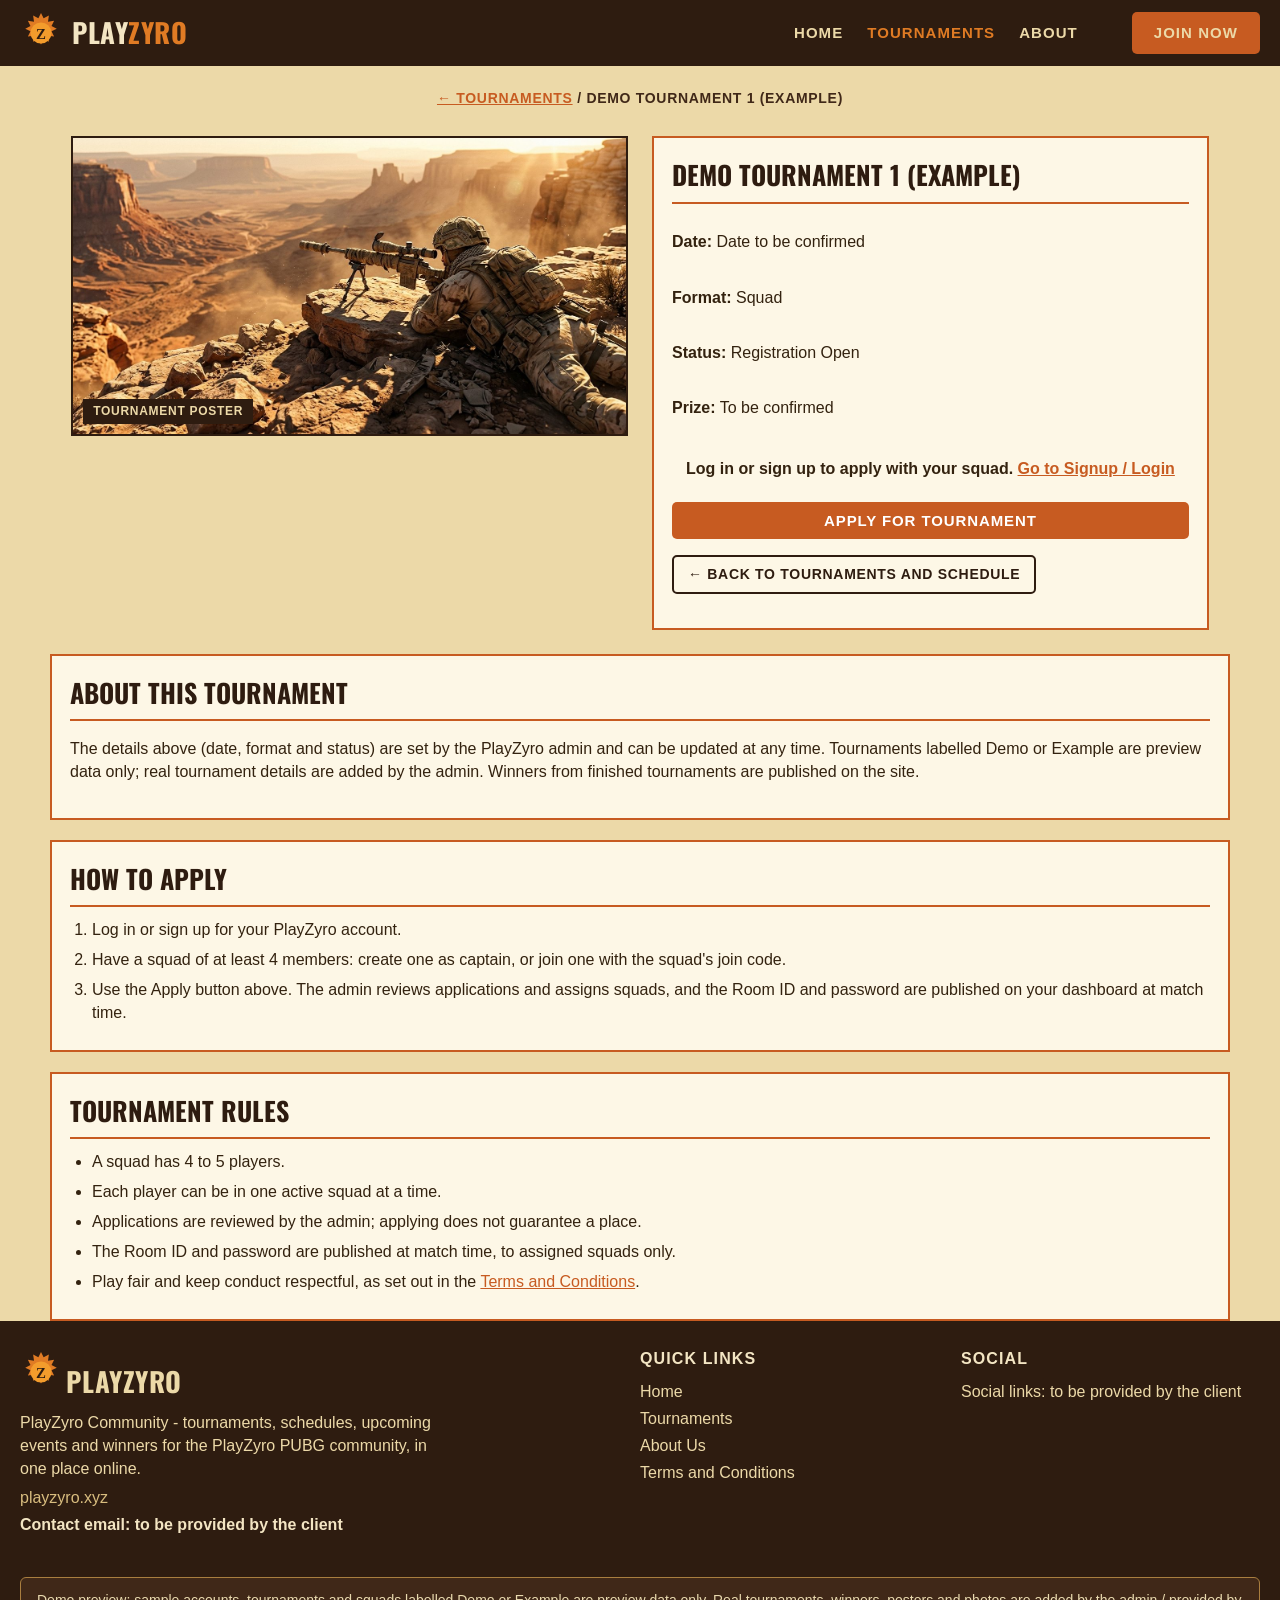
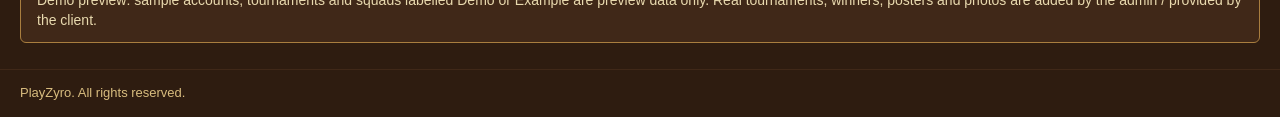
<file: tournament.html>
<!DOCTYPE html>
<html lang="en"><head><meta charset="utf-8"><meta name="viewport" content="width=device-width, initial-scale=1">
<title>Tournament Detail - PlayZyro</title><link rel="icon" href="data:image/svg+xml,%3Csvg xmlns='http://www.w3.org/2000/svg' viewBox='0 0 32 32'%3E%3Ccircle cx='16' cy='16' r='11' fill='%23e07b24'/%3E%3Ctext x='16' y='22' font-size='15' font-family='Georgia' font-weight='bold' text-anchor='middle' fill='%232e1c10'%3EZ%3C/text%3E%3C/svg%3E">
<link rel="preconnect" href="https://fonts.googleapis.com"><link rel="preconnect" href="https://fonts.gstatic.com" crossorigin><link href="https://fonts.googleapis.com/css2?family=Oswald:wght@500;600;700&display=swap" rel="stylesheet"><link rel="stylesheet" href="assets/css/style.css?v=2026-11-20l">
<script>window.PZ_VARIANT='v3';</script>
<script src="assets/js/app.js?v=2026-11-20l"></script>
</head><body>
<header class="site-header dark"><div class="header-in"><a class="logo" href="index.html" aria-label="PlayZyro home">
<svg width="42" height="42" viewBox="0 0 48 48" aria-hidden="true"><g fill="#e07b24"><path d="M24 1l3 6 6-3-1 7 7-1-3 6 6 3-6 3 3 6-7-1 1 7-6-3-3 6-3-6-6 3 1-7-7 1 3-6-6-3 6-3-3-6 7 1-1-7 6 3z"/><circle cx="24" cy="24" r="12" fill="#f39c2c"/></g><text x="24" y="31" font-size="17" font-family="Georgia,serif" font-weight="bold" text-anchor="middle" fill="#2e1c10">Z</text></svg>
<span class="word">PLAY<b>ZYRO</b></span></a>
<nav class="mainnav"><a href="index.html">Home</a><a href="tournaments.html" class="active">Tournaments</a><a href="about.html">About</a><a href="dashboard.html" data-nav-dash>Dashboard</a><a href="admin.html" data-nav-admin>Admin Panel</a><span class="userchip" data-user-chip></span><a class="btn joinbtn" href="auth.html">Join Now</a></nav><button class="burger" type="button" data-burger aria-label="Open menu" aria-expanded="false" aria-controls="site-drawer"><span></span><span></span><span></span></button></div></header><div class="drawer-backdrop" data-drawer-close></div><aside class="drawer" id="site-drawer" aria-hidden="true"><div class="drawer-head"><span class="drawer-title">Menu</span><button class="drawer-x" type="button" data-drawer-close aria-label="Close menu">&times;</button></div><nav class="drawer-nav"><a href="index.html">Home</a><a href="tournaments.html">Tournaments</a><a href="about.html">About</a><a href="dashboard.html" data-nav-dash>Dashboard</a><a href="admin.html" data-nav-admin>Admin Panel</a><span class="userchip" data-user-chip></span><div class="drawer-auth"><a class="btn joinbtn" href="auth.html">Sign Up</a><a class="btn dark joinbtn" href="auth.html">Log In</a></div></nav></aside>

<p class="crumb"><a href="tournaments.html">&larr; Tournaments</a> / <span id="crumb-name">Tournament</span></p>
<div class="wrap"><div class="detail-grid">
<div><div class="art-poster tall has-art"><img class="pz-art" src="assets/img/art-poster-a.jpg" alt=""><span class="art-tag">Tournament Poster</span></div></div>
<div class="panel detail-panel"><h2 id="d-name">Tournament</h2>
<p><b>Date:</b> <span id="d-date">-</span></p>
<p><b>Format:</b> <span id="d-mode">-</span></p>
<p><b>Status:</b> <span id="d-status">-</span></p>
<p><b>Prize:</b> To be confirmed</p>
<div id="d-state"></div>
<button class="btn" id="d-apply" type="button">Apply for Tournament</button>
<p class="backlink"><a href="tournaments.html">&larr; Back to Tournaments and Schedule</a></p>
</div></div></div>
<div class="wrap"><div class="detail-extra"><section class="panel"><h2>About This Tournament</h2><p>The details above (date, format and status) are set by the PlayZyro admin and can be updated at any time. Tournaments labelled Demo or Example are preview data only; real tournament details are added by the admin. Winners from finished tournaments are published on the site.</p></section><section class="panel"><h2>How to Apply</h2><ol class="apply-steps"><li>Log in or sign up for your PlayZyro account.</li><li>Have a squad of at least 4 members: create one as captain, or join one with the squad's join code.</li><li>Use the Apply button above. The admin reviews applications and assigns squads, and the Room ID and password are published on your dashboard at match time.</li></ol></section><section class="panel"><h2>Tournament Rules</h2><ul class="rules-list"><li>A squad has 4 to 5 players.</li><li>Each player can be in one active squad at a time.</li><li>Applications are reviewed by the admin; applying does not guarantee a place.</li><li>The Room ID and password are published at match time, to assigned squads only.</li><li>Play fair and keep conduct respectful, as set out in the <a href="terms.html">Terms and Conditions</a>.</li></ul></section></div></div>
<footer class="site-footer"><div class="footer-in">
<div><a class="logo" style="margin-bottom:10px" href="index.html" aria-label="PlayZyro home">
<svg width="42" height="42" viewBox="0 0 48 48" aria-hidden="true"><g fill="#e07b24"><path d="M24 1l3 6 6-3-1 7 7-1-3 6 6 3-6 3 3 6-7-1 1 7-6-3-3 6-3-6-6 3 1-7-7 1 3-6-6-3 6-3-3-6 7 1-1-7 6 3z"/><circle cx="24" cy="24" r="12" fill="#f39c2c"/></g><text x="24" y="31" font-size="17" font-family="Georgia,serif" font-weight="bold" text-anchor="middle" fill="#2e1c10">Z</text></svg>
<span class="word">PLAY<b>ZYRO</b></span></a><p style="margin:6px 0;max-width:420px">PlayZyro Community - tournaments, schedules, upcoming events and winners for the PlayZyro PUBG community, in one place online.</p><p style="margin:4px 0;color:var(--tan)">playzyro.xyz</p><p class="foot-contact">Contact email: to be provided by the client</p></div>
<div><h4>Quick Links</h4><a href="index.html">Home</a><a href="tournaments.html">Tournaments</a><a href="about.html">About Us</a><a href="terms.html">Terms and Conditions</a></div>
<div><h4>Social</h4><p style="margin:4px 0">Social links: to be provided by the client</p></div>
<p class="demo-note">Demo preview: sample accounts, tournaments and squads labelled Demo or Example are preview data only. Real tournaments, winners, posters and photos are added by the admin / provided by the client.</p>
</div><div class="footer-bottom">PlayZyro. All rights reserved.</div></footer>
<script>
(function(){var u=PZ.session();document.querySelectorAll('[data-nav-dash]').forEach(function(e){e.style.display=u?'':'none';});document.querySelectorAll('[data-nav-admin]').forEach(function(e){e.style.display=(u&&u.role==='admin')?'':'none';});document.querySelectorAll('.joinbtn').forEach(function(e){e.style.display=u?'none':'';});})();
</script>
<script>
var t = PZ.db.tournaments.find(function(x){return x.id===PZ.qs('id');}) || PZ.db.tournaments[0];
if(!t){document.getElementById('d-state').innerHTML='<div class="msg err">No tournament found.</div>';}
else{
 document.getElementById('d-name').textContent=t.name;
 document.getElementById('crumb-name').textContent=t.name;
 document.getElementById('d-date').textContent=t.dateText+(t.timeText?' - '+t.timeText:'');
 document.getElementById('d-mode').textContent=t.mode||'Squad';
 document.getElementById('d-status').textContent=t.status;
 var u=PZ.session(), state=document.getElementById('d-state');
 function render(){
   if(!u){state.innerHTML='<div class="msg">Log in or sign up to apply with your squad. <a href="auth.html">Go to Signup / Login</a></div>';return;}
   var s=PZ.mySquad(u.id);
   if(s && PZ.isAssigned(s.id,t.id)){state.innerHTML='<div class="msg ok">Your squad is assigned to this tournament.</div>';var r=PZ.roomFor(u,t.id);if(r){state.innerHTML+='<div class="msg ok">Room ID: <b>'+PZ.esc(r.roomId)+'</b> &nbsp; Password: <b>'+PZ.esc(r.password)+'</b></div>';}return;}
   if(s && PZ.db.applications.some(function(a){return a.squadId===s.id&&a.tournamentId===t.id;})){state.innerHTML='<div class="msg ok">Your squad has applied for this tournament. The admin selects and assigns teams.</div>';return;}
   state.innerHTML='';
 }
 render();
 document.getElementById('d-apply').addEventListener('click',function(){
   if(!u){location.href='auth.html';return;}
   var res=PZ.apply(PZ.mySquad(u.id),t.id);
   if(res.error){state.innerHTML='<div class="msg err">'+PZ.esc(res.error)+'</div>';}
   else{PZ.toast('Application sent. The admin selects and assigns teams.');render();}
 });
}
</script>
</body></html>
</file>
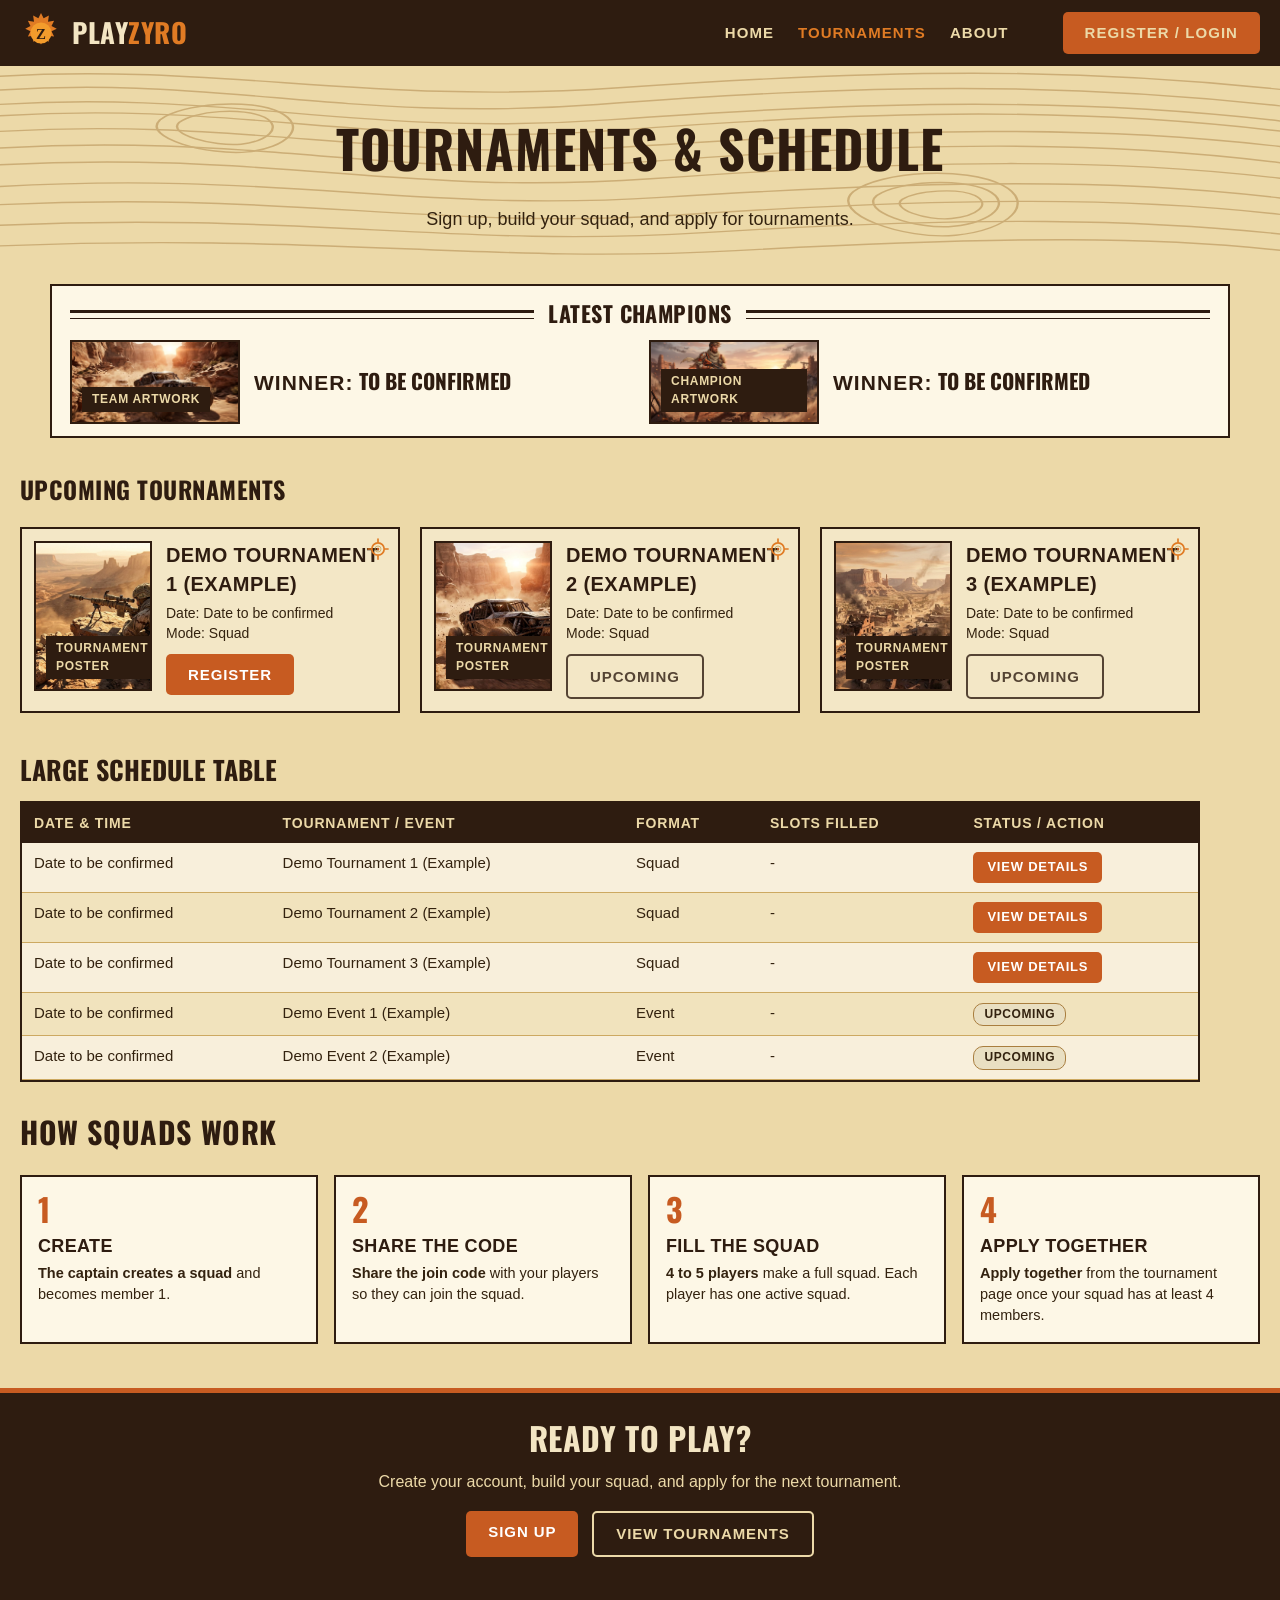
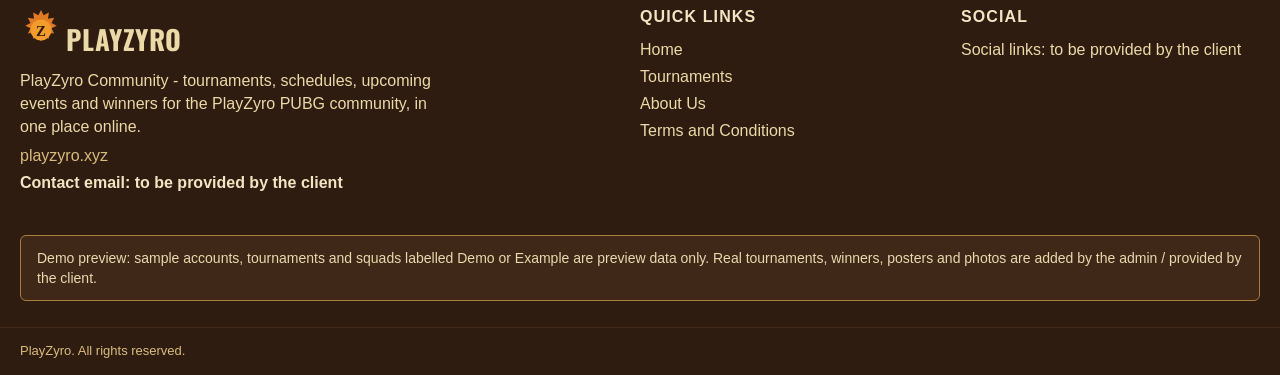
<file: tournaments.html>
<!DOCTYPE html>
<html lang="en"><head><meta charset="utf-8"><meta name="viewport" content="width=device-width, initial-scale=1">
<title>Tournaments and Schedule - PlayZyro</title><link rel="icon" href="data:image/svg+xml,%3Csvg xmlns='http://www.w3.org/2000/svg' viewBox='0 0 32 32'%3E%3Ccircle cx='16' cy='16' r='11' fill='%23e07b24'/%3E%3Ctext x='16' y='22' font-size='15' font-family='Georgia' font-weight='bold' text-anchor='middle' fill='%232e1c10'%3EZ%3C/text%3E%3C/svg%3E">
<link rel="preconnect" href="https://fonts.googleapis.com"><link rel="preconnect" href="https://fonts.gstatic.com" crossorigin><link href="https://fonts.googleapis.com/css2?family=Oswald:wght@500;600;700&display=swap" rel="stylesheet"><link rel="stylesheet" href="assets/css/style.css?v=2026-11-20l">
<script>window.PZ_VARIANT='v3';</script>
<script src="assets/js/app.js?v=2026-11-20l"></script>
</head><body>
<header class="site-header dark"><div class="header-in"><a class="logo" href="index.html" aria-label="PlayZyro home">
<svg width="42" height="42" viewBox="0 0 48 48" aria-hidden="true"><g fill="#e07b24"><path d="M24 1l3 6 6-3-1 7 7-1-3 6 6 3-6 3 3 6-7-1 1 7-6-3-3 6-3-6-6 3 1-7-7 1 3-6-6-3 6-3-3-6 7 1-1-7 6 3z"/><circle cx="24" cy="24" r="12" fill="#f39c2c"/></g><text x="24" y="31" font-size="17" font-family="Georgia,serif" font-weight="bold" text-anchor="middle" fill="#2e1c10">Z</text></svg>
<span class="word">PLAY<b>ZYRO</b></span></a>
<nav class="mainnav"><a href="index.html">Home</a><a href="tournaments.html" class="active">Tournaments</a><a href="about.html">About</a><a href="dashboard.html" data-nav-dash>Dashboard</a><a href="admin.html" data-nav-admin>Admin Panel</a><span class="userchip" data-user-chip></span><a class="btn joinbtn" href="auth.html">Register / Login</a></nav><button class="burger" type="button" data-burger aria-label="Open menu" aria-expanded="false" aria-controls="site-drawer"><span></span><span></span><span></span></button></div></header><div class="drawer-backdrop" data-drawer-close></div><aside class="drawer" id="site-drawer" aria-hidden="true"><div class="drawer-head"><span class="drawer-title">Menu</span><button class="drawer-x" type="button" data-drawer-close aria-label="Close menu">&times;</button></div><nav class="drawer-nav"><a href="index.html">Home</a><a href="tournaments.html">Tournaments</a><a href="about.html">About</a><a href="dashboard.html" data-nav-dash>Dashboard</a><a href="admin.html" data-nav-admin>Admin Panel</a><span class="userchip" data-user-chip></span><div class="drawer-auth"><a class="btn joinbtn" href="auth.html">Sign Up</a><a class="btn dark joinbtn" href="auth.html">Log In</a></div></nav></aside>

<section class="pagetitle"><svg class="topo" width="100%" height="100%" preserveAspectRatio="none" viewBox="0 0 1200 300" aria-hidden="true"><g fill="none" stroke="#a97e3f" stroke-width="1.4" opacity="0.55"><path d="M-20 18 C200 -8 340 62 580 34 S 1010 -2 1240 44"/><path d="M-20 40 C200 10 320 90 560 60 S 1000 20 1240 70"/><path d="M-20 62 C210 34 330 112 570 84 S 1015 44 1240 94"/><path d="M-20 80 C220 50 340 130 580 100 S 1020 60 1240 110"/><path d="M-20 104 C230 76 350 152 590 126 S 1030 86 1240 134"/><path d="M-20 130 C240 100 360 180 600 150 S 1040 110 1240 160"/><path d="M-20 156 C250 128 370 204 610 176 S 1050 138 1240 184"/><path d="M-20 190 C260 160 380 230 620 205 S 1060 170 1240 215"/><path d="M-20 218 C270 192 400 258 640 232 S 1070 200 1240 240"/><path d="M-20 250 C280 225 420 285 660 260 S 1080 235 1240 270"/><path d="M-20 282 C300 258 450 310 690 288 S 1100 262 1240 296"/><path d="M150 84 C170 58 235 50 262 72 C290 95 268 128 232 134 C196 140 132 112 150 84 Z"/><path d="M168 88 C182 70 228 64 248 80 C266 96 250 118 226 122 C200 126 156 106 168 88 Z"/><path d="M800 196 C826 164 905 156 940 186 C972 214 946 256 896 264 C848 272 776 230 800 196 Z"/><path d="M822 202 C842 180 900 174 926 194 C950 214 930 244 894 250 C860 256 804 226 822 202 Z"/><path d="M846 208 C860 194 898 190 914 202 C930 216 916 234 892 238 C868 242 834 222 846 208 Z"/></g></svg><h1>Tournaments &amp; Schedule</h1><p>Sign up, build your squad, and apply for tournaments.</p></section>
<div class="wrap">
<div class="champ-banner"><div class="cb-head"><h2>Latest Champions</h2></div>
<div class="champ-row"><div class="champ-unit"><div class="art-team has-art"><img class="pz-art" src="assets/img/art-poster-b.jpg" alt=""><span class="art-tag">Team Artwork</span></div><div class="cap"><span class="wl-label">Winner:</span> To be confirmed</div></div><div class="champ-unit"><div class="art-photo has-art"><img class="pz-art" src="assets/img/art-champion.jpg" alt=""><span class="art-tag">Champion Artwork</span></div><div class="cap"><span class="wl-label">Winner:</span> To be confirmed</div></div></div></div>
<h2 style="text-transform:uppercase;margin:34px 0 4px">Upcoming Tournaments</h2>
<div class="hcards" id="tour-cards" style="margin-left:0"></div>
<div class="sched" id="schedule" style="margin:38px 0 0"><h2>Large Schedule Table</h2>
<div class="tablewrap stack-table" style="margin-top:12px"><table><thead><tr><th>Date &amp; Time</th><th>Tournament / Event</th><th>Format</th><th>Slots Filled</th><th>Status / Action</th></tr></thead><tbody id="sched-rows"></tbody></table></div></div>
<div class="r2-block"><h2 style="text-transform:uppercase">How Squads Work</h2><div class="steps" style="grid-template-columns:repeat(4,1fr)"><div class="step"><div class="num">1</div><h3>Create</h3><p><b>The captain creates a squad</b> and becomes member 1.</p></div><div class="step"><div class="num">2</div><h3>Share the Code</h3><p><b>Share the join code</b> with your players so they can join the squad.</p></div><div class="step"><div class="num">3</div><h3>Fill the Squad</h3><p><b>4 to 5 players</b> make a full squad. Each player has one active squad.</p></div><div class="step"><div class="num">4</div><h3>Apply Together</h3><p><b>Apply together</b> from the tournament page once your squad has at least 4 members.</p></div></div></div>
</div>
<section class="cta-band cta-slim"><div class="wrap"><h2>Ready to Play?</h2><p>Create your account, build your squad, and apply for the next tournament.</p><div class="cta-row"><a class="btn" href="auth.html">Sign Up</a><a class="btn ghost-light" href="tournaments.html">View Tournaments</a></div></div></section>
<footer class="site-footer"><div class="footer-in">
<div><a class="logo" style="margin-bottom:10px" href="index.html" aria-label="PlayZyro home">
<svg width="42" height="42" viewBox="0 0 48 48" aria-hidden="true"><g fill="#e07b24"><path d="M24 1l3 6 6-3-1 7 7-1-3 6 6 3-6 3 3 6-7-1 1 7-6-3-3 6-3-6-6 3 1-7-7 1 3-6-6-3 6-3-3-6 7 1-1-7 6 3z"/><circle cx="24" cy="24" r="12" fill="#f39c2c"/></g><text x="24" y="31" font-size="17" font-family="Georgia,serif" font-weight="bold" text-anchor="middle" fill="#2e1c10">Z</text></svg>
<span class="word">PLAY<b>ZYRO</b></span></a><p style="margin:6px 0;max-width:420px">PlayZyro Community - tournaments, schedules, upcoming events and winners for the PlayZyro PUBG community, in one place online.</p><p style="margin:4px 0;color:var(--tan)">playzyro.xyz</p><p class="foot-contact">Contact email: to be provided by the client</p></div>
<div><h4>Quick Links</h4><a href="index.html">Home</a><a href="tournaments.html">Tournaments</a><a href="about.html">About Us</a><a href="terms.html">Terms and Conditions</a></div>
<div><h4>Social</h4><p style="margin:4px 0">Social links: to be provided by the client</p></div>
<p class="demo-note">Demo preview: sample accounts, tournaments and squads labelled Demo or Example are preview data only. Real tournaments, winners, posters and photos are added by the admin / provided by the client.</p>
</div><div class="footer-bottom">PlayZyro. All rights reserved.</div></footer>
<script>
(function(){var u=PZ.session();document.querySelectorAll('[data-nav-dash]').forEach(function(e){e.style.display=u?'':'none';});document.querySelectorAll('[data-nav-admin]').forEach(function(e){e.style.display=(u&&u.role==='admin')?'':'none';});document.querySelectorAll('.joinbtn').forEach(function(e){e.style.display=u?'none':'';});})();
</script>
<script>
document.getElementById('tour-cards').innerHTML = PZ.db.tournaments.map(function(t,i){
 var b = t.status==='Registration Open' ? '<a class="btn" href="tournament.html?id='+t.id+'">Register</a>' : '<a class="btn ghost" style="opacity:.8" href="tournament.html?id='+t.id+'">Upcoming</a>';
 return '<article class="hcard"><svg class="pz-corner" aria-hidden="true"><use href="assets/img/pz-icons.svg#pz-crosshair"/></svg><div class="art-poster has-art"><img class="pz-art" src="'+PZ.posterFor(i)+'" alt=""><span class="art-tag">Tournament Poster</span></div><div class="hcard-body"><h3>'+PZ.esc(t.name)+'</h3><div class="meta">Date: '+PZ.esc(t.dateText)+'<br>Mode: '+PZ.esc(t.mode||'Squad')+'</div>'+b+'</div></article>';}).join('');
var rows = PZ.db.tournaments.map(function(t,i){return '<tr'+(i%2?' class="alt"':'')+'><td data-label="Date &amp; Time">'+PZ.esc(t.dateText)+(t.timeText?' | '+PZ.esc(t.timeText):'')+'</td><td data-label="Tournament / Event">'+PZ.esc(t.name)+'</td><td data-label="Format">'+PZ.esc(t.mode||'Squad')+'</td><td data-label="Slots Filled">'+(t.slots?PZ.esc(t.slots):'-')+'</td><td data-label="Status / Action"><a class="btn small" href="tournament.html?id='+t.id+'">View Details</a></td></tr>';});
PZ.db.events.forEach(function(e,i){rows.push('<tr'+((PZ.db.tournaments.length+i)%2?' class="alt"':'')+'><td data-label="Date &amp; Time">'+PZ.esc(e.dateText)+'</td><td data-label="Tournament / Event">'+PZ.esc(e.title)+'</td><td data-label="Format">Event</td><td data-label="Slots Filled">-</td><td data-label="Status / Action"><span class="status">Upcoming</span></td></tr>');});
document.getElementById('sched-rows').innerHTML = rows.join('') || '<tr><td colspan="5">No schedule entries yet. The admin adds tournaments and events in the admin panel.</td></tr>';
</script>
</body></html>
</file>
<file: assets/css/style.css>
/* PlayZyro V3 - Miramar Desert theme */
:root{
  --sand:#ecd9a8; --sand2:#e6cf9a; --cream:#f8efdb; --paper:#fdf7e6;
  --brown:#2e1c10; --brown2:#402818; --orange:#c75b21; --orange2:#e07b24;
  --tan:#d9bd7f; --tan2:#cda961; --line:#a97e3f; --ink:#33220f;
  --display:'Oswald','Arial Narrow','Franklin Gothic Medium',Impact,sans-serif;
  --cond:'Arial Narrow','Helvetica Neue',Arial,sans-serif;
  --body:'Segoe UI',Arial,Helvetica,sans-serif;
}
*{box-sizing:border-box}
html,body{margin:0;padding:0}
body{background:var(--sand);color:var(--ink);font-family:var(--body);font-size:16px;line-height:1.45}
a{color:var(--orange)}
h1,h2,h3{font-family:var(--display);color:var(--brown);margin:0 0 .4em}
.wrap{max-width:1280px;margin:0 auto;padding:0 20px}
.btn{display:inline-block;background:var(--orange);color:#fff;border:0;border-radius:5px;padding:10px 22px;font-family:var(--cond);font-weight:700;letter-spacing:.06em;text-transform:uppercase;text-decoration:none;cursor:pointer;font-size:15px;text-align:center}
.btn:hover{background:var(--orange2)}
.btn.dark{background:var(--brown)}
.btn.dark:hover{background:var(--brown2)}
.btn.ghost{background:transparent;border:2px solid var(--brown);color:var(--brown)}
.btn.small{padding:6px 14px;font-size:13px}
input,select,textarea{width:100%;padding:9px 11px;border:1px solid var(--line);border-radius:4px;background:var(--cream);font-family:var(--body);font-size:15px;color:var(--ink)}
label{font-family:var(--cond);font-weight:700;letter-spacing:.05em;text-transform:uppercase;font-size:13px;display:block;margin:0 0 5px}
.msg{border-radius:5px;padding:10px 14px;margin:12px 0;font-weight:600}
.msg.err{background:#f6d9c8;border:1px solid var(--orange);color:#7a2d08}
.msg.ok{background:#eef0cf;border:1px solid #8a8f3c;color:#4c4f14}
.ph{background:#ddd3bd;border:2px solid #8d8570;color:#5c5340;display:flex;align-items:center;justify-content:center;text-align:center;font-family:var(--cond);font-weight:700;letter-spacing:.05em;text-transform:uppercase;padding:18px;min-height:110px}
.ph.tall{min-height:300px}
.tablewrap{overflow-x:auto;border:2px solid var(--brown);max-width:100%}
.dash-grid>*,.auth-grid>*,.detail-grid>*,.admin-grid>*,.footer-in>*,.hcards>*{min-width:0}
table{border-collapse:collapse;width:100%;min-width:640px;background:var(--cream)}
th{background:var(--brown);color:var(--sand);font-family:var(--cond);letter-spacing:.06em;text-transform:uppercase;text-align:left;padding:10px 12px;font-size:14px}
td{padding:9px 12px;border-bottom:1px solid var(--tan2);font-size:15px;vertical-align:top}
tr.alt td{background:#f1e3bd}
.status{display:inline-block;padding:2px 10px;border-radius:10px;font-family:var(--cond);font-weight:700;font-size:12px;letter-spacing:.05em;text-transform:uppercase;background:#e9dfc2;border:1px solid var(--line)}
.status.open{background:#b9c98a;border-color:#7d8f4a}
.pz-toast{position:fixed;left:50%;bottom:26px;transform:translateX(-50%) translateY(20px);background:var(--brown);color:var(--sand);padding:12px 22px;border-radius:6px;font-weight:600;opacity:0;pointer-events:none;transition:opacity .25s,transform .25s;z-index:99;max-width:90vw;text-align:center}
.pz-toast.show{opacity:1;transform:translateX(-50%) translateY(0)}

/* Header */
.site-header{position:relative;z-index:5}
.site-header.dark{background:var(--brown);color:var(--sand)}
.site-header.light{background:var(--cream);color:var(--brown);border-bottom:3px solid var(--tan)}
.header-in{display:flex;align-items:center;gap:26px;max-width:1280px;margin:0 auto;padding:12px 20px;flex-wrap:wrap}
.logo{display:flex;align-items:center;gap:10px;text-decoration:none}
.logo .word{font-family:var(--display);font-weight:900;font-size:27px;letter-spacing:.02em}
.dark .logo .word{color:#f3e5c3}.dark .logo .word b{color:var(--orange2)}
.light .logo .word{color:var(--brown)}.light .logo .word b{color:var(--orange)}
.mainnav{display:flex;gap:24px;flex-wrap:wrap;margin-left:auto;align-items:center}
.mainnav a{font-family:var(--cond);font-weight:700;letter-spacing:.07em;text-transform:uppercase;text-decoration:none;font-size:15px}
.dark .mainnav a{color:var(--sand)} .light .mainnav a{color:var(--brown)}
.mainnav a:hover,.mainnav a.active{color:var(--orange2)}
.userchip{font-family:var(--cond);font-weight:700;letter-spacing:.04em}
.joinbtn{margin-left:6px}

/* Hero (home) */
.hero{position:relative;overflow:hidden;background:linear-gradient(var(--sand2),var(--sand));text-align:center;padding:52px 20px 0}
.hero .topo{position:absolute;inset:0;opacity:.5;pointer-events:none}
.hero h1{position:relative;font-size:46px;line-height:1.08;text-transform:uppercase;font-weight:900}
.hero h1 .l1{color:var(--orange);display:block}
.hero h1 .l2{color:var(--brown);display:block}
.hero p{position:relative;max-width:640px;margin:10px auto 22px;font-size:17px}
.hero .cta{position:relative;display:flex;gap:14px;justify-content:center;flex-wrap:wrap;padding-bottom:26px}
.dunes{display:block;width:100%;height:auto;margin-top:4px}

/* Sections */
.section{padding:38px 0}
.section h2{font-size:34px;text-transform:uppercase;text-align:center;font-weight:900}
.cards3{display:grid;grid-template-columns:repeat(3,1fr);gap:22px;max-width:1060px;margin:22px auto 0}
.tcard{background:var(--brown);border-radius:8px;padding:16px;color:var(--sand)}
.tcard .ph{min-height:130px;border-radius:4px}
.tcard h3{color:#f3e5c3;font-family:var(--cond);text-transform:uppercase;font-size:21px;margin:14px 0 2px}
.tcard .date{color:var(--tan);font-size:14px;margin-bottom:12px}
.tcard .btn{width:100%}

/* Newspaper strips */
.newsstrip{background:var(--paper);border-top:4px double var(--brown);border-bottom:4px double var(--brown);padding:16px 20px;max-width:1060px;margin:0 auto}
.newsstrip h2{font-size:30px}
.strip-row{display:flex;gap:16px;align-items:stretch;overflow-x:auto;padding-bottom:6px}
.strip-row .ph{flex:1 1 180px;min-height:104px}
.strip-cell{flex:1 1 200px;display:flex;flex-direction:column;gap:8px;justify-content:center}
.strip-cell .cap{font-family:var(--cond);font-weight:700;text-transform:uppercase;letter-spacing:.05em}
.strip-nav{display:flex;gap:8px;justify-content:flex-end;margin-top:8px}
.strip-nav button{background:var(--brown);color:var(--sand);border:0;border-radius:4px;width:38px;height:30px;cursor:pointer;font-size:16px}

/* Footer */
.site-footer{background:var(--brown);color:var(--sand);margin-top:50px}
.footer-in{max-width:1280px;margin:0 auto;padding:34px 20px 20px;display:grid;grid-template-columns:2fr 1fr 1fr;gap:28px}
.site-footer h4{font-family:var(--cond);letter-spacing:.07em;text-transform:uppercase;color:#f3e5c3;margin:0 0 10px}
.site-footer a{color:var(--sand);text-decoration:none;display:block;margin:4px 0}
.site-footer a:hover{color:var(--orange2)}
.footer-bottom{border-top:1px solid var(--brown2);padding:14px 20px;max-width:1280px;margin:0 auto;font-size:13px;color:var(--tan)}
.demo-note{grid-column:1/-1;background:var(--brown2);border:1px solid var(--line);border-radius:6px;padding:12px 16px;font-size:14px;color:#e8d9ae}

/* Page titles (tournaments) */
.pagetitle{position:relative;text-align:center;padding:44px 20px 8px;overflow:hidden}
.pagetitle .topo{position:absolute;inset:0;opacity:.45;pointer-events:none}
.pagetitle h1{position:relative;font-size:52px;text-transform:uppercase;font-weight:900}
.pagetitle p{position:relative;font-size:18px}
.champ-banner{max-width:1180px;margin:26px auto 0;background:var(--paper);border:2px solid var(--brown);padding:12px 18px}
.champ-banner .cb-head{display:flex;align-items:center;gap:14px}
.champ-banner .cb-head:before,.champ-banner .cb-head:after{content:"";flex:1;border-top:3px solid var(--brown);border-bottom:1px solid var(--brown);height:5px}
.champ-banner h2{font-size:22px;margin:0}
.champ-row{display:flex;gap:18px;align-items:center;flex-wrap:wrap;margin-top:10px}
.champ-row .ph{min-height:74px;flex:0 0 190px}
.champ-row .cap{font-family:var(--display);font-weight:900;font-size:21px;text-transform:uppercase;color:var(--brown)}
.hcards{display:grid;grid-template-columns:repeat(3,1fr);gap:20px;max-width:1180px;margin:20px auto 0}
.hcard{background:#f3e7c6;border:2px solid var(--brown);padding:12px;display:flex;gap:14px;align-items:stretch}
.hcard .ph{flex:0 0 118px;min-height:118px;padding:8px;font-size:13px}
.hcard h3{font-family:var(--cond);font-size:20px;text-transform:uppercase;margin:0 0 4px}
.hcard .meta{font-size:14px;margin-bottom:10px}
.sched{max-width:1180px;margin:0 auto}
.sched h2{text-align:left;font-size:22px;font-family:var(--cond);letter-spacing:.05em}

/* Auth */
.auth-grid{display:grid;grid-template-columns:1fr 1fr;gap:26px;max-width:1180px;margin:30px auto 0;align-items:start}
.panel{background:var(--paper);border:2px solid var(--orange);padding:18px}
.panel h2{font-family:var(--cond);font-size:26px;text-transform:uppercase;border-bottom:2px solid var(--orange);padding-bottom:8px}
.panel .ph{margin-bottom:14px}
.auth-panel{border:3px solid var(--brown);background:var(--paper);padding:0;overflow:hidden}
.auth-panel .ap-head{background:var(--orange);color:#fff;font-family:var(--display);font-weight:700;font-size:22px;text-align:center;padding:12px}
.auth-cols{display:grid;grid-template-columns:1fr 1fr}
.auth-col{padding:20px}
.auth-col:first-child{border-right:1px solid var(--tan2)}
.auth-col h2{font-family:var(--cond);text-align:center;font-size:24px}
.auth-col .field{margin-bottom:13px}
.checkline{display:flex;gap:8px;align-items:flex-start;font-size:14px;margin:10px 0}
.checkline input{width:auto;margin-top:3px}
.demo-box{max-width:1180px;margin:20px auto 0;background:var(--brown);color:var(--sand);border-radius:6px;padding:14px 18px;font-size:15px}
.demo-box b{color:var(--orange2)}

/* Dashboard */
.dash-band{background:var(--tan);margin-top:0}
.dash-band-in{max-width:1280px;margin:0 auto;padding:16px 20px;display:flex;gap:22px;align-items:flex-start;flex-wrap:wrap}
.dash-band h1{font-family:var(--cond);font-size:30px;text-transform:uppercase;margin:8px 0 0}
.dash-band h1 span{color:#6d4c1e;font-weight:400}
.roombox{margin-left:auto;background:var(--brown);color:var(--sand);min-width:300px;max-width:430px;flex:1 1 300px}
.roombox .rb-head{background:var(--orange);color:#fff;font-family:var(--cond);font-weight:700;letter-spacing:.06em;padding:8px 14px;font-size:17px}
.roombox .rb-body{padding:12px 14px;font-size:15px}
.roombox .rb-body .cred{font-weight:700;color:#f3e5c3}
.dash-grid{display:grid;grid-template-columns:300px 1fr 250px;gap:24px;max-width:1280px;margin:26px auto 0;padding:0 20px;align-items:start}
.dash-grid h2{font-family:var(--cond);font-size:24px;text-transform:uppercase;text-align:left}
.squadcard{border:2px solid var(--brown);background:#eef0ea;padding:14px}
.squadcard .ph{min-height:140px;margin-bottom:12px}
.squadcard .sname{font-family:var(--cond);font-weight:700;font-size:19px;text-transform:uppercase;border-bottom:2px solid var(--brown);padding-bottom:6px}
.squadcard ul{list-style:none;margin:10px 0;padding:0}
.squadcard li{padding:5px 0;border-bottom:1px solid #d8d2bd;font-size:15px}
.jocode{background:var(--tan);padding:9px 11px;font-family:var(--cond);font-weight:700;letter-spacing:.04em;display:flex;justify-content:space-between;gap:8px;align-items:center;flex-wrap:wrap}
.winners-strip{margin-top:26px}
.winners-strip h2{font-family:var(--cond)}
.ws-bar{border:2px solid var(--brown);background:var(--tan);padding:8px 14px;font-family:var(--cond);font-weight:700;letter-spacing:.05em;text-transform:uppercase}
.ws-body{border:2px solid var(--brown);border-top:0;background:var(--paper);padding:16px;display:flex;gap:18px;align-items:center;flex-wrap:wrap}
.ws-body .ph{flex:0 0 190px;min-height:100px}
.ws-body .cap{font-family:var(--display);font-weight:900;font-size:20px;text-transform:uppercase;color:var(--brown)}
.side-col .ph{min-height:300px}
.eventlist{list-style:none;margin:10px 0;padding:0}
.eventlist li{background:var(--paper);border:1px solid var(--line);padding:9px 12px;margin-bottom:8px}

/* Generic content pages */
.content{max-width:900px;margin:34px auto 0;padding:0 20px}
.content h1{font-size:38px;text-transform:uppercase}
.content .card{background:var(--paper);border:2px solid var(--brown);padding:24px}
.gapbox{background:#f3e7c6;border:2px dashed var(--orange);padding:14px 18px;margin-top:18px;font-weight:600}
.formcard{max-width:560px;margin:30px auto 0;background:var(--paper);border:2px solid var(--brown);padding:24px}
.formcard .field{margin-bottom:14px}
.detail-grid{display:grid;grid-template-columns:1fr 1fr;gap:24px;max-width:1000px;margin:28px auto 0;padding:0 20px;align-items:start}

/* Admin */
.admin-shell{display:flex;min-height:100vh}
.admin-side{background:var(--brown);color:var(--sand);width:230px;flex:0 0 230px;padding:20px 16px}
.admin-side .logo .word{color:#f3e5c3;font-size:22px}.admin-side .logo .word b{color:var(--orange2)}
.admin-side .ap-label{text-align:center;font-family:var(--cond);letter-spacing:.15em;margin:12px 0 20px;color:var(--tan)}
.admin-side nav a{display:block;color:var(--sand);text-decoration:none;font-family:var(--cond);font-weight:700;letter-spacing:.04em;padding:10px 12px;border-radius:5px;margin-bottom:4px}
.admin-side nav a:hover,.admin-side nav a.active{background:var(--orange);color:#fff}
.admin-main{flex:1;padding:20px;min-width:0}
.admin-top{display:flex;gap:16px;align-items:center;flex-wrap:wrap;margin-bottom:20px}
.admin-top .searchbox{flex:1 1 260px}
.countbox{background:var(--paper);border:2px solid var(--brown);padding:8px 20px;text-align:center}
.countbox .num{font-family:var(--display);font-weight:900;font-size:26px;color:var(--brown)}
.countbox .lbl{font-family:var(--cond);font-size:12px;letter-spacing:.08em;text-transform:uppercase}
.admin-grid{display:grid;grid-template-columns:1fr 1fr;gap:22px}
.admin-card{background:var(--paper);border:1px solid var(--tan2);border-radius:8px;padding:18px;box-shadow:0 2px 6px rgba(46,28,16,.12)}
.admin-card h2{font-family:var(--cond);font-size:22px;text-transform:uppercase;text-align:left}
.admin-card table{min-width:0}
.admin-card th{background:transparent;color:var(--brown);border-bottom:2px solid var(--brown)}
.admin-card td{border-bottom:1px solid #e3d3a5;padding:8px;font-size:14px}
.admin-card th{padding:8px;font-size:13px}
.mini-ph{display:inline-block;background:#ddd3bd;border:1px solid #8d8570;color:#5c5340;font-family:var(--cond);font-weight:700;font-size:10px;padding:5px 7px;text-align:center;text-transform:uppercase}
.tcards{display:grid;grid-template-columns:repeat(auto-fill,minmax(180px,1fr));gap:14px}
.tcards .tcard2{border:1px solid var(--tan2);border-radius:6px;padding:10px;background:var(--cream)}
.tcards .tcard2 .ph{min-height:80px;padding:8px;font-size:12px;margin:8px 0}
.tcards .tcard2 h3{font-family:var(--cond);font-size:16px;margin:0}
.admin-form .field{margin-bottom:11px}
.admin-form .row2{display:grid;grid-template-columns:1fr 1fr;gap:12px}
.assign-list label{display:flex;gap:8px;align-items:center;text-transform:none;font-family:var(--body);font-weight:400;font-size:15px;margin:6px 0}
.assign-list input{width:auto}
.timeline{list-style:none;margin:0;padding:0 0 0 14px;border-left:3px solid var(--tan2)}
.timeline li{padding:8px 0 8px 10px;position:relative}
.timeline li:before{content:"";position:absolute;left:-21px;top:15px;width:9px;height:9px;border-radius:50%;background:var(--orange)}

@media (max-width:900px){
  .dash-grid{grid-template-columns:1fr 1fr}
  .side-col{grid-column:1/-1}
  .admin-grid{grid-template-columns:1fr}
}
@media (max-width:760px){
  .header-in{gap:14px}
  .mainnav{margin-left:0;gap:14px}
  .hero h1{font-size:31px}
  .pagetitle h1{font-size:34px}
  .cards3,.hcards{grid-template-columns:1fr}
  .auth-grid,.auth-cols,.detail-grid{grid-template-columns:1fr}
  .auth-col:first-child{border-right:0;border-bottom:1px solid var(--tan2)}
  .dash-grid{grid-template-columns:1fr}
  .roombox{margin-left:0}
  .footer-in{grid-template-columns:1fr}
  .admin-shell{flex-direction:column}
  .admin-side{width:100%;flex:none;display:flex;align-items:center;gap:8px 14px;flex-wrap:wrap;padding:12px 14px}
  .admin-side .logo svg{width:32px;height:32px}
  .admin-side .ap-label{margin:0;text-align:left}
  .admin-side nav{display:flex;flex-wrap:nowrap;overflow-x:auto;gap:4px;width:100%;padding-bottom:2px}
  .admin-side nav a{white-space:nowrap;margin-bottom:0;padding:8px 10px}
  .section h2{font-size:26px}
  table{min-width:560px}
}

/* ============ R2 FIX ROUND (2026-11-20) ============ */
/* Item 4: editorial display type lock - headlines always use the display face */
h1,.section h2,.pagetitle h1,.content h1,.newsstrip h2,.champ-banner h2{font-family:var(--display);font-weight:900}
.sched h2{font-family:var(--display);font-size:26px;letter-spacing:0;text-transform:uppercase}

/* Items 1-2: compact mobile header + slide-in drawer */
.burger{display:none;background:transparent;border:2px solid currentColor;border-radius:5px;width:44px;height:40px;padding:9px 10px;cursor:pointer;color:inherit;flex:0 0 auto;margin-left:auto}
.burger span{display:block;height:3px;background:currentColor;margin:0 0 5px}
.burger span:last-child{margin-bottom:0}
.drawer{position:fixed;top:0;right:0;height:100dvh;width:min(320px,86vw);background:var(--brown);color:var(--sand);z-index:60;transform:translateX(105%);visibility:hidden;transition:transform .32s ease,visibility 0s linear .32s;box-shadow:-6px 0 24px rgba(46,28,16,.35);display:flex;flex-direction:column}
.drawer.open{transform:translateX(0);visibility:visible;transition:transform .32s ease,visibility 0s}
.drawer-backdrop{position:fixed;inset:0;background:rgba(46,28,16,.55);opacity:0;pointer-events:none;transition:opacity .32s ease;z-index:59}
.drawer-backdrop.open{opacity:1;pointer-events:auto}
.drawer-head{display:flex;align-items:center;justify-content:space-between;padding:16px 18px;border-bottom:2px solid var(--brown2)}
.drawer-title{font-family:var(--display);font-weight:900;font-size:21px;text-transform:uppercase;color:#f3e5c3}
.drawer-x{background:transparent;border:2px solid var(--tan);color:var(--sand);border-radius:5px;width:38px;height:38px;font-size:21px;line-height:1;cursor:pointer}
.drawer-nav{display:flex;flex-direction:column;gap:2px;padding:14px 18px;overflow-y:auto}
.drawer-nav>a{font-family:var(--cond);font-weight:700;letter-spacing:.06em;text-transform:uppercase;text-decoration:none;color:var(--sand);font-size:17px;padding:11px 6px;border-bottom:1px solid var(--brown2)}
.drawer-nav>a:hover{color:var(--orange2)}
.drawer-nav .userchip{padding:12px 6px 2px;color:var(--tan)}
.drawer-auth{display:flex;gap:10px;margin-top:16px}
.drawer-auth .btn{flex:1}

/* Item 3: hero artwork - defined hard-edge shapes, stronger contour lines */
.hero .topo,.pagetitle .topo{opacity:.85}
.hero .topo path,.pagetitle .topo path{stroke-width:2.2}

/* Item 6: distinct placeholder treatments (poster artwork / winner photo frame / team photo frame) */
.art-poster,.art-photo,.art-team{position:relative;border:2px solid var(--brown);overflow:hidden;display:flex;align-items:flex-end;min-height:110px;background-color:#e8d5a3}
.art-poster{background-image:url("data:image/svg+xml,%3Csvg xmlns='http://www.w3.org/2000/svg' viewBox='0 0 400 225'%3E%3Crect width='400' height='225' fill='%23ecd9a8'/%3E%3Ccircle cx='322' cy='42' r='24' fill='%23c75b21'/%3E%3Cg fill='none' stroke='%23a97e3f' stroke-width='2'%3E%3Cpath d='M-10 40 C80 22 150 52 240 38 S 360 24 410 44'/%3E%3Cpath d='M-10 68 C90 50 160 80 250 66 S 370 52 410 72'/%3E%3C/g%3E%3Cpath d='M0 225 L0 150 L60 150 L84 108 L190 108 L208 150 L400 150 L400 225 Z' fill='%23d9a860'/%3E%3Cpath d='M0 225 L0 180 L120 168 L260 184 L400 170 L400 225 Z' fill='%23c98f45'/%3E%3Cpath d='M0 225 C90 206 210 220 400 202 L400 225 Z' fill='%23b97e35'/%3E%3C/svg%3E");background-size:cover;background-position:center}
.art-photo{background-color:#e6cf9a;background-image:url("data:image/svg+xml,%3Csvg xmlns='http://www.w3.org/2000/svg' viewBox='0 0 100 100'%3E%3Ccircle cx='50' cy='33' r='17' fill='%23402818'/%3E%3Cpath d='M14 96 C14 68 32 57 50 57 C68 57 86 68 86 96 Z' fill='%23402818'/%3E%3C/svg%3E");background-repeat:no-repeat;background-position:center 34%;background-size:auto 60%;box-shadow:inset 0 0 0 4px var(--cream),inset 0 0 0 7px var(--line)}
.art-team{background-color:#e6cf9a;background-image:url("data:image/svg+xml,%3Csvg xmlns='http://www.w3.org/2000/svg' viewBox='0 0 200 100'%3E%3Cg fill='%23402818'%3E%3Ccircle cx='28' cy='36' r='13'/%3E%3Cpath d='M6 92 C6 68 16 60 28 60 C40 60 50 68 50 92 Z'/%3E%3Ccircle cx='78' cy='36' r='13'/%3E%3Cpath d='M56 92 C56 68 66 60 78 60 C90 60 100 68 100 92 Z'/%3E%3Ccircle cx='128' cy='36' r='13'/%3E%3Cpath d='M106 92 C106 68 116 60 128 60 C140 60 150 68 150 92 Z'/%3E%3Ccircle cx='178' cy='36' r='13'/%3E%3Cpath d='M156 92 C156 68 166 60 178 60 C190 60 200 68 200 92 Z'/%3E%3C/g%3E%3C/svg%3E");background-repeat:no-repeat;background-position:center 34%;background-size:80% auto;box-shadow:inset 0 0 0 4px var(--cream),inset 0 0 0 7px var(--line)}
.art-tag{position:relative;z-index:2;background:var(--brown);color:var(--sand);font-family:var(--cond);font-weight:700;letter-spacing:.06em;text-transform:uppercase;font-size:12px;padding:4px 10px;margin:10px}
.art-poster.tall{min-height:300px;height:100%}
.tcard .art-poster{height:140px;min-height:140px}
.hcard{flex-direction:column}
.hcard .art-poster{width:100%;height:150px;flex:none}
.hcard-body{display:flex;flex-direction:column;align-items:flex-start}
.panel .art-poster,.panel .art-photo,.panel .art-team{margin-bottom:14px}
.squadcard .art-team{min-height:140px;margin-bottom:12px}
.side-col .art-poster{min-height:300px}
.ws-body .art-photo{flex:0 0 190px;min-height:100px}
.strip-row .art-photo,.strip-row .art-team{flex:1 1 180px;min-height:104px}
.champ-unit{display:flex;gap:14px;align-items:center;flex:1 1 280px}
.champ-unit .art-photo,.champ-unit .art-team{flex:0 0 170px;height:84px;min-height:84px}
.tcards .tcard2 .art-poster{height:84px;min-height:84px;margin:8px 0}
.mini-frame{display:inline-block;background:#e6cf9a;border:1px solid var(--line);box-shadow:inset 0 0 0 2px var(--cream);color:#5c5340;font-family:var(--cond);font-weight:700;font-size:10px;padding:5px 7px;text-align:center;text-transform:uppercase}
.win-line{display:block;margin-top:2px}
.wl-label{font-family:var(--cond);font-weight:700;text-transform:uppercase;letter-spacing:.05em;white-space:nowrap}

/* Item 13: page-depth sections */
.steps{display:grid;grid-template-columns:repeat(5,1fr);gap:16px;margin-top:22px}
.step{background:var(--paper);border:2px solid var(--brown);padding:16px}
.step .num{font-family:var(--display);font-weight:900;font-size:32px;color:var(--orange);line-height:1}
.step h3{font-family:var(--cond);text-transform:uppercase;font-size:18px;margin:8px 0 4px}
.step p{margin:0;font-size:14.5px}
.section.alt{background:var(--cream)}
.why-grid{display:grid;grid-template-columns:repeat(2,1fr);gap:18px;max-width:1060px;margin:22px auto 0}
.why-card{background:var(--paper);border:2px solid var(--brown);border-top:6px solid var(--orange);padding:18px}
.why-card h3{font-family:var(--cond);text-transform:uppercase;font-size:19px;margin:0 0 6px}
.why-card p{margin:0}
.faq{max-width:860px;margin:18px auto 0;text-align:left}
.faq-item{border-bottom:1px solid var(--tan2);padding:13px 2px}
.faq-item h3{font-family:var(--cond);font-size:18px;margin:0 0 4px;color:var(--brown)}
.faq-item p{margin:0}
.cta-band{background:var(--brown);color:var(--sand);text-align:center;padding:34px 20px;border-top:5px solid var(--orange);margin-top:44px}
.cta-band + .site-footer{margin-top:0}
.cta-band h2{color:#f3e5c3;font-size:32px;text-transform:uppercase;margin:0 0 8px}
.cta-band p{margin:0 auto 18px;max-width:560px}
.cta-row{display:flex;gap:14px;justify-content:center;flex-wrap:wrap}
.btn.ghost-light{background:transparent;border:2px solid var(--sand);color:var(--sand)}
.squad-strip{max-width:1180px;margin:38px auto 0;background:var(--paper);border:2px solid var(--brown);padding:20px}
.squad-strip h2{font-size:26px;text-align:left;margin:0 0 6px}
.ss-row{display:grid;grid-template-columns:repeat(4,1fr);gap:16px;margin-top:12px}
.ss-item{display:flex;gap:10px;align-items:flex-start}
.ss-item .num{font-family:var(--display);font-weight:900;font-size:26px;color:var(--orange);line-height:1.1}
.ss-item p{margin:0;font-size:14.5px}
.detail-extra{display:grid;grid-template-columns:1fr;gap:20px;max-width:1000px;margin:24px auto 0}
.detail-extra .panel h2{text-align:left}
.apply-steps,.rules-list{margin:8px 0 0;padding-left:22px}
.apply-steps li,.rules-list li{margin-bottom:7px}
.r2-block{margin-top:28px}
.r2-block h2{font-size:30px;text-transform:uppercase}
.r2-block .steps{grid-template-columns:repeat(5,1fr)}

/* Item 9: footer tightening + designed contact line */
.site-footer{margin-top:38px}
.footer-in{padding:26px 20px 12px;gap:22px}
.foot-contact{margin:4px 0;color:#f3e5c3;font-weight:600}

/* Item 7 (admin): contained scroll wrapper, visible hint, sticky first column */
.scroll-hint{display:none;font-family:var(--cond);font-weight:700;letter-spacing:.05em;text-transform:uppercase;font-size:12px;color:var(--orange);margin:0 0 8px}
@media (max-width:900px){
  .scroll-hint{display:block}
  .admin-card th:first-child,.admin-card td:first-child{position:sticky;left:0;background:var(--paper);z-index:2}
  .admin-top .countbox{flex:1 1 0}
  .admin-top .countbox + .countbox{border-left:0}
}

@media (max-width:900px){
  .steps{grid-template-columns:repeat(2,1fr)}
  .ss-row{grid-template-columns:repeat(2,1fr)}
  .r2-block .steps{grid-template-columns:repeat(2,1fr)}
}
@media (max-width:820px){
  /* Items 1-2: one compact header row; nav + auth live in the drawer */
  .header-in{flex-wrap:nowrap;gap:12px;padding:10px 16px}
  .mainnav{display:none}
  .burger{display:block}
  .logo .word{font-size:23px}
  /* Item 8: auth form leads on mobile */
  .auth-grid{display:flex;flex-direction:column}
  .auth-formcol{order:-1}
}
@media (max-width:640px){
  /* Item 7: public tables become stacked label/value cards */
  .tablewrap.stack-table{border:0;overflow:visible}
  .tablewrap.stack-table table{min-width:0 !important;width:100%}
  .tablewrap.stack-table thead{display:none}
  .tablewrap.stack-table tbody tr{display:block;background:var(--paper);border:2px solid var(--brown);margin:0 0 12px;padding:4px 2px}
  .tablewrap.stack-table tbody td{display:flex;justify-content:space-between;align-items:center;gap:14px;border-bottom:1px solid var(--tan2);padding:8px 10px;text-align:right}
  .tablewrap.stack-table tbody td:last-child{border-bottom:0}
  .tablewrap.stack-table tbody td:before{content:attr(data-label);font-family:var(--cond);font-weight:700;text-transform:uppercase;letter-spacing:.05em;font-size:12px;color:var(--brown);text-align:left;flex:0 0 auto}
  .tablewrap.stack-table tbody td[colspan]{display:block;text-align:left}
  .tablewrap.stack-table tbody td[colspan]:before{content:none}
  .steps,.ss-row,.why-grid,.r2-block .steps{grid-template-columns:1fr}
  .champ-unit{flex:1 1 100%}
  .footer-in{gap:16px;padding:22px 16px 10px}
}

/* ===== UI/UX round (Snow-approved analysis, 2026-11-20) ===== */
/* V3-25: footer anchors to the viewport bottom on short pages */
body{display:flex;flex-direction:column;min-height:100vh}
body>*{flex-shrink:0}
.site-footer{margin-top:auto}
/* V3-01: hero kicker above the single headline */
.hero-kicker{position:relative;font-family:var(--cond);font-weight:700;letter-spacing:.28em;text-transform:uppercase;color:var(--orange);font-size:15px;margin:0 0 10px;padding:0 20px}
/* V3-02 + V3-03: contour lines stay below the text zone; mesas run edge to edge */
.hero{padding:52px 0 0}
.hero h1,.hero p{padding-left:20px;padding-right:20px}
.hero .cta{padding:0 20px 26px}
.hero .topo{-webkit-mask-image:linear-gradient(180deg,transparent 0,transparent 52%,#000 70%);mask-image:linear-gradient(180deg,transparent 0,transparent 52%,#000 70%)}
/* V3-04: chronicle strip - native scrollbar hidden, fade hints at more */
.strip-row{scrollbar-width:none}
.strip-row::-webkit-scrollbar{display:none}
.newsstrip{position:relative}
.newsstrip::after{content:"";position:absolute;top:0;right:0;bottom:0;width:34px;background:linear-gradient(90deg,rgba(253,247,230,0),var(--paper));pointer-events:none}
/* V3-05: chronicle detail panel sits outside the scroll track at a fixed share */
.strip-flex{display:flex;gap:16px;align-items:stretch}
.strip-flex .strip-row{flex:1;min-width:0}
.strip-flex .strip-cell{flex:0 0 300px;align-self:center}
@media(max-width:760px){.strip-flex{flex-direction:column}.strip-flex .strip-cell{flex:none}}
/* V3-09: slimmer closing band on the tournaments page */
.cta-band.cta-slim{padding:22px 20px}
/* V3-10 + V3-36: one standard content width (1180) + one reading width (900) */
.detail-grid,.detail-extra{max-width:1180px}
.content.std{max-width:1180px}
.content.wide{max-width:1180px}
/* V3-11 + V3-13: details panel distributes its content; breadcrumb back link */
.panel.detail-panel{display:flex;flex-direction:column}
.panel.detail-panel .backlink{margin-top:auto;padding-top:16px}
.panel.detail-panel .backlink a{display:inline-block;font-family:var(--cond);font-weight:700;letter-spacing:.05em;text-transform:uppercase;font-size:14px;border:2px solid var(--brown);border-radius:5px;padding:7px 14px;color:var(--brown);text-decoration:none}
.crumb{max-width:1180px;margin:22px auto 0;padding:0 20px;font-family:var(--cond);font-weight:700;letter-spacing:.05em;text-transform:uppercase;font-size:14px;color:var(--brown2)}
.crumb a{color:var(--orange)}
/* V3-12: serif display face for section headings site-wide */
.panel h2,.dash-grid h2,.admin-card h2,.auth-col h2{font-family:var(--display);font-weight:900;letter-spacing:0}
/* V3-15 + V3-17: auth page - one centred column, form first, highlights as a slim strip below */
.auth-grid{display:flex;flex-direction:column;max-width:880px}
.auth-formcol{order:-1}
.auth-deco{display:grid;grid-template-columns:1fr 1fr;gap:22px;margin-top:22px}
.auth-deco .panel{margin-top:0!important}
.auth-deco .art-poster{min-height:96px!important}
@media(max-width:640px){.auth-deco{grid-template-columns:1fr}}
/* V3-18: agreement line wraps cleanly; demo note in cream, credentials in orange */
.checkline span{flex:1;min-width:0}
.checkline a{white-space:nowrap}
.demo-box{color:var(--cream)}
/* V3-19 + V3-21: room box seated in the right column; calm head until a room is live */
.dash-grid{grid-template-columns:300px 1fr 300px}
.side-col .roombox{margin:0 0 20px;min-width:0;max-width:none;width:auto;flex:none}
.roombox .rb-head{background:var(--brown2);color:var(--orange2)}
.roombox.live .rb-head{background:var(--orange);color:#fff}
/* V3-22: team artwork fits inside its frame (height-driven size, centred) */
.art-team{background-size:auto 76%;background-position:center}
/* V3-23: squad banner shows five slots - the open slot as a dashed outline figure */
.art-team.five{background-image:url("data:image/svg+xml,%3Csvg xmlns='http://www.w3.org/2000/svg' viewBox='0 0 250 100'%3E%3Cg fill='%23402818'%3E%3Ccircle cx='25' cy='36' r='13'/%3E%3Cpath d='M3 92 C3 68 13 60 25 60 C37 60 47 68 47 92 Z'/%3E%3Ccircle cx='75' cy='36' r='13'/%3E%3Cpath d='M53 92 C53 68 63 60 75 60 C87 60 97 68 97 92 Z'/%3E%3Ccircle cx='125' cy='36' r='13'/%3E%3Cpath d='M103 92 C103 68 113 60 125 60 C137 60 147 68 147 92 Z'/%3E%3Ccircle cx='175' cy='36' r='13'/%3E%3Cpath d='M153 92 C153 68 163 60 175 60 C187 60 197 68 197 92 Z'/%3E%3C/g%3E%3Cg fill='none' stroke='%23402818' stroke-width='2' stroke-dasharray='5 4'%3E%3Ccircle cx='225' cy='36' r='13'/%3E%3Cpath d='M203 92 C203 68 213 60 225 60 C237 60 247 68 247 92 Z'/%3E%3C/g%3E%3C/svg%3E")}
/* V3-23: roster rows - name left, role right, divider lines */
.card .mrow{display:flex;justify-content:space-between;align-items:baseline;gap:12px;padding:9px 2px;border-bottom:1px solid var(--tan2)}
.card .mrow .mrole{font-family:var(--cond);font-weight:700;text-transform:uppercase;letter-spacing:.05em;color:var(--orange);font-size:13px;white-space:nowrap}
/* V3-24: squad card bottom padding matches its top */
#s-body{padding-bottom:12px}
#s-body p:last-child{margin-bottom:2px}
/* V3-26 + V3-34: framed form pages + mesa strip under the header */
.formcard{border-top:8px solid var(--orange)}
.mesa-strip{display:block;width:100%;height:84px}
/* V3-27: readable placeholder + code-field styling + hint line */
.formcard input::placeholder{color:#8a6d3b;opacity:1}
.code-in{letter-spacing:.14em;text-transform:uppercase;font-family:var(--cond);font-weight:700}
.hint{font-size:13.5px;color:var(--brown2);margin:6px 0 0}
/* V3-29: admin cards size to content */
.admin-grid{align-items:start}
/* V3-30: events media slots presented as slots with captions */
.slot-row{display:grid;grid-template-columns:1fr 1fr;gap:12px;margin-top:16px}
.slot-row .slot{min-height:130px}
.slot-cap{font-size:13px;color:var(--brown2);margin:6px 0 0}
/* V3-31: sidebar closes deliberately with a note at its foot */
@media(min-width:761px){.admin-side{display:flex;flex-direction:column}.admin-side nav{flex:1}}
.side-note{font-size:12.5px;color:var(--tan);border-top:1px solid var(--brown2);padding-top:12px;margin:14px 0 0}
/* V3-32: tournament mini-cards at the admin's standard sizes */
.tcards .tcard2 h3{font-size:17px}
.tcards .tcard2 .ph{font-size:12px}
.tcard2 .btn{padding:8px 16px}

/* ===== PlayZyro Animations R1 (panel-approved S1-S5 + O1-O4, Chat 3) =====
   Rules: content visible on load, entrance starts from visible, no scroll-reveal,
   animations are never gated on any motion preference setting. */
.btn{transition:background-color .16s ease,color .16s ease,border-color .16s ease,transform .12s ease}
.btn:active{transform:scale(.98)}
.main-nav a,nav.main a,.drawer-nav a{transition:color .15s ease,background-color .15s ease}
@keyframes pzHero{from{transform:translateY(10px) scale(.99);opacity:.92}to{transform:translateY(0) scale(1);opacity:1}}
.hero{animation:pzHero .5s ease-out}

@media (hover:hover) and (pointer:fine){
  .tcard,.why-card{transition:transform .18s ease,border-color .18s ease,box-shadow .18s ease}
  .tcard:hover,.why-card:hover{transform:translateY(-2px);border-color:#a97e3f;box-shadow:0 10px 22px rgba(46,28,16,.22)}
}
.pz-prog{height:3px;background:#d9bd7f;margin-top:10px;overflow:hidden}
.pz-prog i{display:block;height:100%;width:0;background:#c75b21;transition:width .3s ease}
.strip-row{scroll-behavior:smooth;scroll-snap-type:x proximity}
.strip-row>*{scroll-snap-align:start}
.pz-faq-q{cursor:pointer;display:flex;justify-content:space-between;align-items:center;gap:12px}
.pz-chev{flex:none;width:26px;height:26px;border:2px solid #a97e3f;border-radius:5px;color:#c75b21;display:inline-flex;align-items:center;justify-content:center;font-family:var(--cond);font-weight:700;transition:transform .3s ease}
.pz-chev::after{content:"+"}
.pz-open .pz-chev{transform:rotate(45deg)}
.pz-faq-a{display:grid;grid-template-rows:0fr;transition:grid-template-rows .32s ease-in-out}
.pz-faq-in{overflow:hidden;min-height:0}
.pz-msg-in{animation:pzMsg .2s ease-out}
@keyframes pzMsg{from{opacity:.35;transform:translateY(-4px)}to{opacity:1;transform:translateY(0)}}
.pz-swap{animation:pzSwap .16s ease-out}
@keyframes pzSwap{from{opacity:.45}to{opacity:1}}
.pz-reveal{animation:pzReveal .5s ease-out}
@keyframes pzReveal{from{opacity:.55;transform:scale(.985)}to{opacity:1;transform:scale(1)}}

/* Animations R1 correction: the Champions strip must actually overflow to slide (S2);
   R2 fitted its cells to the row, so prev/next and auto-advance had nothing to move. */
.strip-row>.ph,.strip-row>.art-photo,.strip-row>.art-team,.strip-row>.strip-cell{flex:0 0 300px}
/* Animations R1 fix: open state for the FAQ answer wrapper (was missing, answers could not expand). */
.faq-item.pz-open .pz-faq-a{grid-template-rows:1fr}

/* UI/UX round (V3-06): FAQ icon keeps one container shape; only the glyph swaps, no rotation.
   Presentation-only override of the chevron treatment; the accordion behaviour is unchanged. */
.faq-item.pz-open .pz-chev{transform:none}
.faq-item.pz-open .pz-chev::after{content:"×"}

/* ===== V3 R1 fix round (Chat 2 Screenshot Match R1, 2026-11-20) ===== */
h1,h2,h3{text-transform:uppercase;letter-spacing:.02em}
/* Chronicle: 3 full photo boxes + text as its own fourth column (desktop); slide kept where space is tight */
@media(min-width:901px){
.strip-flex .strip-row{overflow-x:visible}
.strip-flex .strip-row>.art-photo,.strip-flex .strip-row>.art-team{flex:1 1 0;min-height:104px}
.newsstrip::after{display:none}
}
@media(max-width:900px){
.strip-flex .strip-row>.art-photo,.strip-flex .strip-row>.art-team{flex:0 0 260px}
}
/* Upcoming cards: poster left (square), text right, button under the text */
.hcard{flex-direction:row}
.hcard .art-poster{flex:0 0 118px;min-height:118px}
.hcard .hcard-body{flex:1;min-width:0}
/* Auth: design 3-column composition on desktop; the form still leads on mobile (existing rules) */
@media(min-width:821px){
.auth-grid{display:grid;grid-template-columns:1fr 1fr 1.15fr;grid-template-areas:"high champ auth" "sched sched auth";gap:26px;max-width:1180px;margin:30px auto 0;align-items:stretch}
.auth-high{grid-area:high}.auth-champ{grid-area:champ}.auth-sched{grid-area:sched}
.auth-formcol{grid-area:auth;display:flex;flex-direction:column;margin:0}
.auth-formcol .auth-panel{flex:1}
.auth-formcol .demo-box{margin-top:14px}
.auth-sched .tablewrap{margin-top:10px}
}
/* Dashboard: winners strip spans wide under My Tournaments; side rail pinned to row 1 */
@media(min-width:901px){
.dash-grid .side-col{grid-column:3;grid-row:1}
.dash-grid .winners-strip{grid-column:1/3;grid-row:2;margin-top:2px}
}
/* Shared identity + admin action furniture */
.pz-avatar{display:inline-flex;align-items:center;justify-content:center;width:30px;height:30px;border-radius:50%;background:var(--orange);color:#fff;font-family:var(--cond);font-weight:700;font-size:14px;position:relative;vertical-align:middle}
.pz-avatar .dot{position:absolute;top:-2px;right:-2px;width:9px;height:9px;border-radius:50%;background:#d43a1f;border:2px solid var(--cream)}
.iconbtn{display:inline-flex;align-items:center;justify-content:center;background:var(--cream);border:2px solid var(--brown);color:var(--brown);border-radius:5px;padding:5px 7px;cursor:pointer;vertical-align:middle}
.iconbtn:hover{border-color:var(--orange);color:var(--orange)}
.btn.outline{background:transparent;color:var(--brown);border:2px solid var(--brown)}
.btn.outline:hover{background:var(--brown);color:var(--sand)}
.tlinks{display:flex;gap:16px;margin-top:10px;flex-wrap:wrap}
.tlink{background:none;border:0;padding:0;cursor:pointer;font-family:var(--cond);font-weight:700;letter-spacing:.04em;text-transform:uppercase;font-size:13px;color:var(--orange);text-decoration:underline}
.tlink:hover{color:var(--brown)}
.br-list{margin-top:10px;background:var(--cream);border:1px solid var(--line);padding:10px 12px;font-size:14px;text-align:left}
/* Phone points P-04/P-05/P-06 (Snow phone check, 2026-11-20): steps stack (the inline 4-column style is overridden), champions units fit the viewport, winner lines never cut */
@media(max-width:640px){
.r2-block .steps{grid-template-columns:1fr!important}
.champ-unit{flex-wrap:wrap}
.champ-unit .art-photo,.champ-unit .art-team{flex:0 0 108px;height:64px;min-height:64px}
.champ-row .cap{font-size:16px}
}
/* ===== V3 R1-02 remainder (panel ruling, 2026-11-20): condensed poster face on headings - Oswald is loaded in every page head; headings bold ===== */
h1,h2,h3{font-weight:700}
/* ===== V3 AI Slop round (Chat 6 R1, panel-ruled): notifications bell note ===== */
.bell-wrap{position:relative;display:inline-flex}
.bell-note{position:absolute;top:calc(100% + 8px);right:0;background:var(--paper);border:1px solid var(--line);color:var(--ink);padding:10px 14px;font-size:14px;white-space:nowrap;z-index:60;box-shadow:0 10px 24px rgba(46,28,16,.25)}

/* ===== PUBG-look update: artwork + SVG element set (2026-11-21) ===== */
.hero::before{content:"";position:absolute;inset:0;background:linear-gradient(90deg,rgba(248,239,219,.94) 26%,rgba(248,239,219,.45) 58%,rgba(248,239,219,.08)),url("../../assets/img/art-hero.jpg") right center/cover no-repeat;z-index:0}
.hero .hero-kicker,.hero h1,.hero p,.hero .cta{position:relative;z-index:1}
.pz-art{position:absolute;inset:0;width:100%;height:100%;object-fit:cover}
.pz-ic{width:20px;height:20px;vertical-align:-4px;margin-right:8px}
.pz-foot .pz-ic{margin-right:6px}
.pz-stk{width:56px;height:56px}
.pz-cluster{display:flex;gap:14px;justify-content:center;margin:0 auto 12px}
.pz-corner{position:absolute;top:8px;right:8px;width:24px;height:24px;z-index:3}
.tcard,.hcard{position:relative}
.pz-empty-ic{display:block;width:84px;height:84px;margin:10px auto}
.pz-hero-ic{position:absolute;z-index:2}
.pz-h1{right:26px;top:20px;width:52px;height:52px}
.pz-h2{right:104px;top:84px;width:38px;height:38px;opacity:.9}
@media(max-width:640px){.pz-h1{right:12px;top:12px;width:36px;height:36px}.pz-h2{display:none}.pz-stk{width:46px;height:46px}}
</file>
